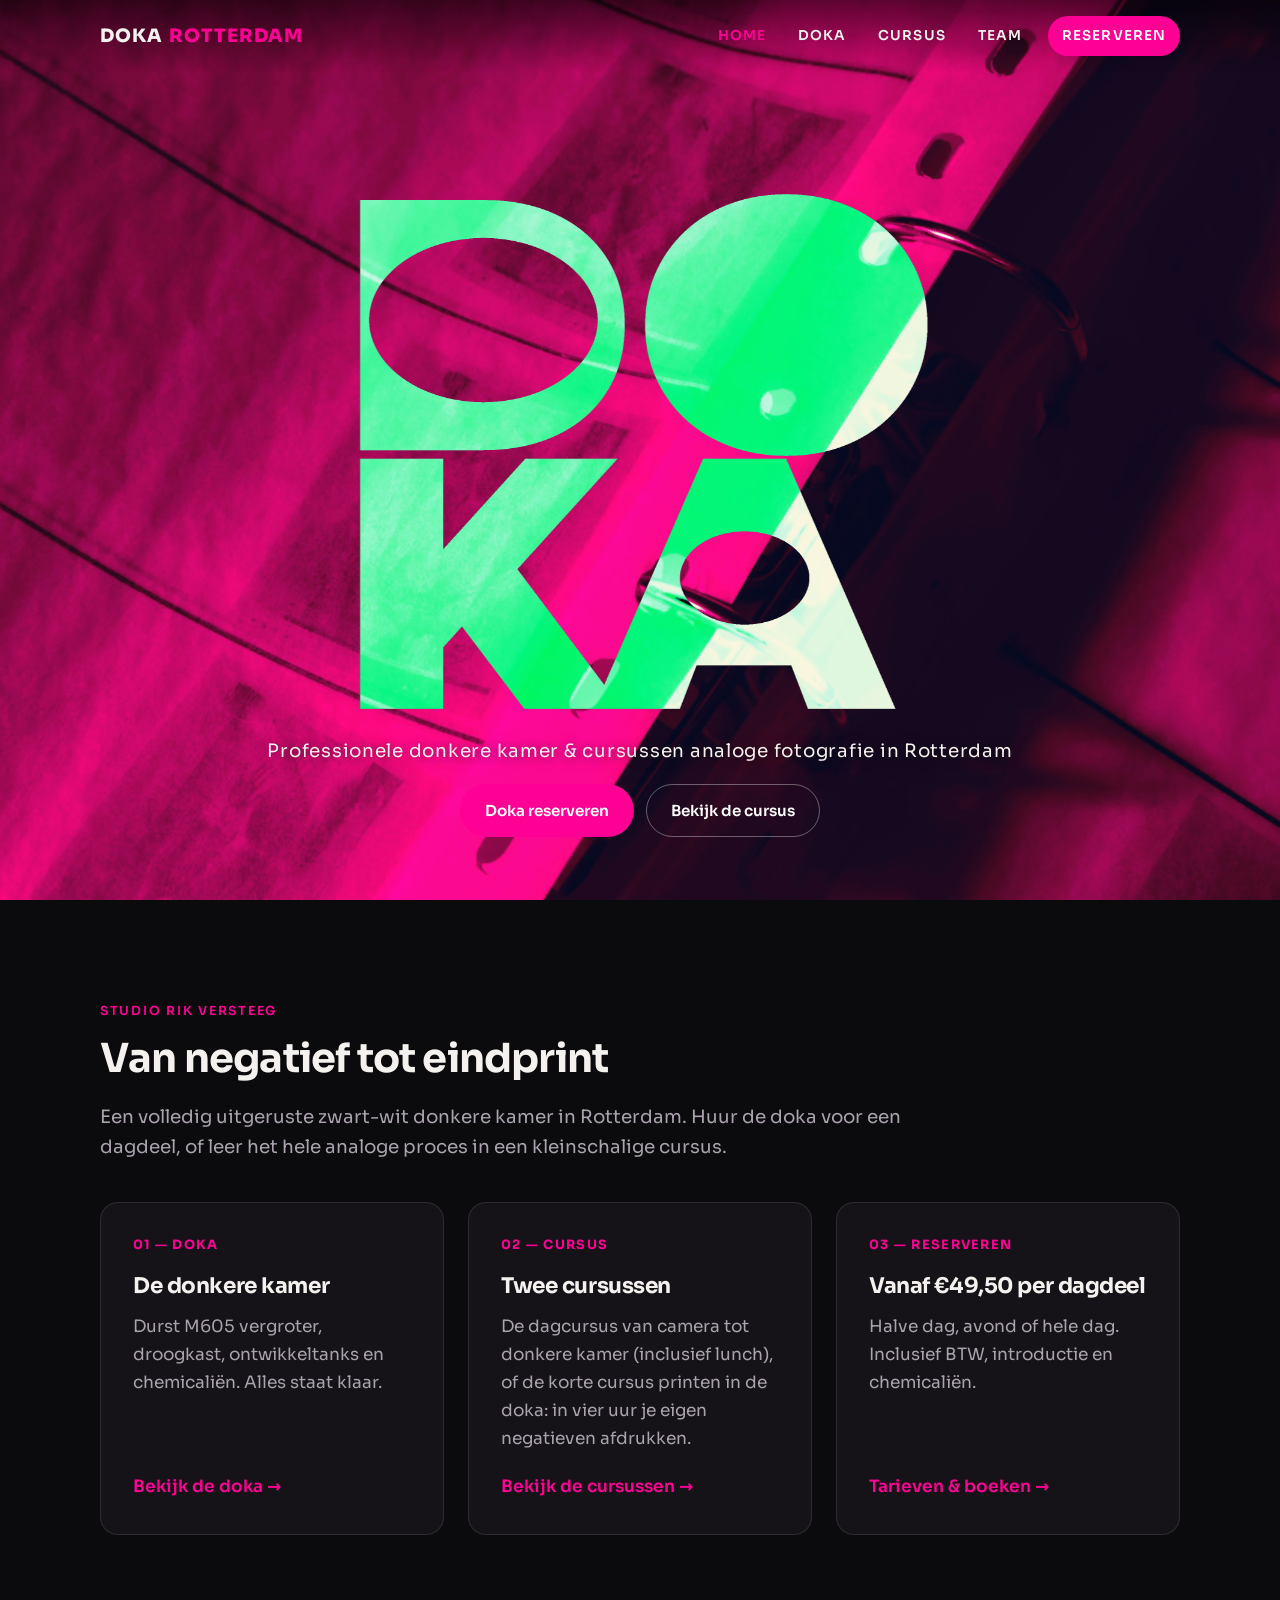
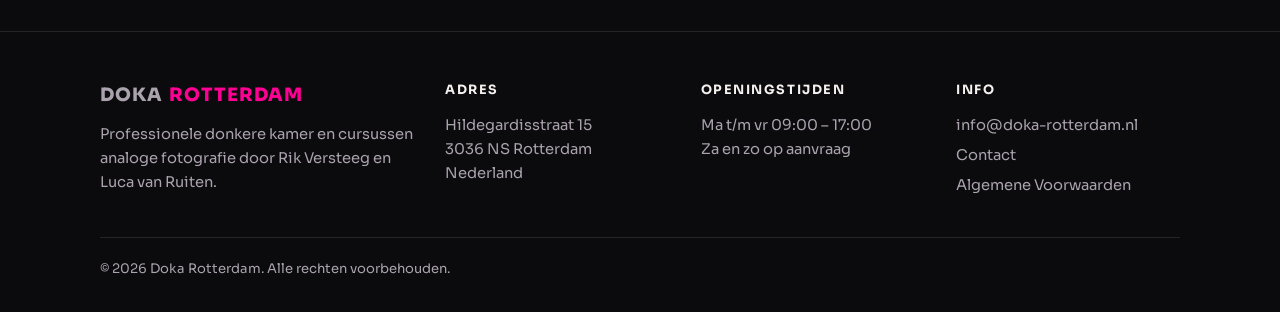
<file: index.html>
<!DOCTYPE html>
<html lang="nl-NL">
<head>
    <meta charset="UTF-8">
    <meta name="viewport" content="width=device-width, initial-scale=1.0">
    <link rel="preconnect" href="https://fonts.googleapis.com">
    <link rel="preconnect" href="https://fonts.gstatic.com" crossorigin>
    <link href="https://fonts.googleapis.com/css2?family=Sora:wght@100..800&display=swap" rel="stylesheet">
    <link rel="stylesheet" href="style/main.css">
    <link rel="icon" type="image/png" href="images/logo/logo_icon.png">
    <script src="script/main.js" defer></script>

    <title>Doka Rotterdam – Professionele Donkere Kamer Huren in Rotterdam</title>
    <meta name="description" content="Huur een professionele donkere kamer in Rotterdam bij Studio Rik Versteeg. Volledig uitgerust voor zwart-wit film ontwikkelen en afdrukken. Boek direct online.">
    <meta name="keywords" content="donkere kamer huren Rotterdam, doka huren Rotterdam, analoge fotografie Rotterdam, zwart-wit fotografie studio Rotterdam, film ontwikkelen Rotterdam">
    <meta name="author" content="Studio Rik Versteeg">
    <link rel="canonical" href="https://www.doka-rotterdam.nl/">

    <meta property="og:type" content="website">
    <meta property="og:url" content="https://www.doka-rotterdam.nl/">
    <meta property="og:title" content="Doka Rotterdam – Professionele Donkere Kamer Huren">
    <meta property="og:description" content="Huur een volledig uitgeruste donkere kamer in Rotterdam voor zwart-wit film ontwikkelen en afdrukken. Studio Rik Versteeg.">
    <meta property="og:image" content="https://www.doka-rotterdam.nl/images/compressed/web/1.jpg">
    <meta property="og:locale" content="nl_NL">
    <meta property="og:site_name" content="Doka Rotterdam">

    <script type="application/ld+json">
      {
        "@context": "https://schema.org",
        "@type": "LocalBusiness",
        "name": "Doka Rotterdam – Studio Rik Versteeg",
        "url": "https://www.doka-rotterdam.nl",
        "image": "https://www.doka-rotterdam.nl/images/compressed/web/1.jpg",
        "description": "Professionele donkere kamer te huur in Rotterdam voor zwart-wit film ontwikkelen en afdrukken.",
        "address": {
          "@type": "PostalAddress",
          "streetAddress": "Hildegardisstraat 15",
          "postalCode": "3036 NS",
          "addressLocality": "Rotterdam",
          "addressCountry": "NL"
        },
        "email": "info@doka-rotterdam.nl",
        "openingHours": "Mo-Fr 09:00-17:00"
      }
    </script>
</head>
<body>
    <header class="site-header site-header--overlay">
        <div class="wrap">
            <a class="brand" href="index.html">DOKA <span>ROTTERDAM</span></a>
            <button class="nav-toggle" aria-label="Menu" aria-expanded="false" aria-controls="nav"><span></span></button>
            <nav class="nav" id="nav">
                <a href="index.html" aria-current="page">HOME</a>
                <a href="impression.html">DOKA</a>
                <a href="cursus.html">CURSUS</a>
                <a href="team.html">TEAM</a>
                <a href="reserveren.html" class="nav-cta">RESERVEREN</a>
            </nav>
        </div>
    </header>

    <main>
        <section class="home-hero">
            <div class="track" aria-hidden="true">
                <!-- Two identical sets so the scroll animation loops seamlessly -->
                <div class="image" style="background-image: url('images/compressed/web/1.jpg')"></div>
                <div class="image" style="background-image: url('images/compressed/web/2.jpg')"></div>
                <div class="image" style="background-image: url('images/compressed/web/3.jpg')"></div>
                <div class="image" style="background-image: url('images/compressed/web/4.jpg')"></div>
                <div class="image" style="background-image: url('images/compressed/web/5.jpg')"></div>
                <div class="image" style="background-image: url('images/compressed/web/6.jpg')"></div>
                <div class="image" style="background-image: url('images/compressed/web/7.jpg')"></div>
                <div class="image" style="background-image: url('images/compressed/web/8.jpg')"></div>
                <div class="image" style="background-image: url('images/compressed/web/9.jpg')"></div>
                <div class="image" style="background-image: url('images/compressed/web/10.jpg')"></div>

                <div class="image" style="background-image: url('images/compressed/web/1.jpg')"></div>
                <div class="image" style="background-image: url('images/compressed/web/2.jpg')"></div>
                <div class="image" style="background-image: url('images/compressed/web/3.jpg')"></div>
                <div class="image" style="background-image: url('images/compressed/web/4.jpg')"></div>
                <div class="image" style="background-image: url('images/compressed/web/5.jpg')"></div>
                <div class="image" style="background-image: url('images/compressed/web/6.jpg')"></div>
                <div class="image" style="background-image: url('images/compressed/web/7.jpg')"></div>
                <div class="image" style="background-image: url('images/compressed/web/8.jpg')"></div>
                <div class="image" style="background-image: url('images/compressed/web/9.jpg')"></div>
                <div class="image" style="background-image: url('images/compressed/web/10.jpg')"></div>
            </div>
            <div id="overlay"></div>
            <div class="home-hero__logo">
                <img src="images/logo/logo_full_size_white.png" alt="Doka Rotterdam">
            </div>
            <div class="home-hero__content">
                <h1 class="sr-only">Doka Rotterdam – donkere kamer huren in Rotterdam</h1>
                <p>Professionele donkere kamer &amp; cursussen analoge fotografie in Rotterdam</p>
                <div class="btn-row">
                    <a class="btn btn--primary" href="reserveren.html">Doka reserveren</a>
                    <a class="btn btn--ghost" href="cursus.html">Bekijk de cursus</a>
                </div>
            </div>
        </section>

        <section class="section">
            <div class="wrap">
                <span class="eyebrow">Studio Rik Versteeg</span>
                <h2 class="section-title">Van negatief tot eindprint</h2>
                <p class="lead muted" style="max-width: 62ch">Een volledig uitgeruste zwart-wit donkere kamer in Rotterdam. Huur de doka voor een dagdeel, of leer het hele analoge proces in een kleinschalige cursus.</p>

                <div class="grid-3" style="margin-top: 40px">
                    <a class="card feature" href="impression.html">
                        <span class="num">01 — DOKA</span>
                        <h3>De donkere kamer</h3>
                        <p>Durst M605 vergroter, droogkast, ontwikkeltanks en chemicaliën. Alles staat klaar.</p>
                        <span class="arrow">Bekijk de doka →</span>
                    </a>
                    <a class="card feature" href="cursus.html">
                        <span class="num">02 — CURSUS</span>
                        <h3>Twee cursussen</h3>
                        <p>De dagcursus van camera tot donkere kamer (inclusief lunch), of de korte cursus printen in de doka: in vier uur je eigen negatieven afdrukken.</p>
                        <span class="arrow">Bekijk de cursussen →</span>
                    </a>
                    <a class="card feature" href="reserveren.html">
                        <span class="num">03 — RESERVEREN</span>
                        <h3>Vanaf €49,50 per dagdeel</h3>
                        <p>Halve dag, avond of hele dag. Inclusief BTW, introductie en chemicaliën.</p>
                        <span class="arrow">Tarieven &amp; boeken →</span>
                    </a>
                </div>
            </div>
        </section>
    </main>

    <footer class="site-footer">
        <div class="wrap">
            <div class="cols">
                <div>
                    <a class="brand" href="index.html">DOKA <span>ROTTERDAM</span></a>
                    <p style="margin-top: 12px">Professionele donkere kamer en cursussen analoge fotografie door Rik Versteeg en Luca van Ruiten.</p>
                </div>
                <div>
                    <h4>Adres</h4>
                    <address><a href="https://maps.app.goo.gl/UmLGHMcnTGEYaz4e9" target="_blank" rel="noopener">Hildegardisstraat 15<br>3036 NS Rotterdam<br>Nederland</a></address>
                </div>
                <div>
                    <h4>Openingstijden</h4>
                    <p>Ma t/m vr 09:00 – 17:00<br>Za en zo op aanvraag</p>
                </div>
                <div>
                    <h4>Info</h4>
                    <ul>
                        <li><a href="mailto:info@doka-rotterdam.nl">info@doka-rotterdam.nl</a></li>
                        <li><a href="contact.html">Contact</a></li>
                        <li><a href="terms.html">Algemene Voorwaarden</a></li>
                    </ul>
                </div>
            </div>
            <p class="legal">&copy; 2026 Doka Rotterdam. Alle rechten voorbehouden.</p>
        </div>
    </footer>
</body>
</html>
</file>
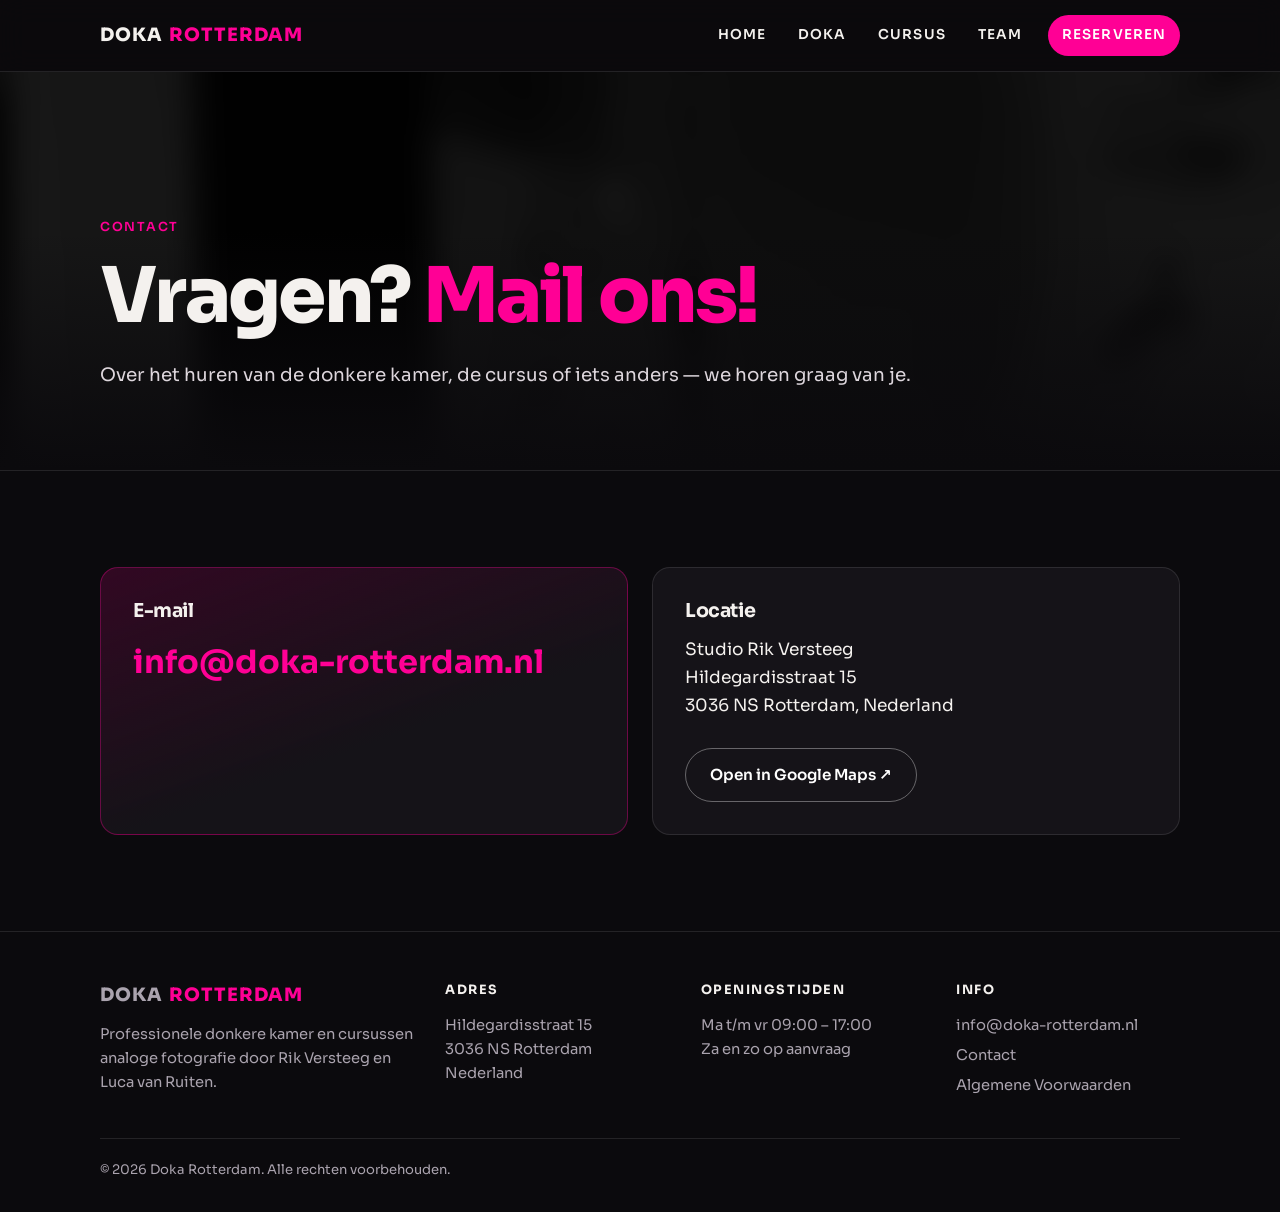
<file: contact.html>
<!DOCTYPE html>
<html lang="nl-NL">
<head>
    <meta charset="UTF-8">
    <meta name="viewport" content="width=device-width, initial-scale=1.0">
    <link rel="preconnect" href="https://fonts.googleapis.com">
    <link rel="preconnect" href="https://fonts.gstatic.com" crossorigin>
    <link href="https://fonts.googleapis.com/css2?family=Sora:wght@100..800&display=swap" rel="stylesheet">
    <link rel="stylesheet" href="style/main.css">
    <link rel="icon" type="image/png" href="images/logo/logo_icon.png">
    <script src="script/main.js" defer></script>

    <title>Contact – Doka Rotterdam | Donkere Kamer Rotterdam</title>
    <meta name="description" content="Vragen over het huren van de donkere kamer of de cursus? Neem contact op via info@doka-rotterdam.nl. Studio Rik Versteeg, Hildegardisstraat 15, Rotterdam.">
    <meta name="keywords" content="contact doka Rotterdam, donkere kamer Rotterdam adres, Studio Rik Versteeg contact">
    <meta name="author" content="Studio Rik Versteeg">
    <link rel="canonical" href="https://www.doka-rotterdam.nl/contact.html">

    <meta property="og:type" content="website">
    <meta property="og:url" content="https://www.doka-rotterdam.nl/contact.html">
    <meta property="og:title" content="Contact – Doka Rotterdam">
    <meta property="og:description" content="Vragen over de donkere kamer of cursus? Bereik ons via info@doka-rotterdam.nl. Hildegardisstraat 15, Rotterdam.">
    <meta property="og:image" content="https://www.doka-rotterdam.nl/images/compressed/web/1.jpg">
    <meta property="og:locale" content="nl_NL">
    <meta property="og:site_name" content="Doka Rotterdam">
</head>
<body>
    <header class="site-header">
        <div class="wrap">
            <a class="brand" href="index.html">DOKA <span>ROTTERDAM</span></a>
            <button class="nav-toggle" aria-label="Menu" aria-expanded="false" aria-controls="nav"><span></span></button>
            <nav class="nav" id="nav">
                <a href="index.html">HOME</a>
                <a href="impression.html">DOKA</a>
                <a href="cursus.html">CURSUS</a>
                <a href="team.html">TEAM</a>
                <a href="reserveren.html" class="nav-cta">RESERVEREN</a>
            </nav>
        </div>
    </header>

    <main>
        <section class="page-hero" style="--hero-img: url('../images/compressed/web/3.jpg')">
            <div class="wrap">
                <span class="eyebrow">Contact</span>
                <h1>Vragen? <em>Mail ons!</em></h1>
                <p class="lead">Over het huren van de donkere kamer, de cursus of iets anders — we horen graag van je.</p>
            </div>
        </section>

        <section class="section">
            <div class="wrap grid-2">
                <div class="card card--accent">
                    <h3>E-mail</h3>
                    <a class="contact-mail" href="mailto:info@doka-rotterdam.nl">info@doka-rotterdam.nl</a>
                </div>
                <div class="card">
                    <h3>Locatie</h3>
                    <address style="font-style: normal">
                        Studio Rik Versteeg<br>
                        Hildegardisstraat 15<br>
                        3036 NS Rotterdam, Nederland
                    </address>
                    <div class="btn-row">
                        <a class="btn btn--ghost" href="https://maps.app.goo.gl/UmLGHMcnTGEYaz4e9" target="_blank" rel="noopener">Open in Google Maps ↗</a>
                    </div>
                </div>
            </div>
        </section>
    </main>

    <footer class="site-footer">
        <div class="wrap">
            <div class="cols">
                <div>
                    <a class="brand" href="index.html">DOKA <span>ROTTERDAM</span></a>
                    <p style="margin-top: 12px">Professionele donkere kamer en cursussen analoge fotografie door Rik Versteeg en Luca van Ruiten.</p>
                </div>
                <div>
                    <h4>Adres</h4>
                    <address><a href="https://maps.app.goo.gl/UmLGHMcnTGEYaz4e9" target="_blank" rel="noopener">Hildegardisstraat 15<br>3036 NS Rotterdam<br>Nederland</a></address>
                </div>
                <div>
                    <h4>Openingstijden</h4>
                    <p>Ma t/m vr 09:00 – 17:00<br>Za en zo op aanvraag</p>
                </div>
                <div>
                    <h4>Info</h4>
                    <ul>
                        <li><a href="mailto:info@doka-rotterdam.nl">info@doka-rotterdam.nl</a></li>
                        <li><a href="contact.html">Contact</a></li>
                        <li><a href="terms.html">Algemene Voorwaarden</a></li>
                    </ul>
                </div>
            </div>
            <p class="legal">&copy; 2026 Doka Rotterdam. Alle rechten voorbehouden.</p>
        </div>
    </footer>
</body>
</html>
</file>
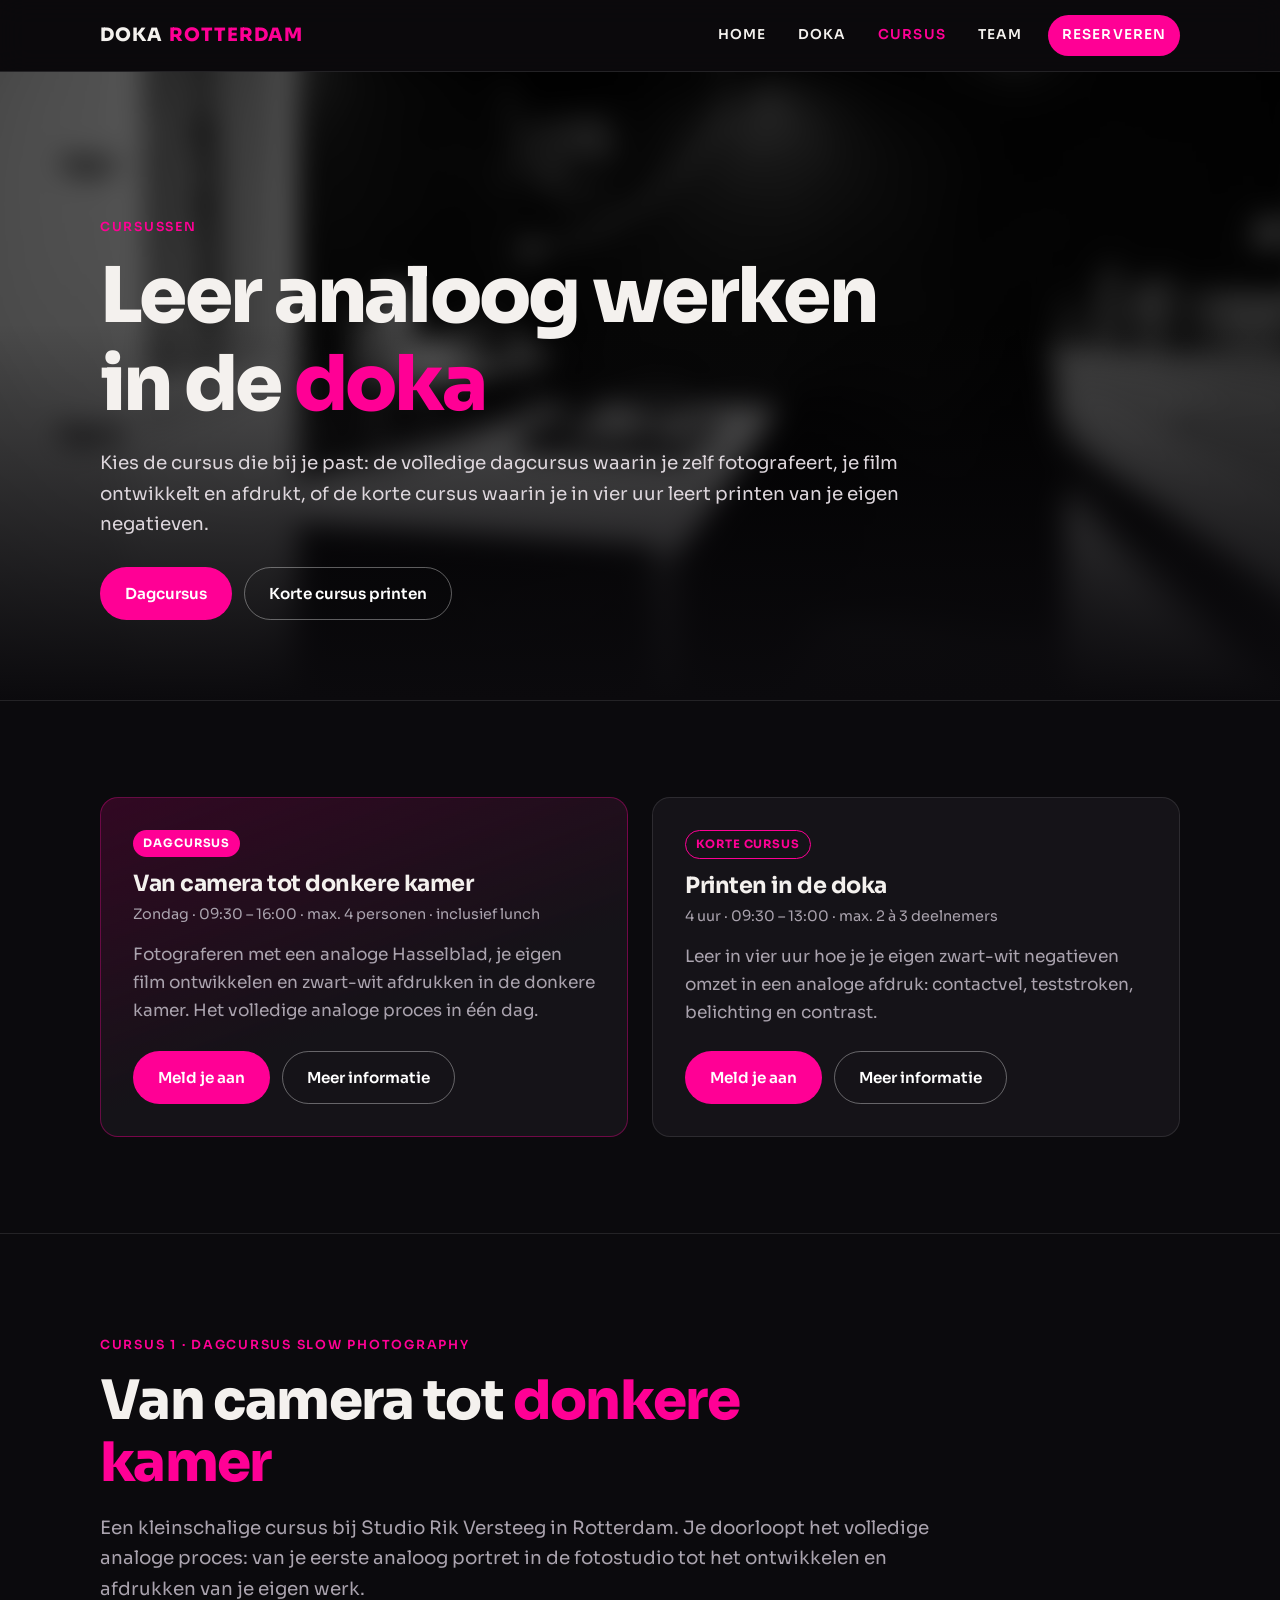
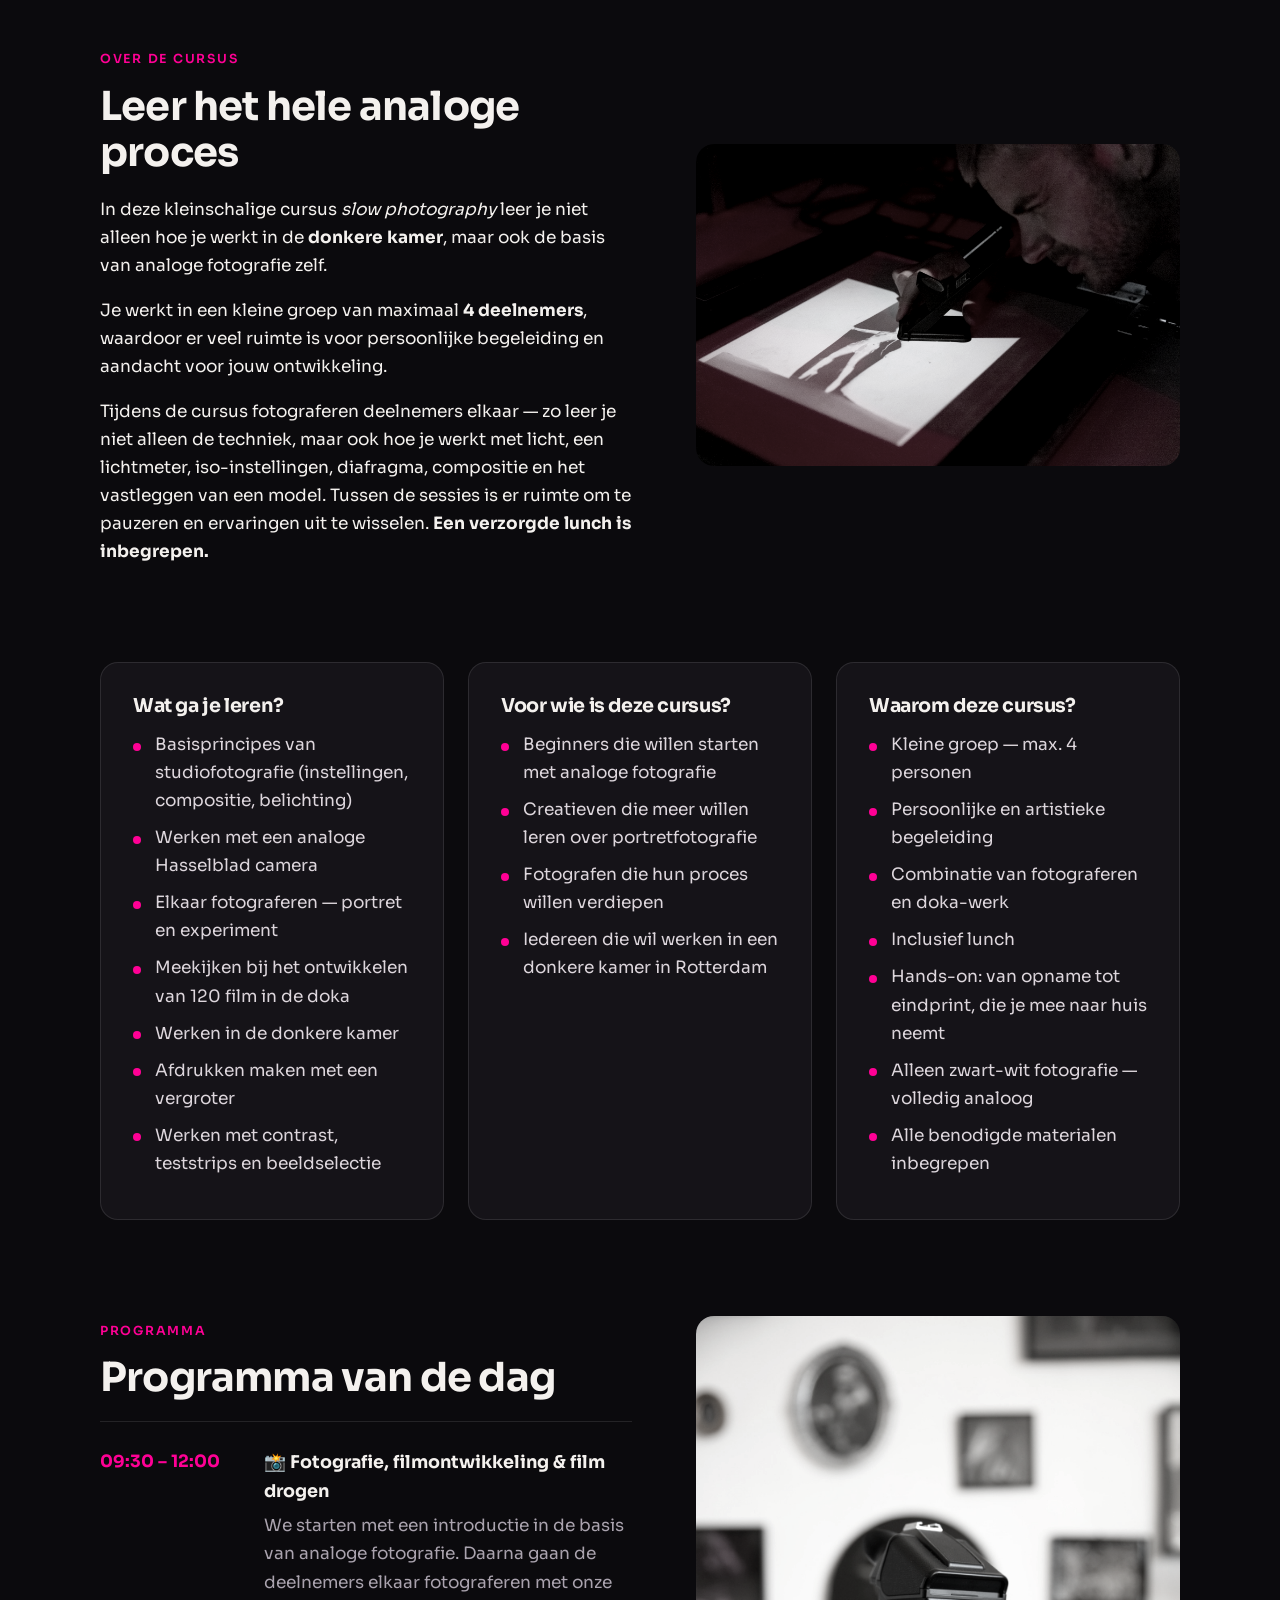
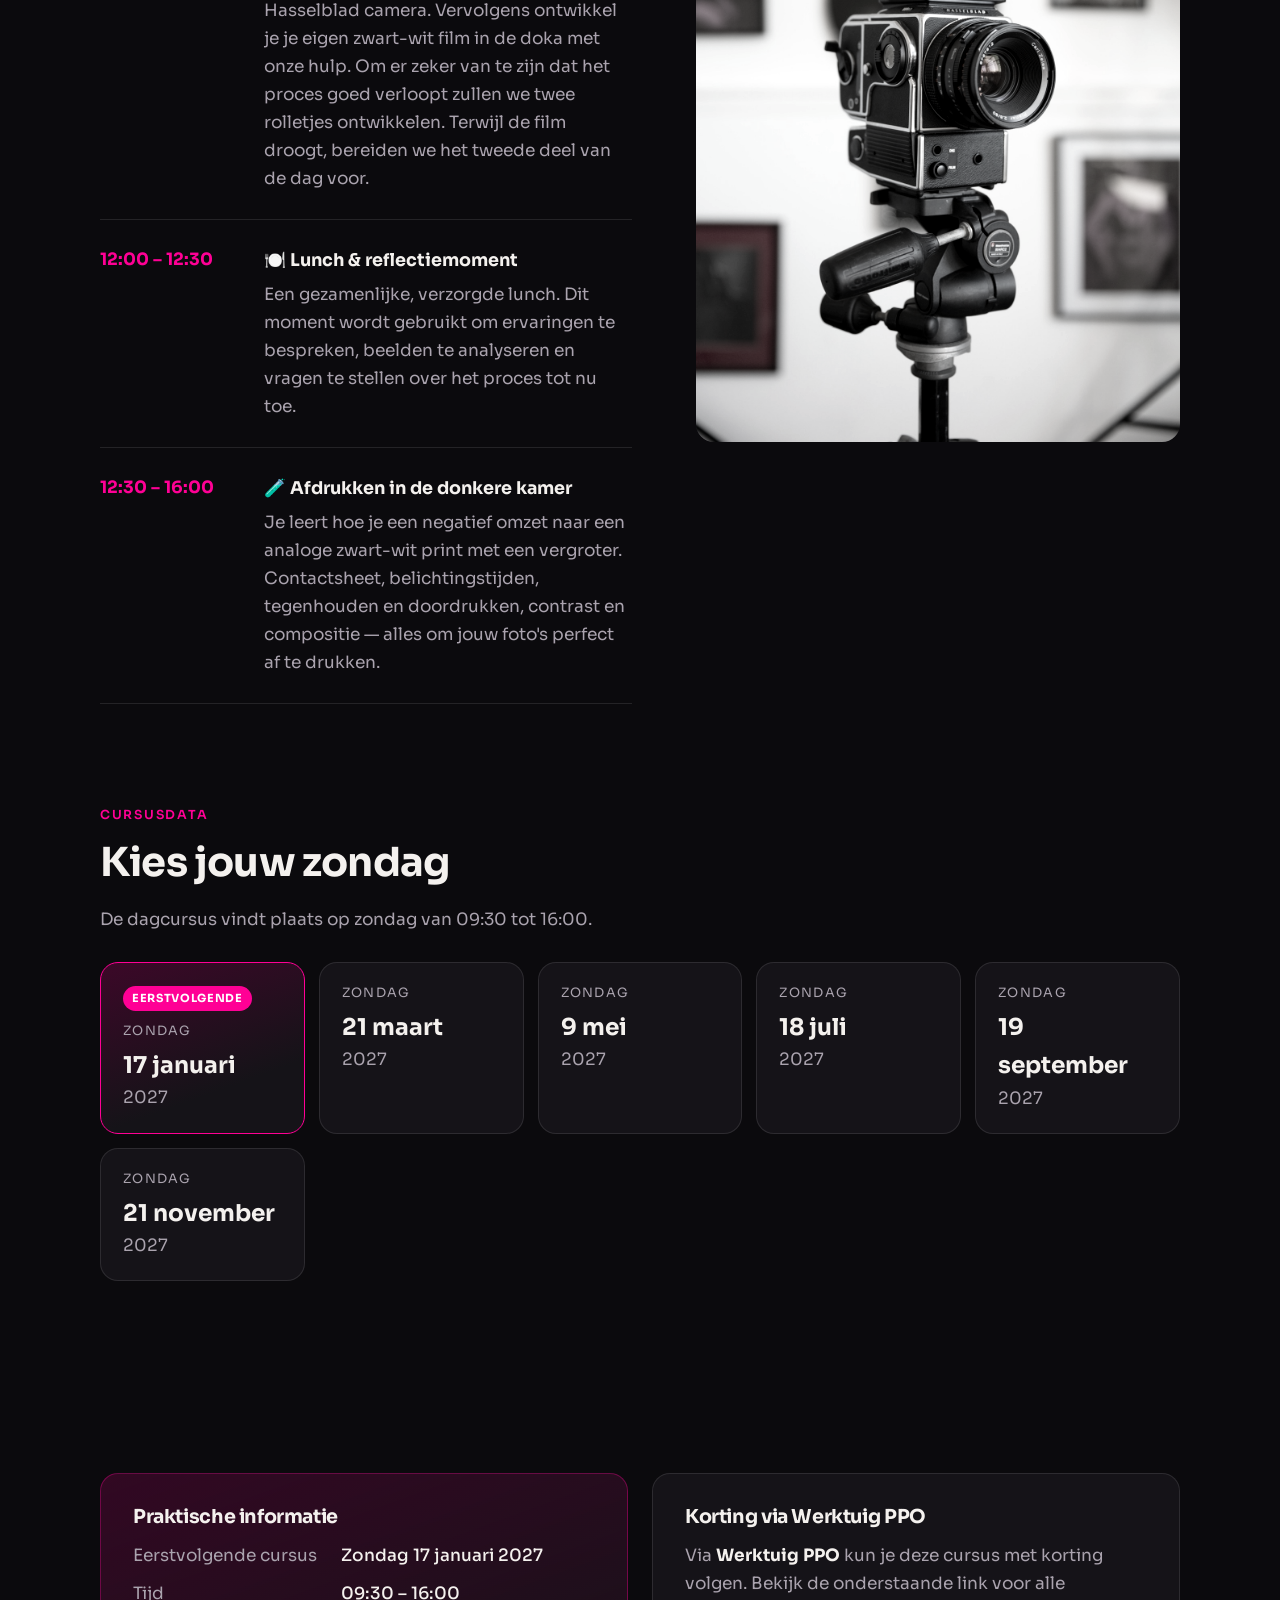
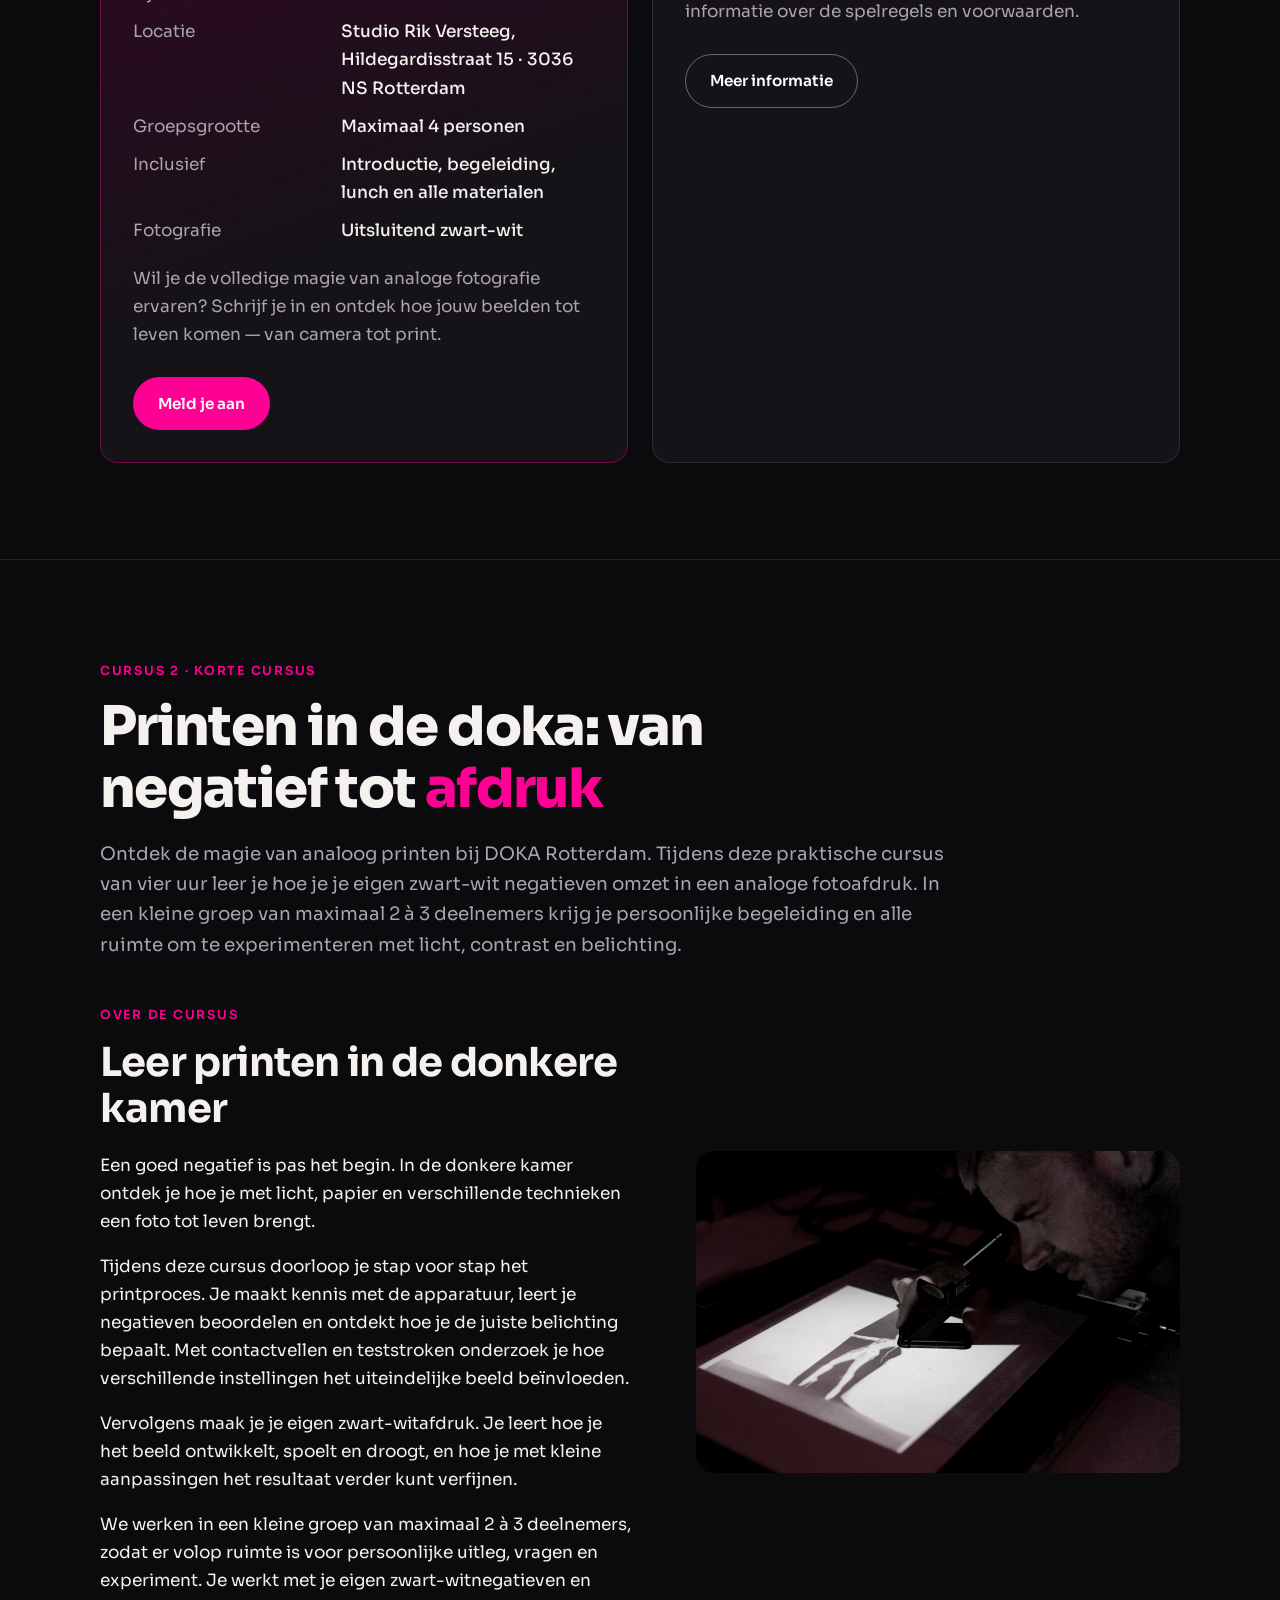
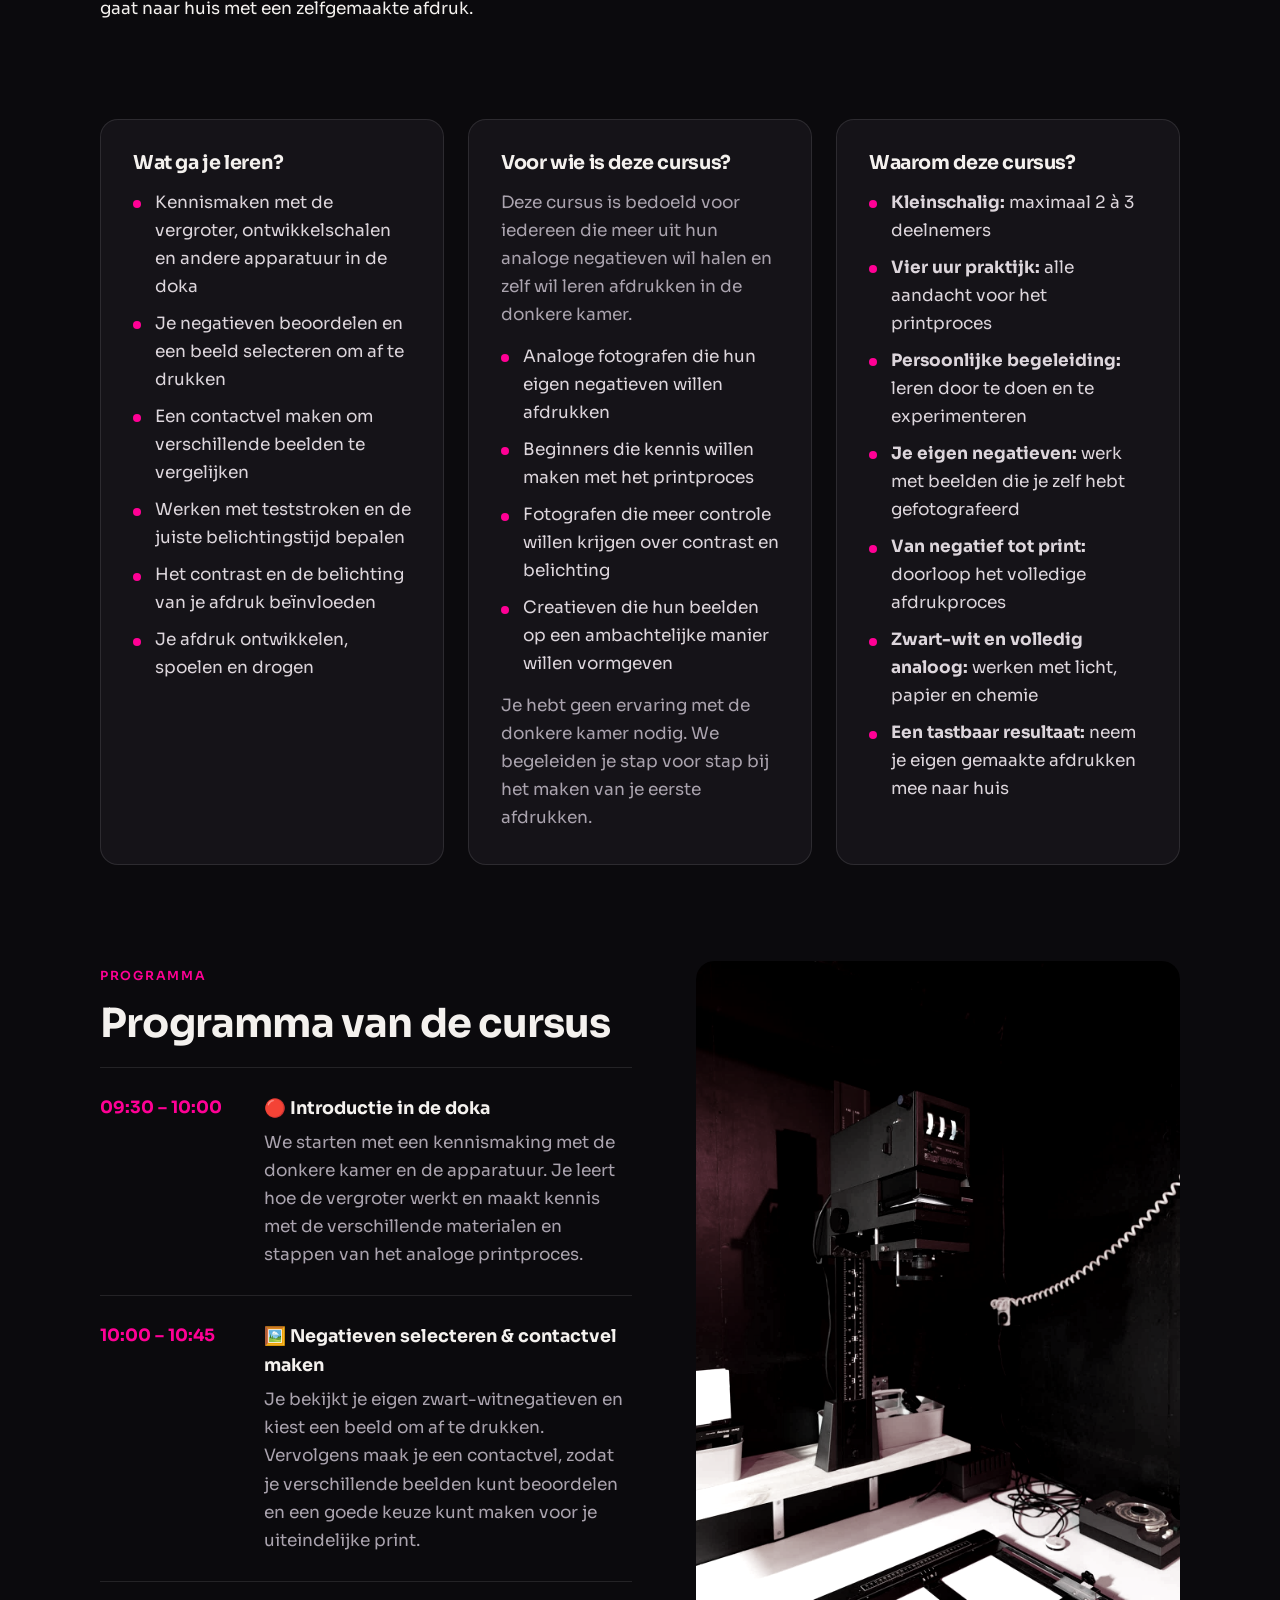
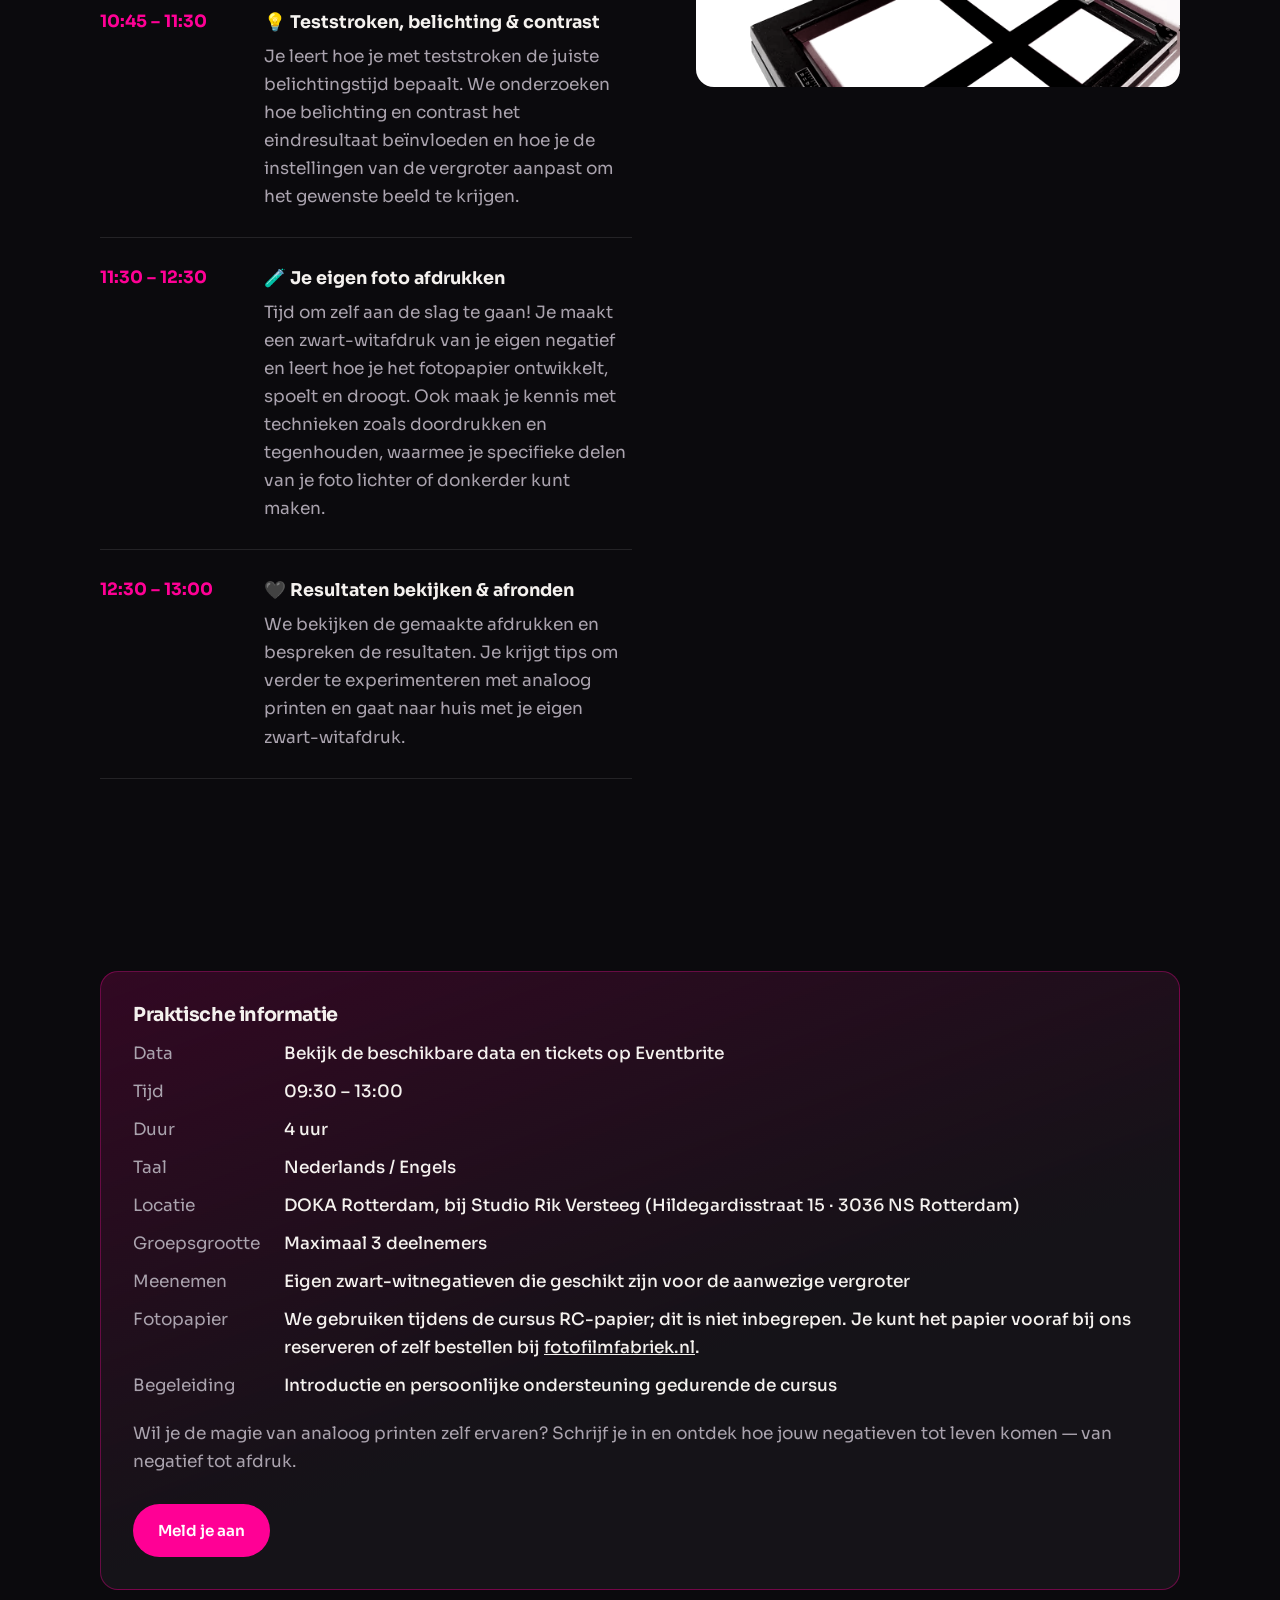
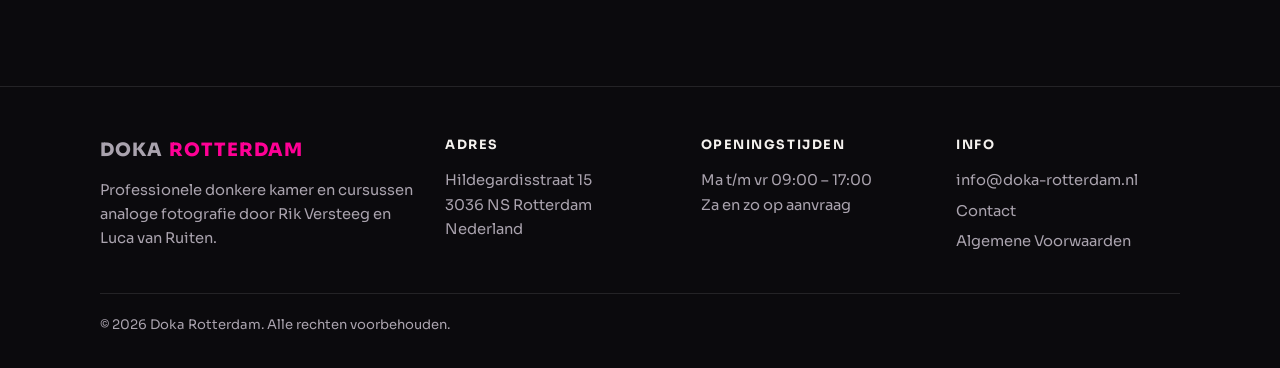
<file: cursus.html>
<!DOCTYPE html>
<html lang="nl-NL">
<head>
    <meta charset="UTF-8">
    <meta name="viewport" content="width=device-width, initial-scale=1.0">
    <link rel="preconnect" href="https://fonts.googleapis.com">
    <link rel="preconnect" href="https://fonts.gstatic.com" crossorigin>
    <link href="https://fonts.googleapis.com/css2?family=Sora:wght@100..800&display=swap" rel="stylesheet">
    <link rel="stylesheet" href="style/main.css">
    <link rel="icon" type="image/png" href="images/logo/logo_icon.png">
    <script src="script/main.js" defer></script>

    <!-- ── Primary SEO ────────────────────────────────────────────────── -->
    <title>Cursussen Analoge Fotografie & Donkere Kamer Rotterdam | Doka Rotterdam</title>
    <meta name="description" content="Twee cursussen in onze donkere kamer in Rotterdam: de dagcursus van camera tot donkere kamer (max. 4 personen, inclusief lunch) en de korte cursus printen in de doka (4 uur, max. 3 deelnemers).">
    <meta name="keywords" content="cursus analoge fotografie Rotterdam, donkere kamer cursus Rotterdam, doka cursus, cursus printen donkere kamer, zwart-wit fotografie workshop, analoog afdrukken leren, film ontwikkelen Rotterdam">
    <meta name="author" content="Studio Rik Versteeg">
    <link rel="canonical" href="https://www.doka-rotterdam.nl/cursus.html">

    <!-- ── Open Graph (WhatsApp, Facebook, LinkedIn previews) ────────── -->
    <meta property="og:type" content="website">
    <meta property="og:url" content="https://www.doka-rotterdam.nl/cursus.html">
    <meta property="og:title" content="Cursussen Analoge Fotografie & Donkere Kamer Rotterdam">
    <meta property="og:description" content="Dagcursus van camera tot donkere kamer, of de korte cursus printen in de doka. Kleinschalig en persoonlijk bij DOKA Rotterdam.">
    <meta property="og:image" content="https://www.doka-rotterdam.nl/images/cursus_photos/web/1.jpg">
    <meta property="og:locale" content="nl_NL">
    <meta property="og:site_name" content="Doka Rotterdam">

    <!-- ── Structured data: both courses. The full-day course has one
         CourseInstance per date; keep those in sync with the "Cursusdata" list. -->
    <script type="application/ld+json">
    {
      "@context": "https://schema.org",
      "@graph": [
        {
          "@type": "Course",
          "name": "Cursus Analoge Fotografie & Donkere Kamer",
          "description": "Kleinschalige cursus slow photography waarbij je leert fotograferen met een analoge Hasselblad, je eigen film ontwikkelt en zwart-wit afdrukken maakt in de donkere kamer. Inclusief lunch. Maximaal 4 deelnemers.",
          "provider": {
            "@type": "LocalBusiness",
            "name": "Studio Rik Versteeg / Doka Rotterdam",
            "url": "https://www.doka-rotterdam.nl",
            "address": {
              "@type": "PostalAddress",
              "streetAddress": "Hildegardisstraat 15",
              "postalCode": "3036 NS",
              "addressLocality": "Rotterdam",
              "addressCountry": "NL"
            }
          },
          "url": "https://www.doka-rotterdam.nl/cursus.html#dagcursus",
          "inLanguage": "nl",
          "hasCourseInstance": [
            {
              "@type": "CourseInstance",
              "courseMode": "onsite",
              "startDate": "2026-11-29T09:30+01:00",
              "endDate": "2026-11-29T16:00+01:00",
              "location": {
                "@type": "Place",
                "name": "Studio Rik Versteeg",
                "address": "Hildegardisstraat 15, 3036 NS Rotterdam"
              }
            },
            {
              "@type": "CourseInstance",
              "courseMode": "onsite",
              "startDate": "2027-01-17T09:30+01:00",
              "endDate": "2027-01-17T16:00+01:00",
              "location": {
                "@type": "Place",
                "name": "Studio Rik Versteeg",
                "address": "Hildegardisstraat 15, 3036 NS Rotterdam"
              }
            },
            {
              "@type": "CourseInstance",
              "courseMode": "onsite",
              "startDate": "2027-03-21T09:30+01:00",
              "endDate": "2027-03-21T16:00+01:00",
              "location": {
                "@type": "Place",
                "name": "Studio Rik Versteeg",
                "address": "Hildegardisstraat 15, 3036 NS Rotterdam"
              }
            },
            {
              "@type": "CourseInstance",
              "courseMode": "onsite",
              "startDate": "2027-05-09T09:30+02:00",
              "endDate": "2027-05-09T16:00+02:00",
              "location": {
                "@type": "Place",
                "name": "Studio Rik Versteeg",
                "address": "Hildegardisstraat 15, 3036 NS Rotterdam"
              }
            },
            {
              "@type": "CourseInstance",
              "courseMode": "onsite",
              "startDate": "2027-07-18T09:30+02:00",
              "endDate": "2027-07-18T16:00+02:00",
              "location": {
                "@type": "Place",
                "name": "Studio Rik Versteeg",
                "address": "Hildegardisstraat 15, 3036 NS Rotterdam"
              }
            },
            {
              "@type": "CourseInstance",
              "courseMode": "onsite",
              "startDate": "2027-09-19T09:30+02:00",
              "endDate": "2027-09-19T16:00+02:00",
              "location": {
                "@type": "Place",
                "name": "Studio Rik Versteeg",
                "address": "Hildegardisstraat 15, 3036 NS Rotterdam"
              }
            },
            {
              "@type": "CourseInstance",
              "courseMode": "onsite",
              "startDate": "2027-11-21T09:30+01:00",
              "endDate": "2027-11-21T16:00+01:00",
              "location": {
                "@type": "Place",
                "name": "Studio Rik Versteeg",
                "address": "Hildegardisstraat 15, 3036 NS Rotterdam"
              }
            }
          ]
        },
        {
          "@type": "Course",
          "name": "Cursus printen in de doka",
          "description": "Praktische cursus van vier uur waarin je leert hoe je je eigen zwart-wit negatieven omzet in een analoge fotoafdruk in de donkere kamer. Maximaal 3 deelnemers.",
          "provider": {
            "@type": "LocalBusiness",
            "name": "Studio Rik Versteeg / Doka Rotterdam",
            "url": "https://www.doka-rotterdam.nl",
            "address": {
              "@type": "PostalAddress",
              "streetAddress": "Hildegardisstraat 15",
              "postalCode": "3036 NS",
              "addressLocality": "Rotterdam",
              "addressCountry": "NL"
            }
          },
          "url": "https://www.doka-rotterdam.nl/cursus.html#printcursus",
          "inLanguage": [
            "nl",
            "en"
          ],
          "hasCourseInstance": [
            {
              "@type": "CourseInstance",
              "courseMode": "onsite",
              "courseWorkload": "PT4H",
              "location": {
                "@type": "Place",
                "name": "Studio Rik Versteeg",
                "address": "Hildegardisstraat 15, 3036 NS Rotterdam"
              },
              "url": "https://www.eventbrite.nl/e/2003963549923?aff=oddtdtcreator"
            }
          ]
        }
      ]
    }
    </script>
</head>
<body>
    <header class="site-header">
        <div class="wrap">
            <a class="brand" href="index.html">DOKA <span>ROTTERDAM</span></a>
            <button class="nav-toggle" aria-label="Menu" aria-expanded="false" aria-controls="nav"><span></span></button>
            <nav class="nav" id="nav">
                <a href="index.html">HOME</a>
                <a href="impression.html">DOKA</a>
                <a href="cursus.html" aria-current="page">CURSUS</a>
                <a href="team.html">TEAM</a>
                <a href="reserveren.html" class="nav-cta">RESERVEREN</a>
            </nav>
        </div>
    </header>

    <main>
        <section class="page-hero" style="--hero-img: url('../images/doka_img/compressed/8.jpg')">
            <div class="wrap">
                <span class="eyebrow">Cursussen</span>
                <h1>Leer analoog werken in de <em>doka</em></h1>
                <p class="lead">Kies de cursus die bij je past: de volledige dagcursus waarin je zelf fotografeert, je film ontwikkelt en afdrukt, of de korte cursus waarin je in vier uur leert printen van je eigen negatieven.</p>
                <div class="btn-row">
                    <a class="btn btn--primary" href="#dagcursus">Dagcursus</a>
                    <a class="btn btn--ghost" href="#printcursus">Korte cursus printen</a>
                </div>
            </div>
        </section>

        <section class="section">
            <div class="wrap grid-2">
                <div class="card card--accent course-card">
                    <span class="badge">Dagcursus</span>
                    <h3>Van camera tot donkere kamer</h3>
                    <span class="time">Zondag · 09:30 – 16:00 · max. 4 personen · inclusief lunch</span>
                    <p class="muted">Fotograferen met een analoge Hasselblad, je eigen film ontwikkelen en zwart-wit afdrukken in de donkere kamer. Het volledige analoge proces in één dag.</p>
                    <div class="btn-row">
                        <a class="btn btn--primary" href="https://www.eventbrite.nl/e/masterclass-cursus-analoge-fotografie-printen-in-de-doka-tickets-2002797812170?aff=ebdssbdestsearch" target="_blank" rel="noopener">Meld je aan</a>
                        <a class="btn btn--ghost" href="#dagcursus">Meer informatie</a>
                    </div>
                </div>
                <div class="card course-card">
                    <span class="badge badge--ghost">Korte cursus</span>
                    <h3>Printen in de doka</h3>
                    <span class="time">4 uur · 09:30 – 13:00 · max. 2 à 3 deelnemers</span>
                    <p class="muted">Leer in vier uur hoe je je eigen zwart-wit negatieven omzet in een analoge afdruk: contactvel, teststroken, belichting en contrast.</p>
                    <div class="btn-row">
                        <a class="btn btn--primary" href="https://www.eventbrite.nl/e/2003963549923?aff=oddtdtcreator" target="_blank" rel="noopener">Meld je aan</a>
                        <a class="btn btn--ghost" href="#printcursus">Meer informatie</a>
                    </div>
                </div>
            </div>
        </section>

        <section class="section course-head" id="dagcursus">
            <div class="wrap">
                <span class="eyebrow">Cursus 1 · Dagcursus slow photography</span>
                <h2 class="course-title">Van camera tot <em>donkere kamer</em></h2>
                <p class="lead muted">Een kleinschalige cursus bij Studio Rik Versteeg in Rotterdam. Je doorloopt het volledige analoge proces: van je eerste analoog portret in de fotostudio tot het ontwikkelen en afdrukken van je eigen werk.</p>
            </div>
        </section>

        <section class="section section--tight">
            <div class="wrap split">
                <div>
                    <span class="eyebrow">Over de cursus</span>
                    <h2 class="section-title">Leer het hele analoge proces</h2>
                    <p>In deze kleinschalige cursus <em>slow photography</em> leer je niet alleen hoe je werkt in de <strong>donkere kamer</strong>, maar ook de basis van analoge fotografie zelf.</p>
                    <p>Je werkt in een kleine groep van maximaal <strong>4 deelnemers</strong>, waardoor er veel ruimte is voor persoonlijke begeleiding en aandacht voor jouw ontwikkeling.</p>
                    <p>Tijdens de cursus fotograferen deelnemers elkaar — zo leer je niet alleen de techniek, maar ook hoe je werkt met licht, een lichtmeter, iso-instellingen, diafragma, compositie en het vastleggen van een model. Tussen de sessies is er ruimte om te pauzeren en ervaringen uit te wisselen. <strong>Een verzorgde lunch is inbegrepen.</strong></p>
                </div>
                <div class="photo photo--bw" style="aspect-ratio: 3 / 2">
                    <img src="images/cursus_photos/web/1.jpg" alt="Cursus analoge fotografie" loading="lazy">
                </div>
            </div>
        </section>

        <section class="section section--tight">
            <div class="wrap grid-3">
                <div class="card">
                    <h3>Wat ga je leren?</h3>
                    <ul class="list">
                        <li>Basisprincipes van studiofotografie (instellingen, compositie, belichting)</li>
                        <li>Werken met een analoge Hasselblad camera</li>
                        <li>Elkaar fotograferen — portret en experiment</li>
                        <li>Meekijken bij het ontwikkelen van 120 film in de doka</li>
                        <li>Werken in de donkere kamer</li>
                        <li>Afdrukken maken met een vergroter</li>
                        <li>Werken met contrast, teststrips en beeldselectie</li>
                    </ul>
                </div>
                <div class="card">
                    <h3>Voor wie is deze cursus?</h3>
                    <ul class="list">
                        <li>Beginners die willen starten met analoge fotografie</li>
                        <li>Creatieven die meer willen leren over portretfotografie</li>
                        <li>Fotografen die hun proces willen verdiepen</li>
                        <li>Iedereen die wil werken in een donkere kamer in Rotterdam</li>
                    </ul>
                </div>
                <div class="card">
                    <h3>Waarom deze cursus?</h3>
                    <ul class="list">
                        <li>Kleine groep — max. 4 personen</li>
                        <li>Persoonlijke en artistieke begeleiding</li>
                        <li>Combinatie van fotograferen en doka-werk</li>
                        <li>Inclusief lunch</li>
                        <li>Hands-on: van opname tot eindprint, die je mee naar huis neemt</li>
                        <li>Alleen zwart-wit fotografie — volledig analoog</li>
                        <li>Alle benodigde materialen inbegrepen</li>
                    </ul>
                </div>
            </div>
        </section>

        <section class="section section--tight" id="programma-dag">
            <div class="wrap split" style="align-items: start">
                <div>
                    <span class="eyebrow">Programma</span>
                    <h2 class="section-title">Programma van de dag</h2>
                    <ul class="timeline">
                        <li>
                            <span class="timeline-time">09:30 – 12:00</span>
                            <div class="timeline-body">
                                <strong>📸 Fotografie, filmontwikkeling &amp; film drogen</strong>
                                <p>We starten met een introductie in de basis van analoge fotografie. Daarna gaan de deelnemers elkaar fotograferen met onze Hasselblad camera. Vervolgens ontwikkel je je eigen zwart-wit film in de doka met onze hulp. Om er zeker van te zijn dat het proces goed verloopt zullen we twee rolletjes ontwikkelen. Terwijl de film droogt, bereiden we het tweede deel van de dag voor.</p>
                            </div>
                        </li>
                        <li>
                            <span class="timeline-time">12:00 – 12:30</span>
                            <div class="timeline-body">
                                <strong>🍽️ Lunch &amp; reflectiemoment</strong>
                                <p>Een gezamenlijke, verzorgde lunch. Dit moment wordt gebruikt om ervaringen te bespreken, beelden te analyseren en vragen te stellen over het proces tot nu toe.</p>
                            </div>
                        </li>
                        <li>
                            <span class="timeline-time">12:30 – 16:00</span>
                            <div class="timeline-body">
                                <strong>🧪 Afdrukken in de donkere kamer</strong>
                                <p>Je leert hoe je een negatief omzet naar een analoge zwart-wit print met een vergroter. Contactsheet, belichtingstijden, tegenhouden en doordrukken, contrast en compositie — alles om jouw foto's perfect af te drukken.</p>
                            </div>
                        </li>
                    </ul>
                </div>
                <div class="photo photo--bw" style="aspect-ratio: 2 / 3">
                    <img src="images/cursus_photos/web/2.jpg" alt="Werken in de donkere kamer" loading="lazy">
                </div>
            </div>
        </section>

        <!-- Course dates. To add a date: copy an <li>, update datetime, data-label
             and the visible text, and add a matching CourseInstance in the
             JSON-LD in <head>. Past dates are hidden automatically by script/main.js. -->
        <section class="section section--tight" id="data">
            <div class="wrap">
                <span class="eyebrow">Cursusdata</span>
                <h2 class="section-title">Kies jouw zondag</h2>
                <p class="muted" style="margin-bottom: 28px">De dagcursus vindt plaats op zondag van 09:30 tot 16:00.</p>
                <ul class="dates">
                    <li class="date-card" data-label="Zondag 29 november 2026"><time datetime="2026-11-29"><span class="day">Zondag</span><span class="date">29 november</span><span class="year">2026</span></time></li>
                    <li class="date-card" data-label="Zondag 17 januari 2027"><time datetime="2027-01-17"><span class="day">Zondag</span><span class="date">17 januari</span><span class="year">2027</span></time></li>
                    <li class="date-card" data-label="Zondag 21 maart 2027"><time datetime="2027-03-21"><span class="day">Zondag</span><span class="date">21 maart</span><span class="year">2027</span></time></li>
                    <li class="date-card" data-label="Zondag 9 mei 2027"><time datetime="2027-05-09"><span class="day">Zondag</span><span class="date">9 mei</span><span class="year">2027</span></time></li>
                    <li class="date-card" data-label="Zondag 18 juli 2027"><time datetime="2027-07-18"><span class="day">Zondag</span><span class="date">18 juli</span><span class="year">2027</span></time></li>
                    <li class="date-card" data-label="Zondag 19 september 2027"><time datetime="2027-09-19"><span class="day">Zondag</span><span class="date">19 september</span><span class="year">2027</span></time></li>
                    <li class="date-card" data-label="Zondag 21 november 2027"><time datetime="2027-11-21"><span class="day">Zondag</span><span class="date">21 november</span><span class="year">2027</span></time></li>
                </ul>
                <p class="muted" data-dates-empty hidden>Nieuwe data volgen binnenkort. Mail ons via <a href="mailto:info@doka-rotterdam.nl">info@doka-rotterdam.nl</a>.</p>
            </div>
        </section>

        <section class="section">
            <div class="wrap grid-2">
                <div class="card card--accent">
                    <h3>Praktische informatie</h3>
                    <dl class="facts">
                        <dt>Eerstvolgende cursus</dt>
                        <dd data-next-course>Zondag 29 november 2026</dd>
                        <dt>Tijd</dt>
                        <dd>09:30 – 16:00</dd>
                        <dt>Locatie</dt>
                        <dd>Studio Rik Versteeg, Hildegardisstraat 15 · 3036 NS Rotterdam</dd>
                        <dt>Groepsgrootte</dt>
                        <dd>Maximaal 4 personen</dd>
                        <dt>Inclusief</dt>
                        <dd>Introductie, begeleiding, lunch en alle materialen</dd>
                        <dt>Fotografie</dt>
                        <dd>Uitsluitend zwart-wit</dd>
                    </dl>
                    <p class="muted" style="margin-top: 20px">Wil je de volledige magie van analoge fotografie ervaren? Schrijf je in en ontdek hoe jouw beelden tot leven komen — van camera tot print.</p>
                    <div class="btn-row">
                        <a class="btn btn--primary" href="https://www.eventbrite.nl/e/masterclass-cursus-analoge-fotografie-printen-in-de-doka-tickets-2002797812170?aff=ebdssbdestsearch" target="_blank" rel="noopener">Meld je aan</a>
                    </div>
                </div>
                <div class="card">
                    <h3>Korting via Werktuig PPO</h3>
                    <p class="muted">Via <strong style="color: var(--text)">Werktuig PPO</strong> kun je deze cursus met korting volgen. Bekijk de onderstaande link voor alle informatie over de spelregels en voorwaarden.</p>
                    <div class="btn-row">
                        <a class="btn btn--ghost" href="https://werktuigppo.nl/spelregels/" target="_blank" rel="noopener">Meer informatie</a>
                    </div>
                </div>
            </div>
        </section>
    

        <section class="section course-head" id="printcursus">
            <div class="wrap">
                <span class="eyebrow">Cursus 2 · Korte cursus</span>
                <h2 class="course-title">Printen in de doka: van negatief tot <em>afdruk</em></h2>
                <p class="lead muted">Ontdek de magie van analoog printen bij DOKA Rotterdam. Tijdens deze praktische cursus van vier uur leer je hoe je je eigen zwart-wit negatieven omzet in een analoge fotoafdruk. In een kleine groep van maximaal 2 à 3 deelnemers krijg je persoonlijke begeleiding en alle ruimte om te experimenteren met licht, contrast en belichting.</p>
            </div>
        </section>

        <section class="section section--tight">
            <div class="wrap split">
                <div>
                    <span class="eyebrow">Over de cursus</span>
                    <h2 class="section-title">Leer printen in de donkere kamer</h2>
                    <p>Een goed negatief is pas het begin. In de donkere kamer ontdek je hoe je met licht, papier en verschillende technieken een foto tot leven brengt.</p>
                    <p>Tijdens deze cursus doorloop je stap voor stap het printproces. Je maakt kennis met de apparatuur, leert je negatieven beoordelen en ontdekt hoe je de juiste belichting bepaalt. Met contactvellen en teststroken onderzoek je hoe verschillende instellingen het uiteindelijke beeld beïnvloeden.</p>
                    <p>Vervolgens maak je je eigen zwart-witafdruk. Je leert hoe je het beeld ontwikkelt, spoelt en droogt, en hoe je met kleine aanpassingen het resultaat verder kunt verfijnen.</p>
                    <p>We werken in een kleine groep van maximaal 2 à 3 deelnemers, zodat er volop ruimte is voor persoonlijke uitleg, vragen en experiment. Je werkt met je eigen zwart-witnegatieven en gaat naar huis met een zelfgemaakte afdruk.</p>
                </div>
                <div class="photo photo--bw" style="aspect-ratio: 3 / 2">
                    <img src="images/cursus_photos/web/1.jpg" alt="Een afdruk beoordelen onder de vergroter" loading="lazy">
                </div>
            </div>
        </section>

        <section class="section section--tight">
            <div class="wrap grid-3">
                <div class="card">
                    <h3>Wat ga je leren?</h3>
                    <ul class="list">
                        <li>Kennismaken met de vergroter, ontwikkelschalen en andere apparatuur in de doka</li>
                        <li>Je negatieven beoordelen en een beeld selecteren om af te drukken</li>
                        <li>Een contactvel maken om verschillende beelden te vergelijken</li>
                        <li>Werken met teststroken en de juiste belichtingstijd bepalen</li>
                        <li>Het contrast en de belichting van je afdruk beïnvloeden</li>
                        <li>Je afdruk ontwikkelen, spoelen en drogen</li>
                    </ul>
                </div>
                <div class="card">
                    <h3>Voor wie is deze cursus?</h3>
                    <p class="muted" style="margin-bottom: 14px">Deze cursus is bedoeld voor iedereen die meer uit hun analoge negatieven wil halen en zelf wil leren afdrukken in de donkere kamer.</p>
                    <ul class="list">
                        <li>Analoge fotografen die hun eigen negatieven willen afdrukken</li>
                        <li>Beginners die kennis willen maken met het printproces</li>
                        <li>Fotografen die meer controle willen krijgen over contrast en belichting</li>
                        <li>Creatieven die hun beelden op een ambachtelijke manier willen vormgeven</li>
                    </ul>
                    <p class="muted" style="margin-top: 14px">Je hebt geen ervaring met de donkere kamer nodig. We begeleiden je stap voor stap bij het maken van je eerste afdrukken.</p>
                </div>
                <div class="card">
                    <h3>Waarom deze cursus?</h3>
                    <ul class="list">
                        <li><strong>Kleinschalig:</strong> maximaal 2 à 3 deelnemers</li>
                        <li><strong>Vier uur praktijk:</strong> alle aandacht voor het printproces</li>
                        <li><strong>Persoonlijke begeleiding:</strong> leren door te doen en te experimenteren</li>
                        <li><strong>Je eigen negatieven:</strong> werk met beelden die je zelf hebt gefotografeerd</li>
                        <li><strong>Van negatief tot print:</strong> doorloop het volledige afdrukproces</li>
                        <li><strong>Zwart-wit en volledig analoog:</strong> werken met licht, papier en chemie</li>
                        <li><strong>Een tastbaar resultaat:</strong> neem je eigen gemaakte afdrukken mee naar huis</li>
                    </ul>
                </div>
            </div>
        </section>

        <section class="section section--tight" id="programma-print">
            <div class="wrap split" style="align-items: start">
                <div>
                    <span class="eyebrow">Programma</span>
                    <h2 class="section-title">Programma van de cursus</h2>
                    <ul class="timeline">
                        <li>
                            <span class="timeline-time">09:30 – 10:00</span>
                            <div class="timeline-body">
                                <strong>🔴 Introductie in de doka</strong>
                                <p>We starten met een kennismaking met de donkere kamer en de apparatuur. Je leert hoe de vergroter werkt en maakt kennis met de verschillende materialen en stappen van het analoge printproces.</p>
                            </div>
                        </li>
                        <li>
                            <span class="timeline-time">10:00 – 10:45</span>
                            <div class="timeline-body">
                                <strong>🖼️ Negatieven selecteren &amp; contactvel maken</strong>
                                <p>Je bekijkt je eigen zwart-witnegatieven en kiest een beeld om af te drukken. Vervolgens maak je een contactvel, zodat je verschillende beelden kunt beoordelen en een goede keuze kunt maken voor je uiteindelijke print.</p>
                            </div>
                        </li>
                        <li>
                            <span class="timeline-time">10:45 – 11:30</span>
                            <div class="timeline-body">
                                <strong>💡 Teststroken, belichting &amp; contrast</strong>
                                <p>Je leert hoe je met teststroken de juiste belichtingstijd bepaalt. We onderzoeken hoe belichting en contrast het eindresultaat beïnvloeden en hoe je de instellingen van de vergroter aanpast om het gewenste beeld te krijgen.</p>
                            </div>
                        </li>
                        <li>
                            <span class="timeline-time">11:30 – 12:30</span>
                            <div class="timeline-body">
                                <strong>🧪 Je eigen foto afdrukken</strong>
                                <p>Tijd om zelf aan de slag te gaan! Je maakt een zwart-witafdruk van je eigen negatief en leert hoe je het fotopapier ontwikkelt, spoelt en droogt. Ook maak je kennis met technieken zoals doordrukken en tegenhouden, waarmee je specifieke delen van je foto lichter of donkerder kunt maken.</p>
                            </div>
                        </li>
                        <li>
                            <span class="timeline-time">12:30 – 13:00</span>
                            <div class="timeline-body">
                                <strong>🖤 Resultaten bekijken &amp; afronden</strong>
                                <p>We bekijken de gemaakte afdrukken en bespreken de resultaten. Je krijgt tips om verder te experimenteren met analoog printen en gaat naar huis met je eigen zwart-witafdruk.</p>
                            </div>
                        </li>
                    </ul>
                </div>
                <div class="photo photo--bw" style="aspect-ratio: 2 / 3">
                    <img src="images/doka_img/compressed/1.jpg" alt="De Durst vergroter in de donkere kamer" loading="lazy">
                </div>
            </div>
        </section>

        <section class="section">
            <div class="wrap" style="display: grid; gap: 24px">
                <div class="card card--accent">
                    <h3>Praktische informatie</h3>
                    <dl class="facts">
                        <dt>Data</dt>
                        <dd>Bekijk de beschikbare data en tickets op Eventbrite</dd>
                        <dt>Tijd</dt>
                        <dd>09:30 – 13:00</dd>
                        <dt>Duur</dt>
                        <dd>4 uur</dd>
                        <dt>Taal</dt>
                        <dd>Nederlands / Engels</dd>
                        <dt>Locatie</dt>
                        <dd>DOKA Rotterdam, bij Studio Rik Versteeg (Hildegardisstraat 15 · 3036 NS Rotterdam)</dd>
                        <dt>Groepsgrootte</dt>
                        <dd>Maximaal 3 deelnemers</dd>
                        <dt>Meenemen</dt>
                        <dd>Eigen zwart-witnegatieven die geschikt zijn voor de aanwezige vergroter</dd>
                        <dt>Fotopapier</dt>
                        <dd>We gebruiken tijdens de cursus RC-papier; dit is niet inbegrepen. Je kunt het papier vooraf bij ons reserveren of zelf bestellen bij <a href="https://fotofilmfabriek.nl/" target="_blank" rel="noopener">fotofilmfabriek.nl</a>.</dd>
                        <dt>Begeleiding</dt>
                        <dd>Introductie en persoonlijke ondersteuning gedurende de cursus</dd>
                    </dl>
                    <p class="muted" style="margin-top: 20px">Wil je de magie van analoog printen zelf ervaren? Schrijf je in en ontdek hoe jouw negatieven tot leven komen — van negatief tot afdruk.</p>
                    <div class="btn-row">
                        <a class="btn btn--primary" href="https://www.eventbrite.nl/e/2003963549923?aff=oddtdtcreator" target="_blank" rel="noopener">Meld je aan</a>
                    </div>
                </div>
            </div>
        </section>
    
    </main>

    <footer class="site-footer">
        <div class="wrap">
            <div class="cols">
                <div>
                    <a class="brand" href="index.html">DOKA <span>ROTTERDAM</span></a>
                    <p style="margin-top: 12px">Professionele donkere kamer en cursussen analoge fotografie door Rik Versteeg en Luca van Ruiten.</p>
                </div>
                <div>
                    <h4>Adres</h4>
                    <address><a href="https://maps.app.goo.gl/UmLGHMcnTGEYaz4e9" target="_blank" rel="noopener">Hildegardisstraat 15<br>3036 NS Rotterdam<br>Nederland</a></address>
                </div>
                <div>
                    <h4>Openingstijden</h4>
                    <p>Ma t/m vr 09:00 – 17:00<br>Za en zo op aanvraag</p>
                </div>
                <div>
                    <h4>Info</h4>
                    <ul>
                        <li><a href="mailto:info@doka-rotterdam.nl">info@doka-rotterdam.nl</a></li>
                        <li><a href="contact.html">Contact</a></li>
                        <li><a href="terms.html">Algemene Voorwaarden</a></li>
                    </ul>
                </div>
            </div>
            <p class="legal">&copy; 2026 Doka Rotterdam. Alle rechten voorbehouden.</p>
        </div>
    </footer>
</body>
</html>
</file>
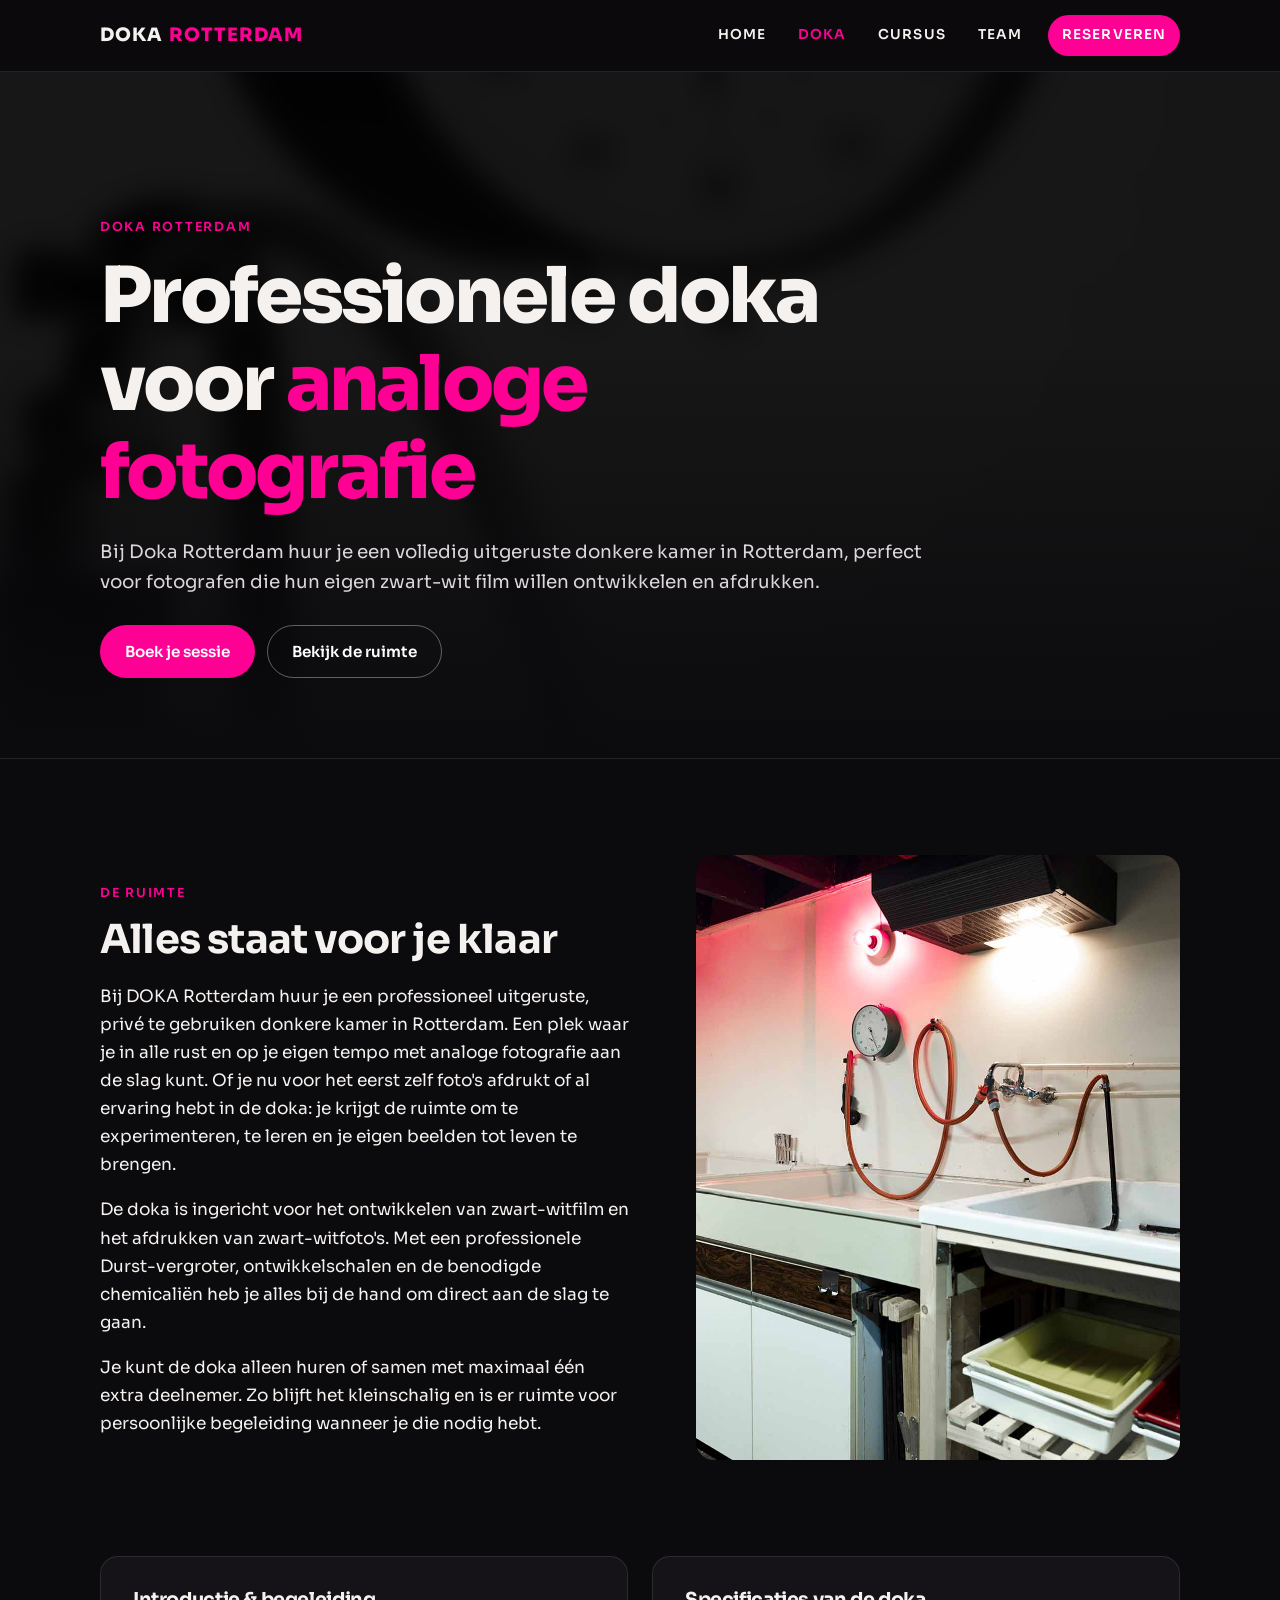
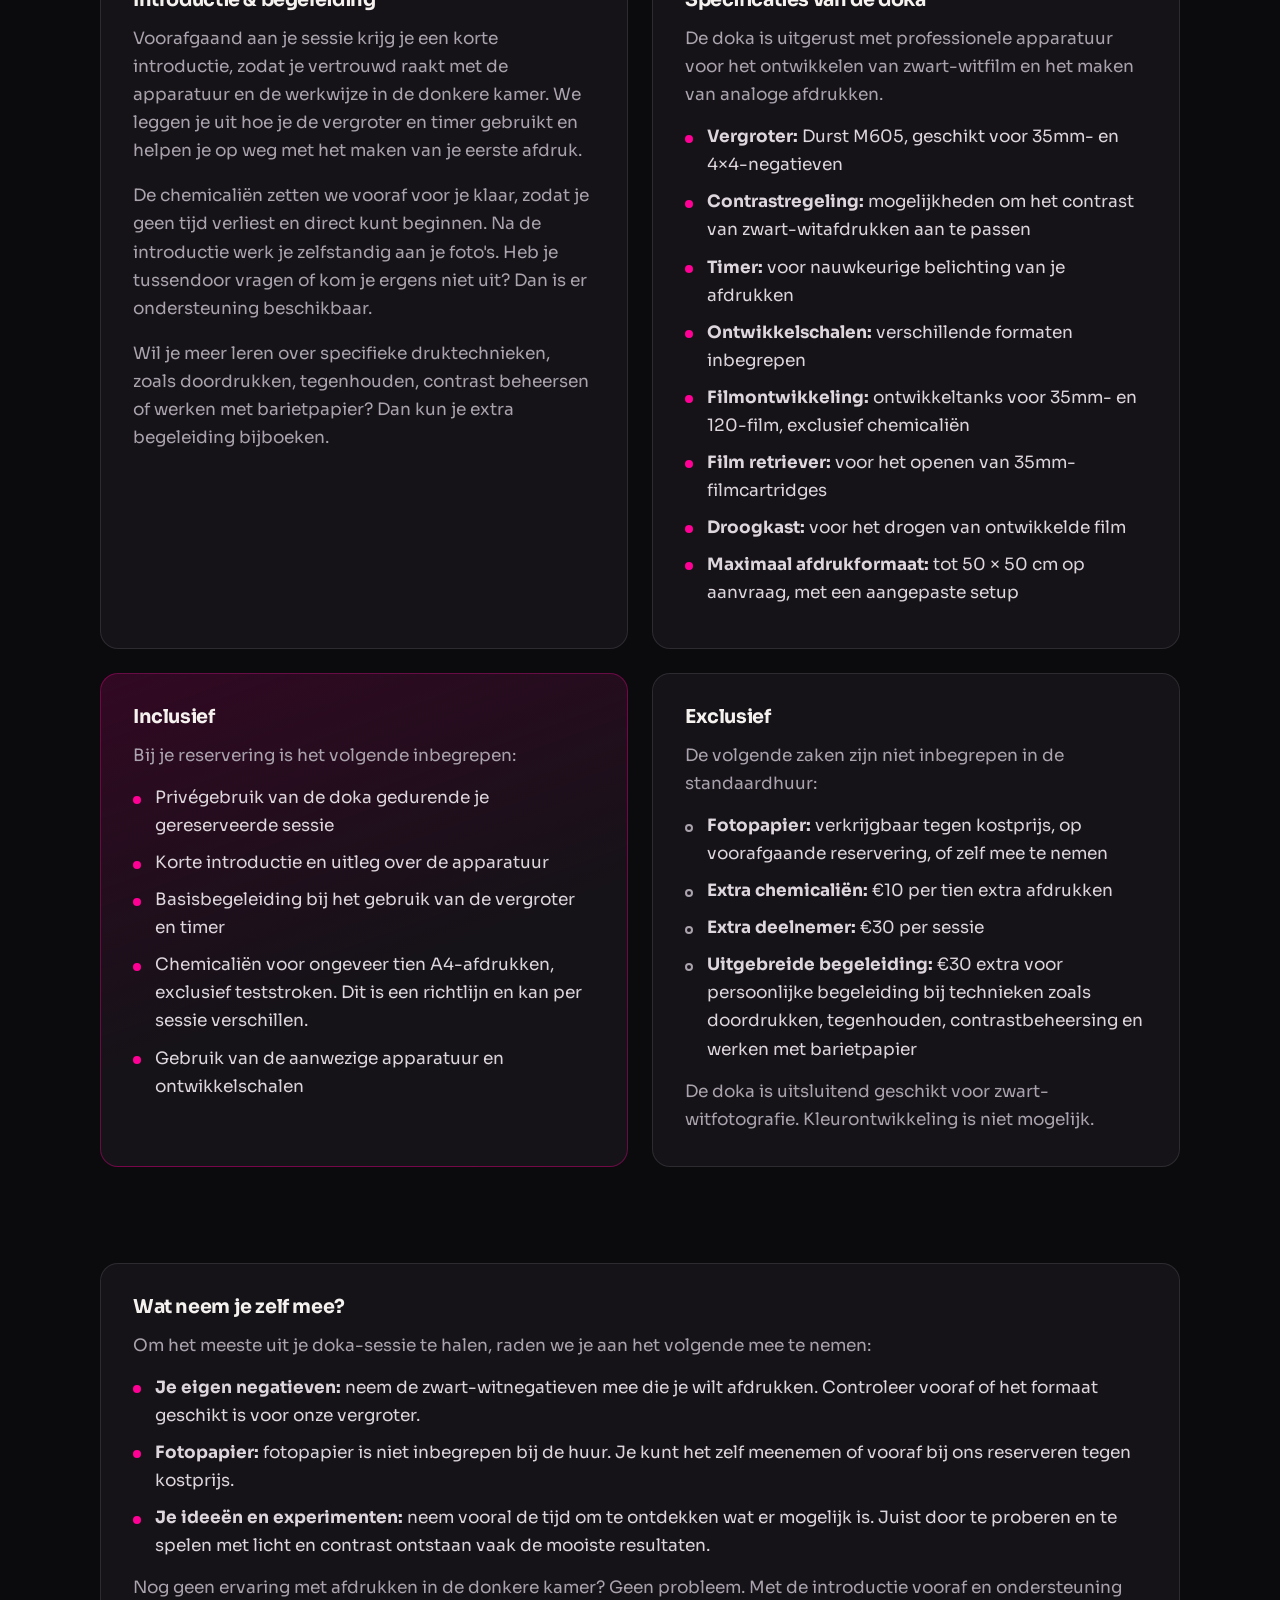
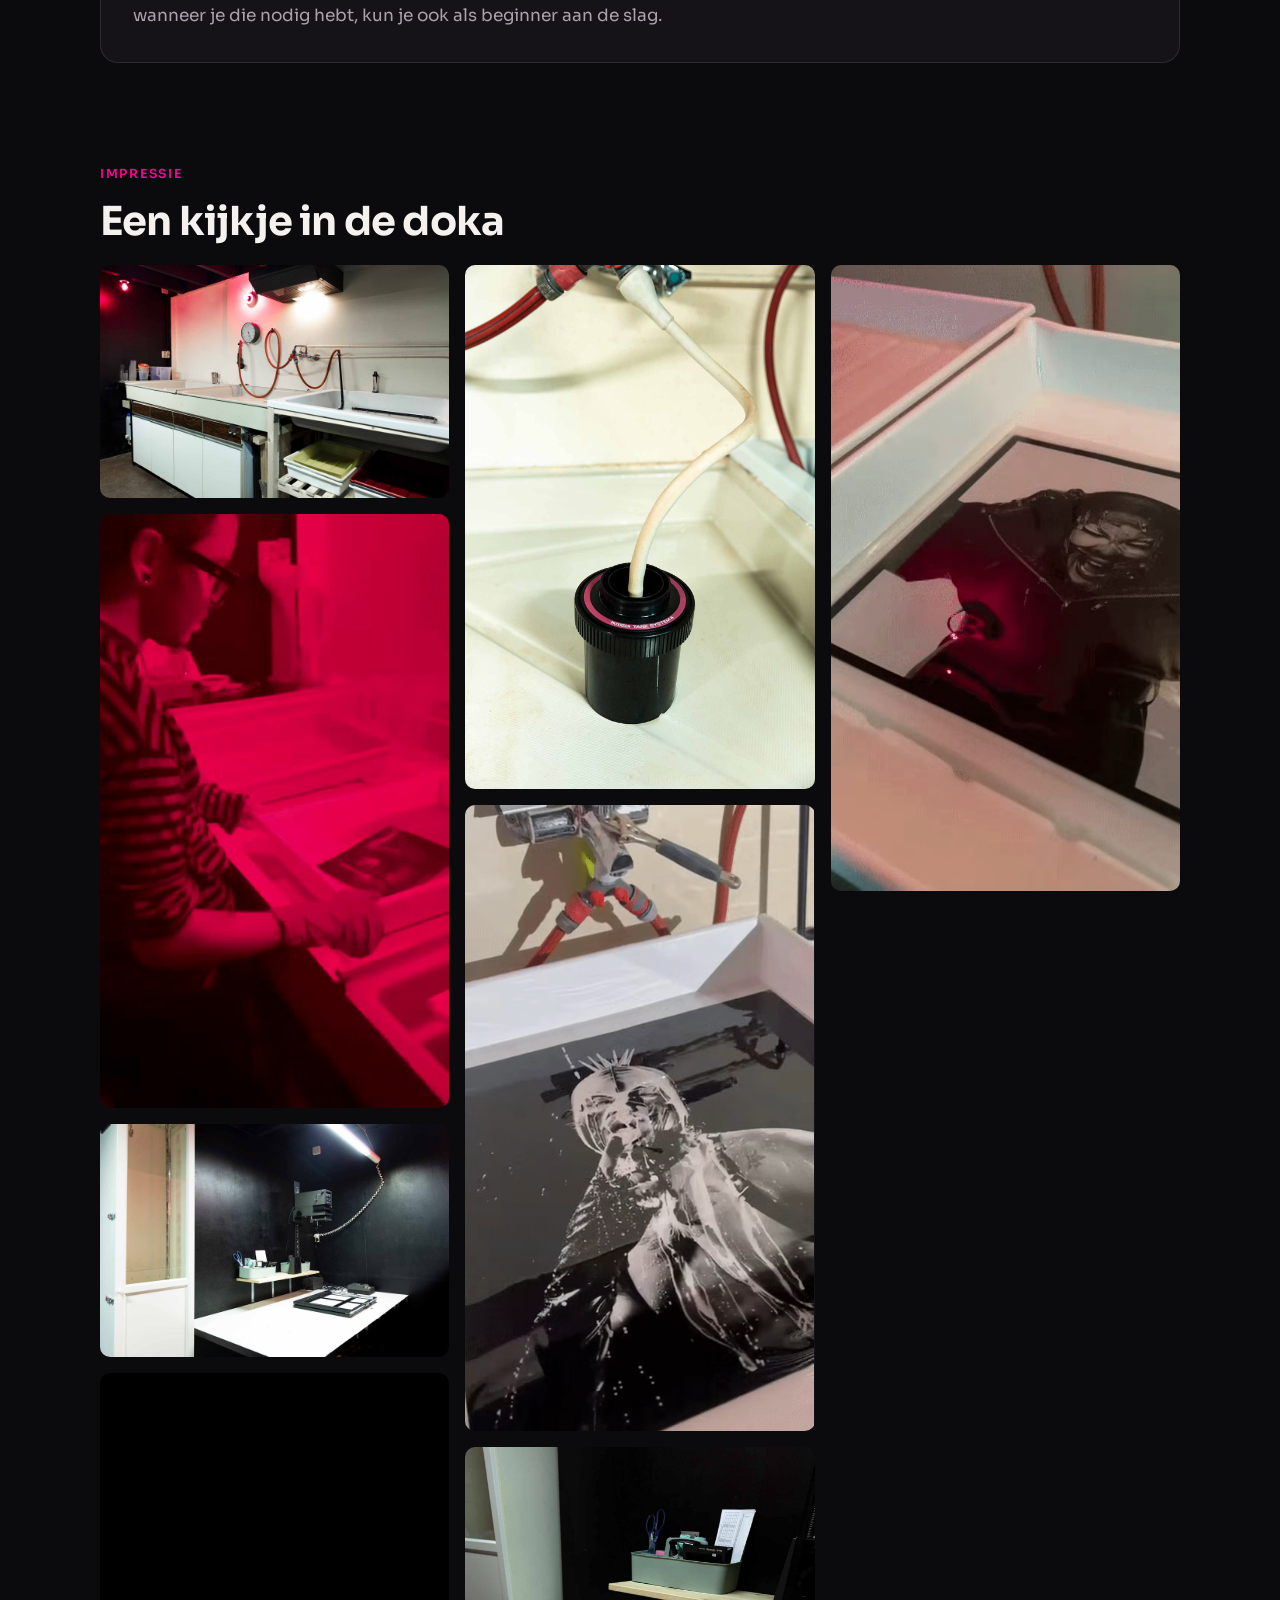
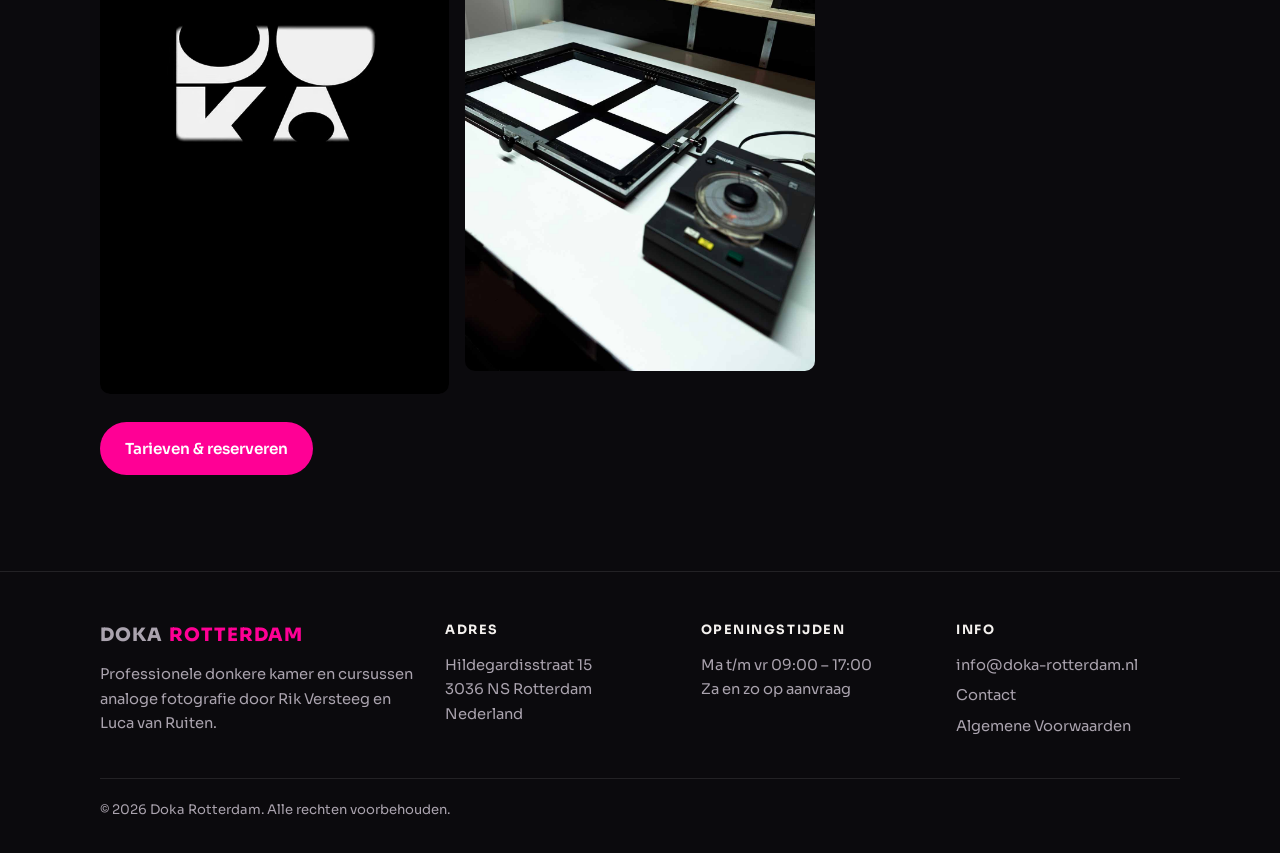
<file: impression.html>
<!DOCTYPE html>
<html lang="nl-NL">
<head>
    <meta charset="UTF-8">
    <meta name="viewport" content="width=device-width, initial-scale=1.0">
    <link rel="preconnect" href="https://fonts.googleapis.com">
    <link rel="preconnect" href="https://fonts.gstatic.com" crossorigin>
    <link href="https://fonts.googleapis.com/css2?family=Sora:wght@100..800&display=swap" rel="stylesheet">
    <link rel="stylesheet" href="style/main.css">
    <link rel="icon" type="image/png" href="images/logo/logo_icon.png">
    <script src="script/main.js" defer></script>

    <title>Donkere Kamer Huren Rotterdam | Doka Rotterdam</title>
    <meta name="description" content="Huur onze professionele donkere kamer in Rotterdam met Durst M605 vergroter, chemicaliën en begeleiding inbegrepen. Perfect voor zwart-wit film ontwikkelen en afdrukken.">
    <meta name="keywords" content="donkere kamer huren Rotterdam, doka huren, Durst M605 vergroter, zwart-wit afdrukken Rotterdam, analoge fotografie studio, film ontwikkelen Rotterdam">
    <meta name="author" content="Studio Rik Versteeg">
    <link rel="canonical" href="https://www.doka-rotterdam.nl/impression.html">

    <meta property="og:type" content="website">
    <meta property="og:url" content="https://www.doka-rotterdam.nl/impression.html">
    <meta property="og:title" content="Donkere Kamer Huren Rotterdam – Durst M605 Vergroter">
    <meta property="og:description" content="Volledig uitgeruste donkere kamer in Rotterdam met vergroter, chemicaliën en begeleiding inbegrepen. Zwart-wit film ontwikkelen en afdrukken.">
    <meta property="og:image" content="https://www.doka-rotterdam.nl/images/doka_img/compressed/7.jpg">
    <meta property="og:locale" content="nl_NL">
    <meta property="og:site_name" content="Doka Rotterdam">

    <script type="application/ld+json">
        {
        "@context": "https://schema.org",
        "@type": "Service",
        "name": "Donkere Kamer Verhuur Rotterdam",
        "provider": {
            "@type": "LocalBusiness",
            "name": "Studio Rik Versteeg",
            "url": "https://www.doka-rotterdam.nl",
            "address": {
            "@type": "PostalAddress",
            "streetAddress": "Hildegardisstraat 15",
            "postalCode": "3036 NS",
            "addressLocality": "Rotterdam",
            "addressCountry": "NL"
            }
        },
        "description": "Verhuur van een professionele donkere kamer uitgerust met Durst M605 vergroter, chemicaliën en begeleiding. Uitsluitend voor zwart-wit fotografie.",
        "areaServed": "Rotterdam",
        "url": "https://www.doka-rotterdam.nl/impression.html"
        }
    </script>
</head>
<body>
    <header class="site-header">
        <div class="wrap">
            <a class="brand" href="index.html">DOKA <span>ROTTERDAM</span></a>
            <button class="nav-toggle" aria-label="Menu" aria-expanded="false" aria-controls="nav"><span></span></button>
            <nav class="nav" id="nav">
                <a href="index.html">HOME</a>
                <a href="impression.html" aria-current="page">DOKA</a>
                <a href="cursus.html">CURSUS</a>
                <a href="team.html">TEAM</a>
                <a href="reserveren.html" class="nav-cta">RESERVEREN</a>
            </nav>
        </div>
    </header>

    <main>
        <section class="page-hero" style="--hero-img: url('../images/compressed/web/4.jpg')">
            <div class="wrap">
                <span class="eyebrow">Doka Rotterdam</span>
                <h1>Professionele doka voor <em>analoge fotografie</em></h1>
                <p class="lead">Bij Doka Rotterdam huur je een volledig uitgeruste donkere kamer in Rotterdam, perfect voor fotografen die hun eigen zwart-wit film willen ontwikkelen en afdrukken.</p>
                <div class="btn-row">
                    <a class="btn btn--primary" href="reserveren.html">Boek je sessie</a>
                    <a class="btn btn--ghost" href="#galerij">Bekijk de ruimte</a>
                </div>
            </div>
        </section>

        <section class="section">
            <div class="wrap split">
                <div>
                    <span class="eyebrow">De ruimte</span>
                    <h2 class="section-title">Alles staat voor je klaar</h2>
                    <p>Bij DOKA Rotterdam huur je een professioneel uitgeruste, privé te gebruiken donkere kamer in Rotterdam. Een plek waar je in alle rust en op je eigen tempo met analoge fotografie aan de slag kunt. Of je nu voor het eerst zelf foto's afdrukt of al ervaring hebt in de doka: je krijgt de ruimte om te experimenteren, te leren en je eigen beelden tot leven te brengen.</p>
                    <p>De doka is ingericht voor het ontwikkelen van zwart-witfilm en het afdrukken van zwart-witfoto's. Met een professionele Durst-vergroter, ontwikkelschalen en de benodigde chemicaliën heb je alles bij de hand om direct aan de slag te gaan.</p>
                    <p>Je kunt de doka alleen huren of samen met maximaal één extra deelnemer. Zo blijft het kleinschalig en is er ruimte voor persoonlijke begeleiding wanneer je die nodig hebt.</p>
                </div>
                <div class="photo" style="aspect-ratio: 4 / 5">
                    <img src="images/doka_img/compressed/7.jpg" alt="De donkere kamer van Doka Rotterdam" loading="lazy">
                </div>
            </div>
        </section>

        <section class="section section--tight">
            <div class="wrap grid-2">
                <div class="card">
                    <h3>Introductie &amp; begeleiding</h3>
                    <p class="muted">Voorafgaand aan je sessie krijg je een korte introductie, zodat je vertrouwd raakt met de apparatuur en de werkwijze in de donkere kamer. We leggen je uit hoe je de vergroter en timer gebruikt en helpen je op weg met het maken van je eerste afdruk.</p>
                    <p class="muted">De chemicaliën zetten we vooraf voor je klaar, zodat je geen tijd verliest en direct kunt beginnen. Na de introductie werk je zelfstandig aan je foto's. Heb je tussendoor vragen of kom je ergens niet uit? Dan is er ondersteuning beschikbaar.</p>
                    <p class="muted">Wil je meer leren over specifieke druktechnieken, zoals doordrukken, tegenhouden, contrast beheersen of werken met barietpapier? Dan kun je extra begeleiding bijboeken.</p>
                </div>
                <div class="card">
                    <h3>Specificaties van de doka</h3>
                    <p class="muted" style="margin-bottom: 14px">De doka is uitgerust met professionele apparatuur voor het ontwikkelen van zwart-witfilm en het maken van analoge afdrukken.</p>
                    <ul class="list">
                        <li><strong>Vergroter:</strong> Durst M605, geschikt voor 35mm- en 4×4-negatieven</li>
                        <li><strong>Contrastregeling:</strong> mogelijkheden om het contrast van zwart-witafdrukken aan te passen</li>
                        <li><strong>Timer:</strong> voor nauwkeurige belichting van je afdrukken</li>
                        <li><strong>Ontwikkelschalen:</strong> verschillende formaten inbegrepen</li>
                        <li><strong>Filmontwikkeling:</strong> ontwikkeltanks voor 35mm- en 120-film, exclusief chemicaliën</li>
                        <li><strong>Film retriever:</strong> voor het openen van 35mm-filmcartridges</li>
                        <li><strong>Droogkast:</strong> voor het drogen van ontwikkelde film</li>
                        <li><strong>Maximaal afdrukformaat:</strong> tot 50 × 50 cm op aanvraag, met een aangepaste setup</li>
                    </ul>
                </div>
                <div class="card card--accent">
                    <h3>Inclusief</h3>
                    <p class="muted" style="margin-bottom: 14px">Bij je reservering is het volgende inbegrepen:</p>
                    <ul class="list">
                        <li>Privégebruik van de doka gedurende je gereserveerde sessie</li>
                        <li>Korte introductie en uitleg over de apparatuur</li>
                        <li>Basisbegeleiding bij het gebruik van de vergroter en timer</li>
                        <li>Chemicaliën voor ongeveer tien A4-afdrukken, exclusief teststroken. Dit is een richtlijn en kan per sessie verschillen.</li>
                        <li>Gebruik van de aanwezige apparatuur en ontwikkelschalen</li>
                    </ul>
                </div>
                <div class="card">
                    <h3>Exclusief</h3>
                    <p class="muted" style="margin-bottom: 14px">De volgende zaken zijn niet inbegrepen in de standaardhuur:</p>
                    <ul class="list list--minus">
                        <li><strong>Fotopapier:</strong> verkrijgbaar tegen kostprijs, op voorafgaande reservering, of zelf mee te nemen</li>
                        <li><strong>Extra chemicaliën:</strong> €10 per tien extra afdrukken</li>
                        <li><strong>Extra deelnemer:</strong> €30 per sessie</li>
                        <li><strong>Uitgebreide begeleiding:</strong> €30 extra voor persoonlijke begeleiding bij technieken zoals doordrukken, tegenhouden, contrastbeheersing en werken met barietpapier</li>
                    </ul>
                    <p class="muted" style="margin-top: 14px">De doka is uitsluitend geschikt voor zwart-witfotografie. Kleurontwikkeling is niet mogelijk.</p>
                </div>
            </div>
        </section>

        <section class="section section--tight">
            <div class="wrap">
                <div class="card">
                    <h3>Wat neem je zelf mee?</h3>
                    <p class="muted" style="margin-bottom: 14px">Om het meeste uit je doka-sessie te halen, raden we je aan het volgende mee te nemen:</p>
                    <ul class="list">
                        <li><strong>Je eigen negatieven:</strong> neem de zwart-witnegatieven mee die je wilt afdrukken. Controleer vooraf of het formaat geschikt is voor onze vergroter.</li>
                        <li><strong>Fotopapier:</strong> fotopapier is niet inbegrepen bij de huur. Je kunt het zelf meenemen of vooraf bij ons reserveren tegen kostprijs.</li>
                        <li><strong>Je ideeën en experimenten:</strong> neem vooral de tijd om te ontdekken wat er mogelijk is. Juist door te proberen en te spelen met licht en contrast ontstaan vaak de mooiste resultaten.</li>
                    </ul>
                    <p class="muted" style="margin-top: 14px">Nog geen ervaring met afdrukken in de donkere kamer? Geen probleem. Met de introductie vooraf en ondersteuning wanneer je die nodig hebt, kun je ook als beginner aan de slag.</p>
                </div>
            </div>
        </section>

        <section class="section section--tight" id="galerij">
            <div class="wrap">
                <span class="eyebrow">Impressie</span>
                <h2 class="section-title">Een kijkje in de doka</h2>
                <div class="gallery">
                    <figure><img src="images/doka_img/compressed/7.jpg" alt="Donkere kamer met vergroter" loading="lazy"></figure>
                    <figure><video autoplay muted loop playsinline src="images/videos/video1.webm" aria-label="Video uit de donkere kamer"></video></figure>
                    <figure><img src="images/doka_img/compressed/2.jpg" alt="Werkplek in de doka" loading="lazy"></figure>
                    <figure><video autoplay muted loop playsinline src="images/videos/video_10.webm" aria-label="Video uit de donkere kamer"></video></figure>
                    <figure><img src="images/doka_img/compressed/4.jpg" alt="Ontwikkelschalen" loading="lazy"></figure>
                    <figure><video autoplay muted loop playsinline src="images/videos/video2.webm" aria-label="Video uit de donkere kamer"></video></figure>
                    <figure><img src="images/doka_img/compressed/3.jpg" alt="Detail van de doka" loading="lazy"></figure>
                    <figure><video autoplay muted loop playsinline src="images/videos/video3.webm" aria-label="Video uit de donkere kamer"></video></figure>
                </div>
                <div class="btn-row">
                    <a class="btn btn--primary" href="reserveren.html">Tarieven &amp; reserveren</a>
                </div>
            </div>
        </section>
    </main>

    <footer class="site-footer">
        <div class="wrap">
            <div class="cols">
                <div>
                    <a class="brand" href="index.html">DOKA <span>ROTTERDAM</span></a>
                    <p style="margin-top: 12px">Professionele donkere kamer en cursussen analoge fotografie door Rik Versteeg en Luca van Ruiten.</p>
                </div>
                <div>
                    <h4>Adres</h4>
                    <address><a href="https://maps.app.goo.gl/UmLGHMcnTGEYaz4e9" target="_blank" rel="noopener">Hildegardisstraat 15<br>3036 NS Rotterdam<br>Nederland</a></address>
                </div>
                <div>
                    <h4>Openingstijden</h4>
                    <p>Ma t/m vr 09:00 – 17:00<br>Za en zo op aanvraag</p>
                </div>
                <div>
                    <h4>Info</h4>
                    <ul>
                        <li><a href="mailto:info@doka-rotterdam.nl">info@doka-rotterdam.nl</a></li>
                        <li><a href="contact.html">Contact</a></li>
                        <li><a href="terms.html">Algemene Voorwaarden</a></li>
                    </ul>
                </div>
            </div>
            <p class="legal">&copy; 2026 Doka Rotterdam. Alle rechten voorbehouden.</p>
        </div>
    </footer>
</body>
</html>
</file>
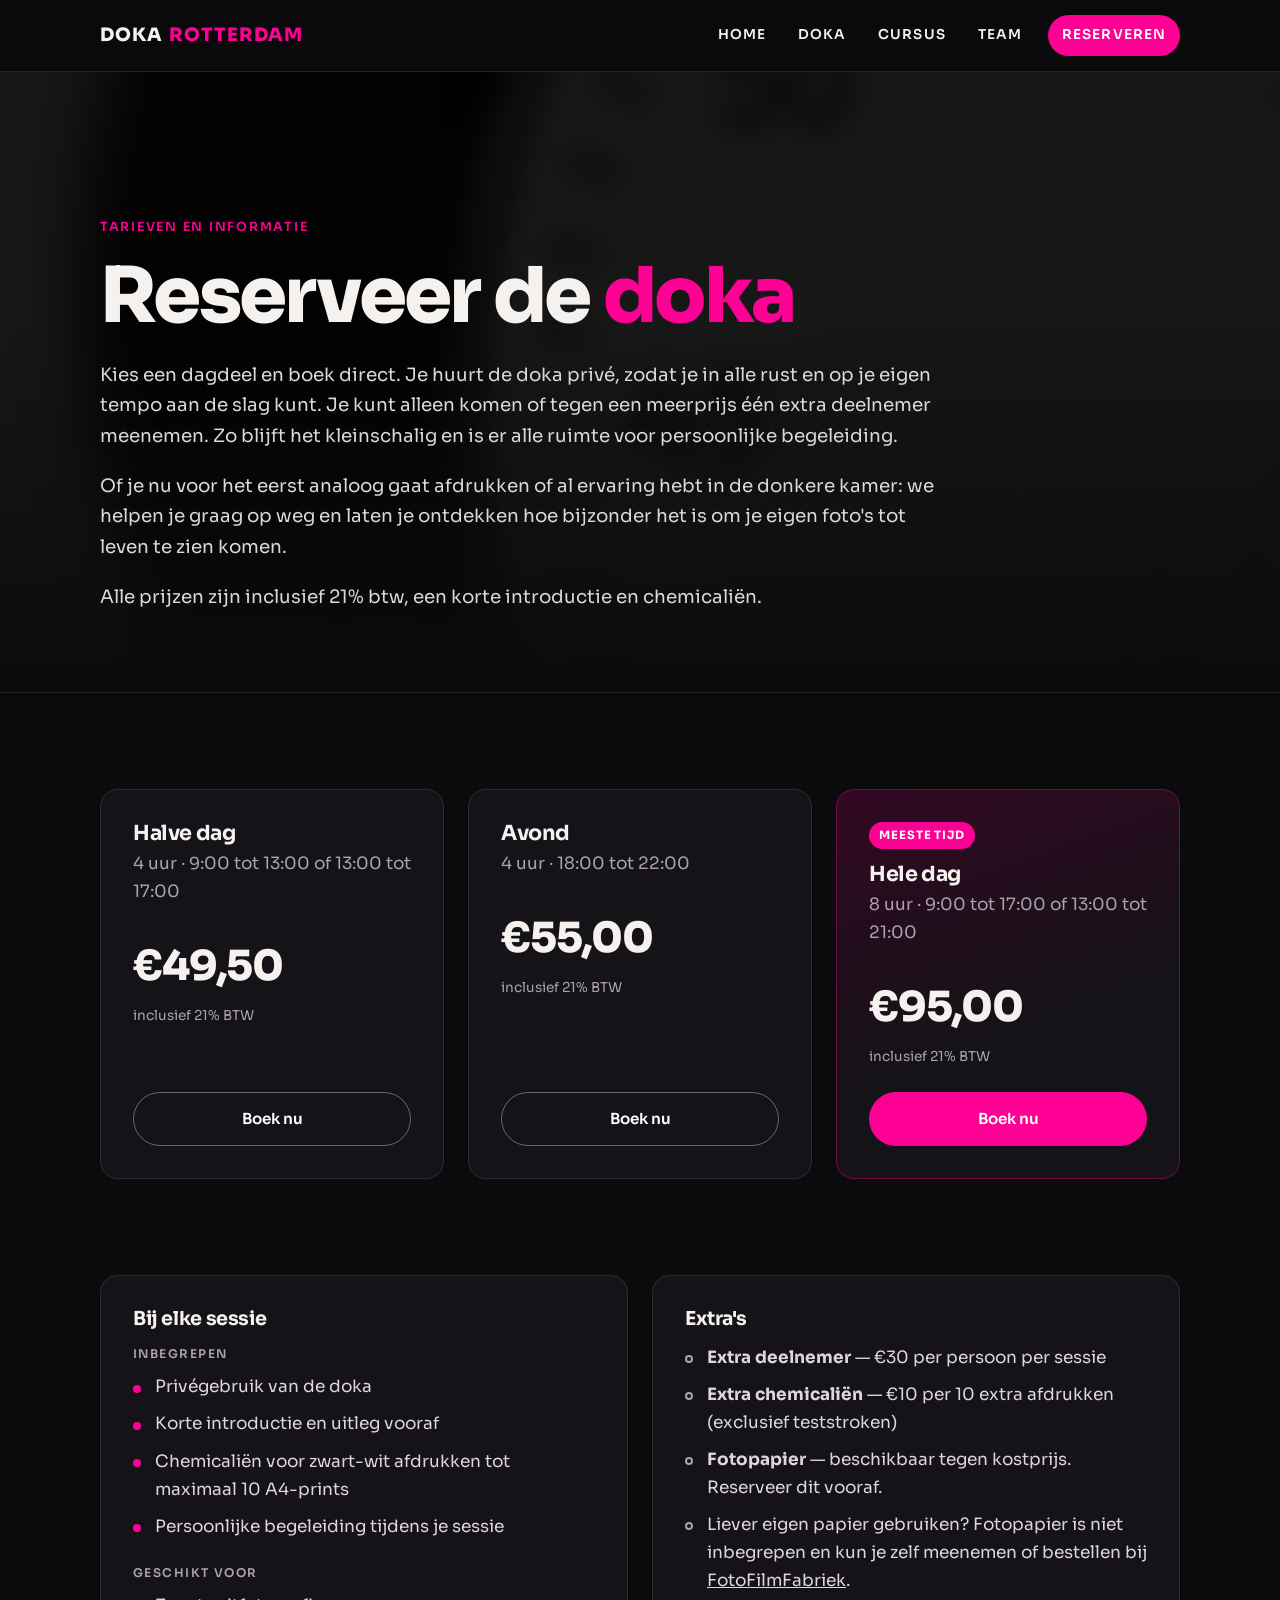
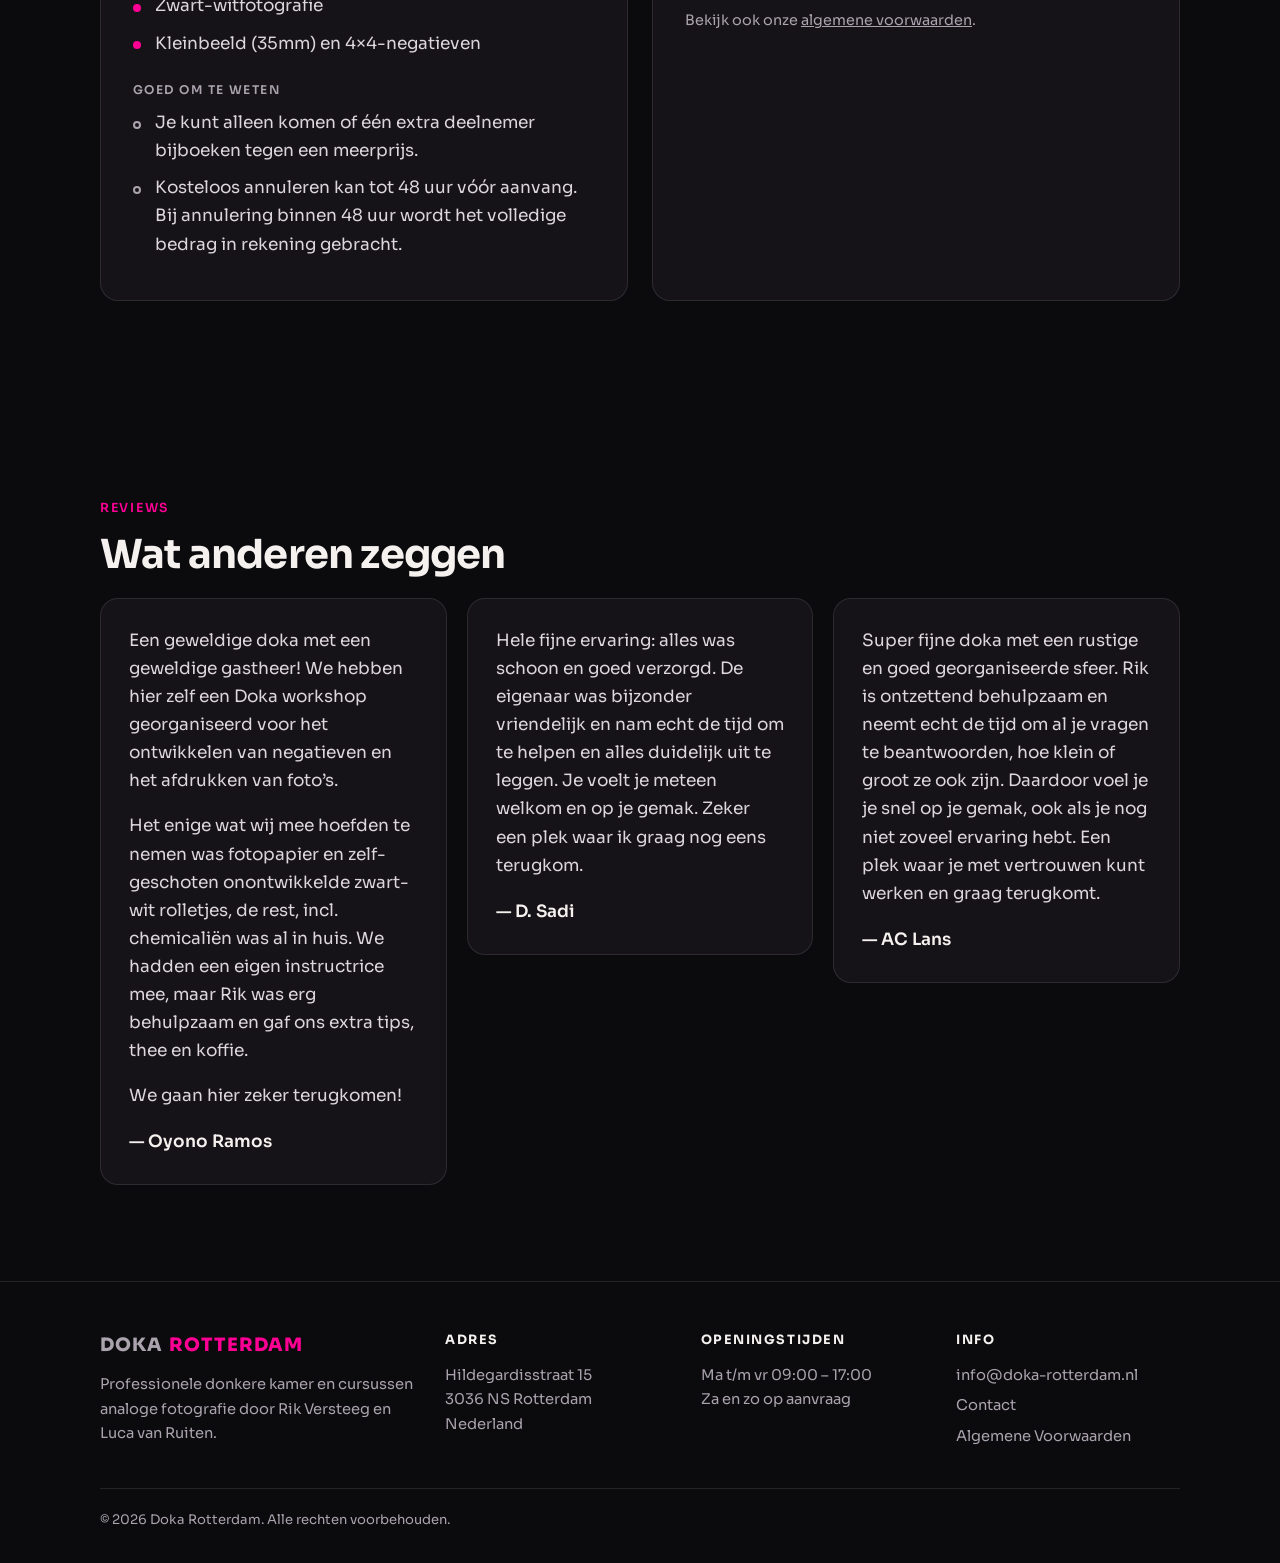
<file: reserveren.html>
<!DOCTYPE html>
<html lang="nl-NL">
<head>
    <meta charset="UTF-8">
    <meta name="viewport" content="width=device-width, initial-scale=1.0">
    <link rel="preconnect" href="https://fonts.googleapis.com">
    <link rel="preconnect" href="https://fonts.gstatic.com" crossorigin>
    <link href="https://fonts.googleapis.com/css2?family=Sora:wght@100..800&display=swap" rel="stylesheet">
    <link rel="stylesheet" href="style/main.css">
    <link rel="icon" type="image/png" href="images/logo/logo_icon.png">
    <script src="script/main.js" defer></script>

    <title>Donkere Kamer Boeken Rotterdam – Tarieven & Beschikbaarheid | Doka Rotterdam</title>
    <meta name="description" content="Boek een sessie in onze donkere kamer in Rotterdam. Halve dag €49,50, avond €55, hele dag €95. Inclusief BTW, begeleiding en chemicaliën. Direct online reserveren.">
    <meta name="keywords" content="donkere kamer boeken Rotterdam, doka reserveren Rotterdam, analoge fotografie huren prijs, zwart-wit studio boeken Rotterdam">
    <meta name="author" content="Studio Rik Versteeg">
    <link rel="canonical" href="https://www.doka-rotterdam.nl/reserveren.html">

    <meta property="og:type" content="website">
    <meta property="og:url" content="https://www.doka-rotterdam.nl/reserveren.html">
    <meta property="og:title" content="Donkere Kamer Boeken Rotterdam – Tarieven & Beschikbaarheid">
    <meta property="og:description" content="Boek een doka sessie in Rotterdam. Halve dag €49,50, avond €55, hele dag €95. Inclusief begeleiding en chemicaliën.">
    <meta property="og:image" content="https://www.doka-rotterdam.nl/images/compressed/web/1.jpg">
    <meta property="og:locale" content="nl_NL">
    <meta property="og:site_name" content="Doka Rotterdam">

    <script type="application/ld+json">
        {
        "@context": "https://schema.org",
        "@type": "Service",
        "name": "Donkere Kamer Huren Rotterdam",
        "provider": {
            "@type": "LocalBusiness",
            "name": "Studio Rik Versteeg",
            "url": "https://www.doka-rotterdam.nl",
            "address": {
            "@type": "PostalAddress",
            "streetAddress": "Hildegardisstraat 15",
            "postalCode": "3036 NS",
            "addressLocality": "Rotterdam",
            "addressCountry": "NL"
            }
        },
        "offers": [
            {
            "@type": "Offer",
            "name": "Halve dag (4 uur)",
            "price": "49.50",
            "priceCurrency": "EUR",
            "description": "9:00–13:00 of 13:00–17:00, inclusief BTW en begeleiding"
            },
            {
            "@type": "Offer",
            "name": "Avond (4 uur)",
            "price": "55.00",
            "priceCurrency": "EUR",
            "description": "18:00–22:00, inclusief BTW en begeleiding"
            },
            {
            "@type": "Offer",
            "name": "Hele dag (8 uur)",
            "price": "95.00",
            "priceCurrency": "EUR",
            "description": "9:00–17:00 of 13:00–21:00, inclusief BTW en begeleiding"
            }
        ],
        "url": "https://www.doka-rotterdam.nl/reserveren.html"
        }
    </script>
</head>
<body>
    <header class="site-header">
        <div class="wrap">
            <a class="brand" href="index.html">DOKA <span>ROTTERDAM</span></a>
            <button class="nav-toggle" aria-label="Menu" aria-expanded="false" aria-controls="nav"><span></span></button>
            <nav class="nav" id="nav">
                <a href="index.html">HOME</a>
                <a href="impression.html">DOKA</a>
                <a href="cursus.html">CURSUS</a>
                <a href="team.html">TEAM</a>
                <a href="reserveren.html" aria-current="page" class="nav-cta">RESERVEREN</a>
            </nav>
        </div>
    </header>

    <main>
        <section class="page-hero" style="--hero-img: url('../images/compressed/web/6.jpg')">
            <div class="wrap">
                <span class="eyebrow">Tarieven en informatie</span>
                <h1>Reserveer de <em>doka</em></h1>
                <p class="lead">Kies een dagdeel en boek direct. Je huurt de doka privé, zodat je in alle rust en op je eigen tempo aan de slag kunt. Je kunt alleen komen of tegen een meerprijs één extra deelnemer meenemen. Zo blijft het kleinschalig en is er alle ruimte voor persoonlijke begeleiding.</p>
                <p class="lead">Of je nu voor het eerst analoog gaat afdrukken of al ervaring hebt in de donkere kamer: we helpen je graag op weg en laten je ontdekken hoe bijzonder het is om je eigen foto's tot leven te zien komen.</p>
                <p class="lead">Alle prijzen zijn inclusief 21% btw, een korte introductie en chemicaliën.</p>
            </div>
        </section>

        <section class="section">
            <div class="wrap grid-3">
                <div class="card price-card">
                    <h3>Halve dag</h3>
                    <span class="time">4 uur · 9:00 tot 13:00 of 13:00 tot 17:00</span>
                    <div class="price">€49,50</div>
                    <div class="vat">inclusief 21% BTW</div>
                    <a href="https://rikversteeg.com/nl/donkere-kamer-te-huur-rotterdam/" class="btn btn--ghost">Boek nu</a>
                </div>
                <div class="card price-card">
                    <h3>Avond</h3>
                    <span class="time">4 uur · 18:00 tot 22:00</span>
                    <div class="price">€55,00</div>
                    <div class="vat">inclusief 21% BTW</div>
                    <a href="https://rikversteeg.com/nl/donkere-kamer-te-huur-rotterdam/" class="btn btn--ghost">Boek nu</a>
                </div>
                <div class="card card--accent price-card">
                    <span class="badge">Meeste tijd</span>
                    <h3>Hele dag</h3>
                    <span class="time">8 uur · 9:00 tot 17:00 of 13:00 tot 21:00</span>
                    <div class="price">€95,00</div>
                    <div class="vat">inclusief 21% BTW</div>
                    <a href="https://rikversteeg.com/nl/donkere-kamer-te-huur-rotterdam/" class="btn btn--primary">Boek nu</a>
                </div>
            </div>
        </section>

        <section class="section section--tight">
            <div class="wrap grid-2">
                <div class="card">
                    <h3>Bij elke sessie</h3>
                    <h4 class="card-label">Inbegrepen</h4>
                    <ul class="list">
                        <li>Privégebruik van de doka</li>
                        <li>Korte introductie en uitleg vooraf</li>
                        <li>Chemicaliën voor zwart-wit afdrukken tot maximaal 10 A4-prints</li>
                        <li>Persoonlijke begeleiding tijdens je sessie</li>
                    </ul>
                    <h4 class="card-label">Geschikt voor</h4>
                    <ul class="list">
                        <li>Zwart-witfotografie</li>
                        <li>Kleinbeeld (35mm) en 4×4-negatieven</li>
                    </ul>
                    <h4 class="card-label">Goed om te weten</h4>
                    <ul class="list list--minus">
                        <li>Je kunt alleen komen of één extra deelnemer bijboeken tegen een meerprijs.</li>
                        <li>Kosteloos annuleren kan tot 48 uur vóór aanvang. Bij annulering binnen 48 uur wordt het volledige bedrag in rekening gebracht.</li>
                    </ul>
                </div>
                <div class="card">
                    <h3>Extra's</h3>
                    <ul class="list list--minus">
                        <li><strong>Extra deelnemer</strong> — €30 per persoon per sessie</li>
                        <li><strong>Extra chemicaliën</strong> — €10 per 10 extra afdrukken (exclusief teststroken)</li>
                        <li><strong>Fotopapier</strong> — beschikbaar tegen kostprijs. Reserveer dit vooraf.</li>
                        <li>Liever eigen papier gebruiken? Fotopapier is niet inbegrepen en kun je zelf meenemen of bestellen bij <a href="https://fotofilmfabriek.nl/" target="_blank" rel="noopener">FotoFilmFabriek</a>.</li>
                    </ul>
                    <p class="muted" style="margin-top: 14px; font-size: 0.9rem">Bekijk ook onze <a href="terms.html">algemene voorwaarden</a>.</p>
                </div>
            </div>
        </section>

        <section class="section">
            <div class="wrap">
                <span class="eyebrow">Reviews</span>
                <h2 class="section-title">Wat anderen zeggen</h2>
                <div class="reviews">
                    <blockquote class="review">
                        <p>Een geweldige doka met een geweldige gastheer! We hebben hier zelf een Doka workshop georganiseerd voor het ontwikkelen van negatieven en het afdrukken van foto’s.</p>
                        <p>Het enige wat wij mee hoefden te nemen was fotopapier en zelf-geschoten onontwikkelde zwart-wit rolletjes, de rest, incl. chemicaliën was al in huis. We hadden een eigen instructrice mee, maar Rik was erg behulpzaam en gaf ons extra tips, thee en koffie.</p>
                        <p>We gaan hier zeker terugkomen!</p>
                        <footer>— Oyono Ramos</footer>
                    </blockquote>
                    <blockquote class="review">
                        <p>Hele fijne ervaring: alles was schoon en goed verzorgd. De eigenaar was bijzonder vriendelijk en nam echt de tijd om te helpen en alles duidelijk uit te leggen. Je voelt je meteen welkom en op je gemak. Zeker een plek waar ik graag nog eens terugkom.</p>
                        <footer>— D. Sadi</footer>
                    </blockquote>
                    <blockquote class="review">
                        <p>Super fijne doka met een rustige en goed georganiseerde sfeer. Rik is ontzettend behulpzaam en neemt echt de tijd om al je vragen te beantwoorden, hoe klein of groot ze ook zijn. Daardoor voel je je snel op je gemak, ook als je nog niet zoveel ervaring hebt. Een plek waar je met vertrouwen kunt werken en graag terugkomt.</p>
                        <footer>— AC Lans</footer>
                    </blockquote>
                </div>
            </div>
        </section>
    </main>

    <footer class="site-footer">
        <div class="wrap">
            <div class="cols">
                <div>
                    <a class="brand" href="index.html">DOKA <span>ROTTERDAM</span></a>
                    <p style="margin-top: 12px">Professionele donkere kamer en cursussen analoge fotografie door Rik Versteeg en Luca van Ruiten.</p>
                </div>
                <div>
                    <h4>Adres</h4>
                    <address><a href="https://maps.app.goo.gl/UmLGHMcnTGEYaz4e9" target="_blank" rel="noopener">Hildegardisstraat 15<br>3036 NS Rotterdam<br>Nederland</a></address>
                </div>
                <div>
                    <h4>Openingstijden</h4>
                    <p>Ma t/m vr 09:00 – 17:00<br>Za en zo op aanvraag</p>
                </div>
                <div>
                    <h4>Info</h4>
                    <ul>
                        <li><a href="mailto:info@doka-rotterdam.nl">info@doka-rotterdam.nl</a></li>
                        <li><a href="contact.html">Contact</a></li>
                        <li><a href="terms.html">Algemene Voorwaarden</a></li>
                    </ul>
                </div>
            </div>
            <p class="legal">&copy; 2026 Doka Rotterdam. Alle rechten voorbehouden.</p>
        </div>
    </footer>
</body>
</html>
</file>
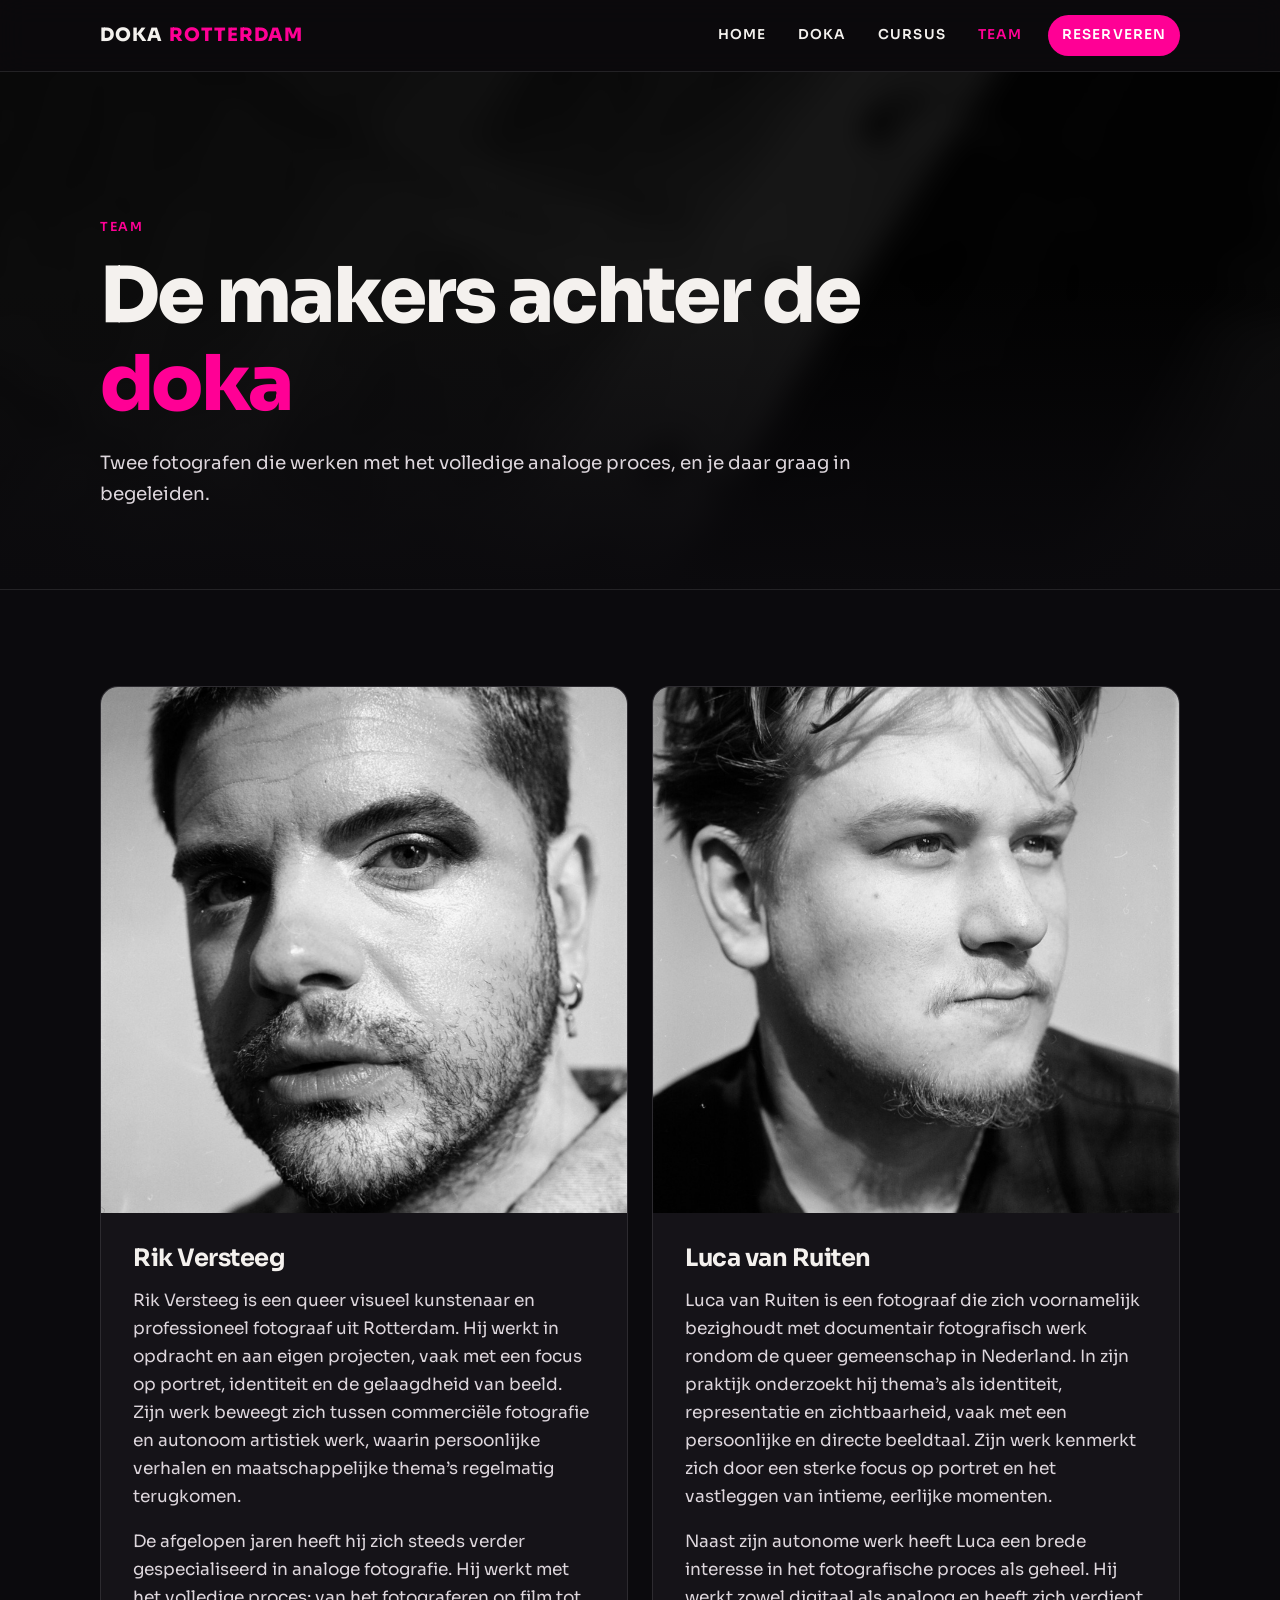
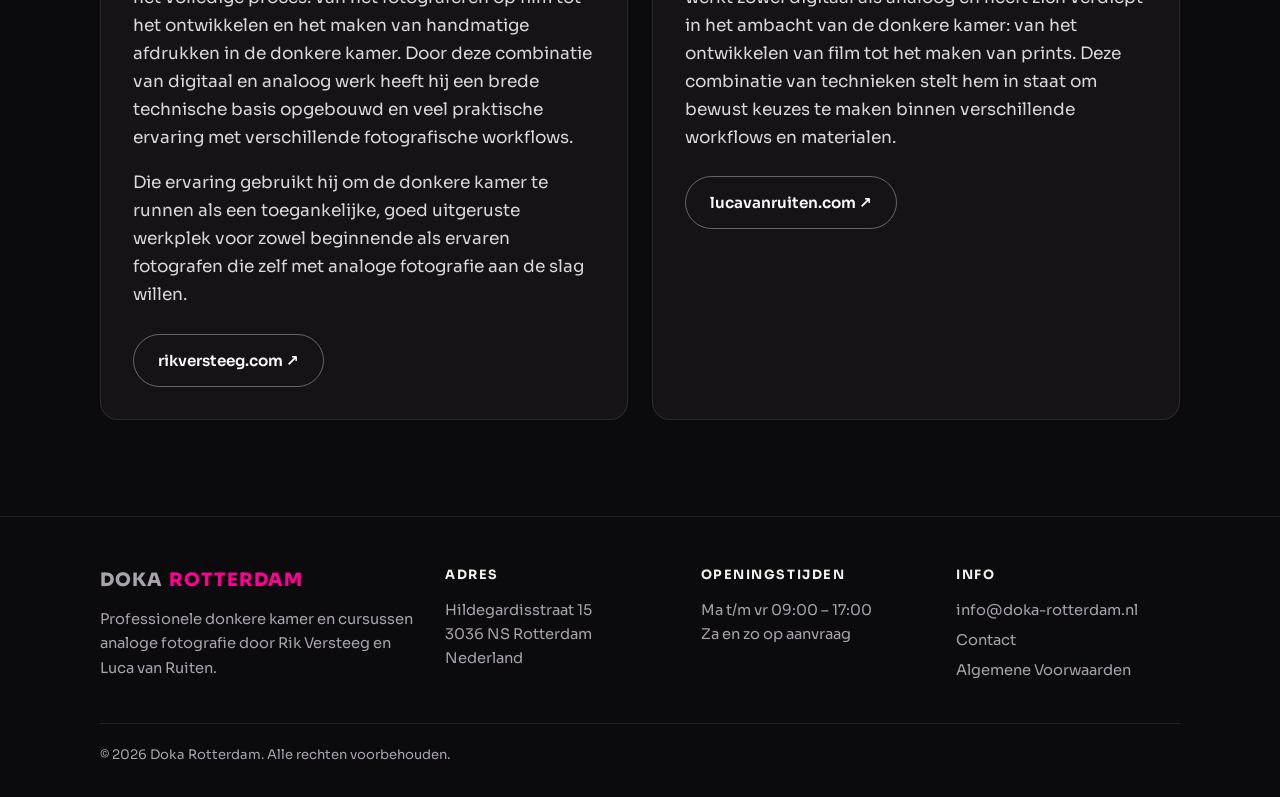
<file: team.html>
<!DOCTYPE html>
<html lang="nl-NL">
<head>
    <meta charset="UTF-8">
    <meta name="viewport" content="width=device-width, initial-scale=1.0">
    <link rel="preconnect" href="https://fonts.googleapis.com">
    <link rel="preconnect" href="https://fonts.gstatic.com" crossorigin>
    <link href="https://fonts.googleapis.com/css2?family=Sora:wght@100..800&display=swap" rel="stylesheet">
    <link rel="stylesheet" href="style/main.css">
    <link rel="icon" type="image/png" href="images/logo/logo_icon.png">
    <script src="script/main.js" defer></script>

    <title>Ons Team – Rik Versteeg & Luca van Ruiten | Doka Rotterdam</title>
    <meta name="description" content="Maak kennis met Rik Versteeg en Luca van Ruiten, de fotografen achter Doka Rotterdam. Professionele begeleiding bij analoge fotografie en donkere kamer werk.">
    <meta name="keywords" content="Rik Versteeg fotograaf Rotterdam, Luca van Ruiten fotograaf, donkere kamer begeleiding Rotterdam, analoge fotografie Rotterdam">
    <meta name="author" content="Studio Rik Versteeg">
    <link rel="canonical" href="https://www.doka-rotterdam.nl/team.html">

    <meta property="og:type" content="website">
    <meta property="og:url" content="https://www.doka-rotterdam.nl/team.html">
    <meta property="og:title" content="Ons Team – Rik Versteeg & Luca van Ruiten">
    <meta property="og:description" content="Rik Versteeg en Luca van Ruiten zijn de fotografen achter Doka Rotterdam. Ervaren begeleiders in analoge fotografie en donkere kamer werk.">
    <meta property="og:image" content="https://www.doka-rotterdam.nl/images/team/web/rik.jpg">
    <meta property="og:locale" content="nl_NL">
    <meta property="og:site_name" content="Doka Rotterdam">
</head>
<body>
    <header class="site-header">
        <div class="wrap">
            <a class="brand" href="index.html">DOKA <span>ROTTERDAM</span></a>
            <button class="nav-toggle" aria-label="Menu" aria-expanded="false" aria-controls="nav"><span></span></button>
            <nav class="nav" id="nav">
                <a href="index.html">HOME</a>
                <a href="impression.html">DOKA</a>
                <a href="cursus.html">CURSUS</a>
                <a href="team.html" aria-current="page">TEAM</a>
                <a href="reserveren.html" class="nav-cta">RESERVEREN</a>
            </nav>
        </div>
    </header>

    <main>
        <section class="page-hero" style="--hero-img: url('../images/compressed/web/1.jpg')">
            <div class="wrap">
                <span class="eyebrow">Team</span>
                <h1>De makers achter de <em>doka</em></h1>
                <p class="lead">Twee fotografen die werken met het volledige analoge proces, en je daar graag in begeleiden.</p>
            </div>
        </section>

        <section class="section">
            <div class="wrap grid-2">
                <article class="card team-card" id="Rik">
                    <img src="images/team/web/rik.jpg" alt="Rik Versteeg" loading="lazy">
                    <div class="body">
                        <h2>Rik Versteeg</h2>
                        <p>Rik Versteeg is een queer visueel kunstenaar en professioneel fotograaf uit Rotterdam. Hij werkt in opdracht en aan eigen projecten, vaak met een focus op portret, identiteit en de gelaagdheid van beeld. Zijn werk beweegt zich tussen commerciële fotografie en autonoom artistiek werk, waarin persoonlijke verhalen en maatschappelijke thema’s regelmatig terugkomen.</p>
                        <p>De afgelopen jaren heeft hij zich steeds verder gespecialiseerd in analoge fotografie. Hij werkt met het volledige proces: van het fotograferen op film tot het ontwikkelen en het maken van handmatige afdrukken in de donkere kamer. Door deze combinatie van digitaal en analoog werk heeft hij een brede technische basis opgebouwd en veel praktische ervaring met verschillende fotografische workflows.</p>
                        <p>Die ervaring gebruikt hij om de donkere kamer te runnen als een toegankelijke, goed uitgeruste werkplek voor zowel beginnende als ervaren fotografen die zelf met analoge fotografie aan de slag willen.</p>
                        <a class="btn btn--ghost" href="https://rikversteeg.com/nl/" target="_blank" rel="noopener">rikversteeg.com ↗</a>
                    </div>
                </article>
                <article class="card team-card" id="Luca">
                    <img src="images/team/web/luca.jpg" alt="Luca van Ruiten" loading="lazy">
                    <div class="body">
                        <h2>Luca van Ruiten</h2>
                        <p>Luca van Ruiten is een fotograaf die zich voornamelijk bezighoudt met documentair fotografisch werk rondom de queer gemeenschap in Nederland. In zijn praktijk onderzoekt hij thema’s als identiteit, representatie en zichtbaarheid, vaak met een persoonlijke en directe beeldtaal. Zijn werk kenmerkt zich door een sterke focus op portret en het vastleggen van intieme, eerlijke momenten.</p>
                        <p>Naast zijn autonome werk heeft Luca een brede interesse in het fotografische proces als geheel. Hij werkt zowel digitaal als analoog en heeft zich verdiept in het ambacht van de donkere kamer: van het ontwikkelen van film tot het maken van prints. Deze combinatie van technieken stelt hem in staat om bewust keuzes te maken binnen verschillende workflows en materialen.</p>
                        <a class="btn btn--ghost" href="https://www.lucavanruiten.com" target="_blank" rel="noopener">lucavanruiten.com ↗</a>
                    </div>
                </article>
            </div>
        </section>
    </main>

    <footer class="site-footer">
        <div class="wrap">
            <div class="cols">
                <div>
                    <a class="brand" href="index.html">DOKA <span>ROTTERDAM</span></a>
                    <p style="margin-top: 12px">Professionele donkere kamer en cursussen analoge fotografie door Rik Versteeg en Luca van Ruiten.</p>
                </div>
                <div>
                    <h4>Adres</h4>
                    <address><a href="https://maps.app.goo.gl/UmLGHMcnTGEYaz4e9" target="_blank" rel="noopener">Hildegardisstraat 15<br>3036 NS Rotterdam<br>Nederland</a></address>
                </div>
                <div>
                    <h4>Openingstijden</h4>
                    <p>Ma t/m vr 09:00 – 17:00<br>Za en zo op aanvraag</p>
                </div>
                <div>
                    <h4>Info</h4>
                    <ul>
                        <li><a href="mailto:info@doka-rotterdam.nl">info@doka-rotterdam.nl</a></li>
                        <li><a href="contact.html">Contact</a></li>
                        <li><a href="terms.html">Algemene Voorwaarden</a></li>
                    </ul>
                </div>
            </div>
            <p class="legal">&copy; 2026 Doka Rotterdam. Alle rechten voorbehouden.</p>
        </div>
    </footer>
</body>
</html>
</file>
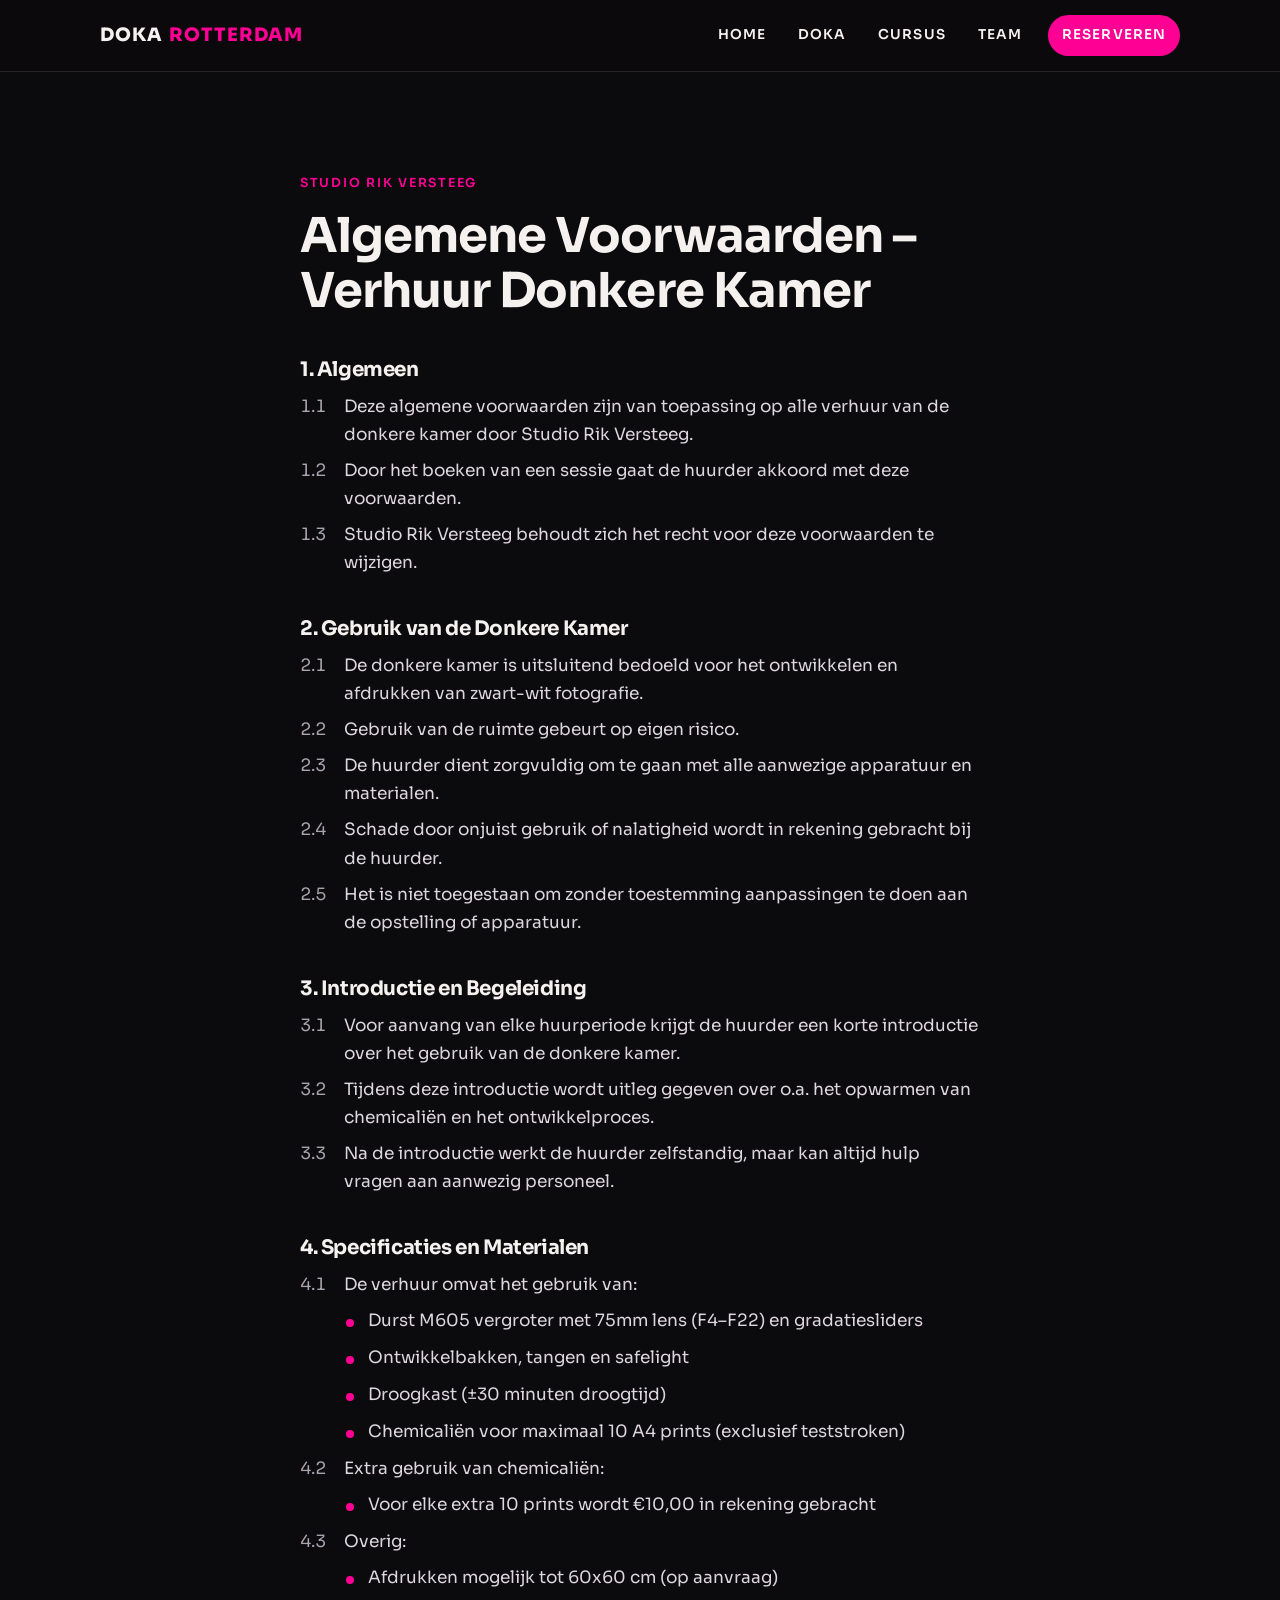
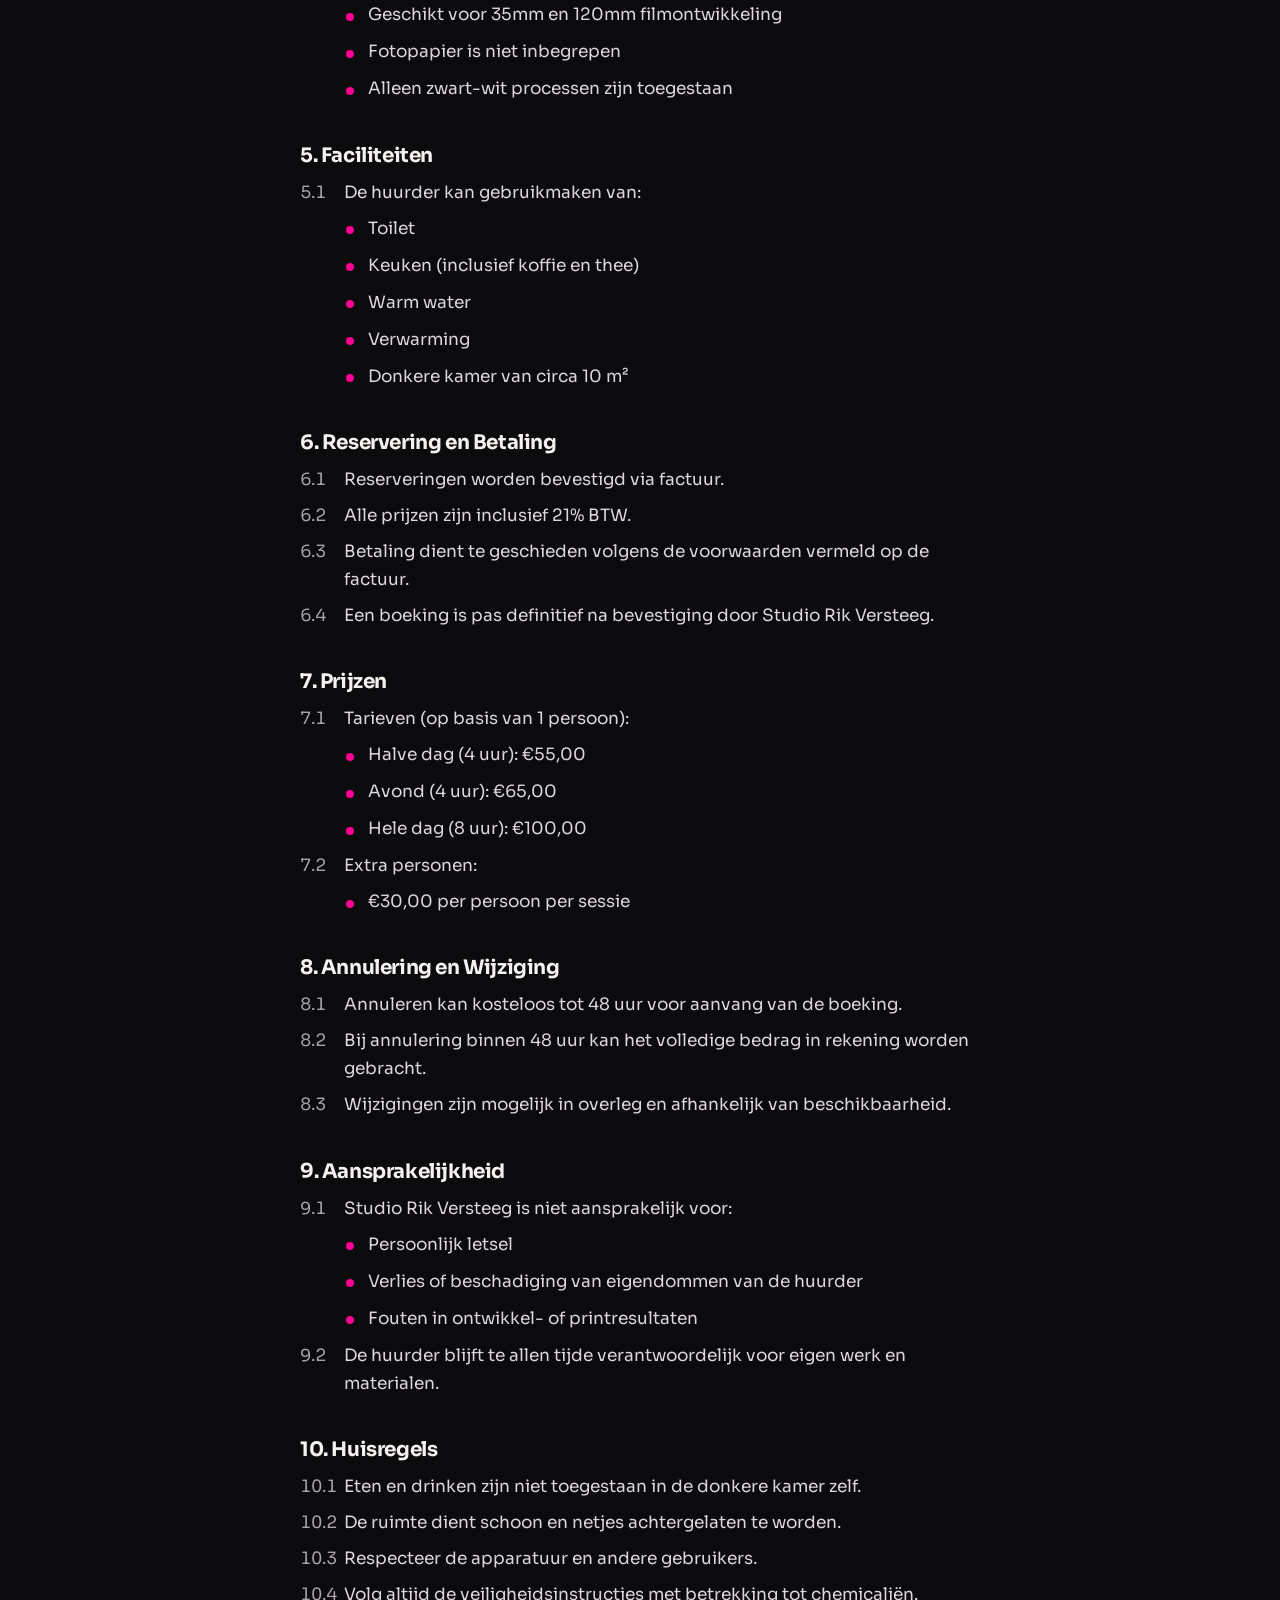
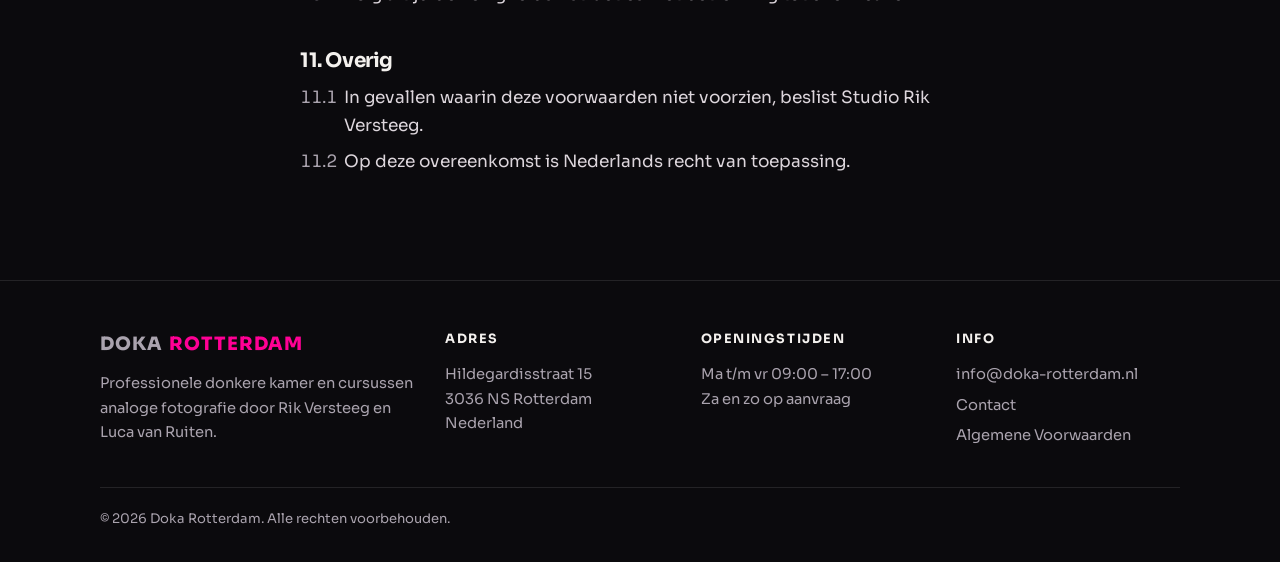
<file: terms.html>
<!DOCTYPE html>
<html lang="nl-NL">
<head>
    <meta charset="UTF-8">
    <meta name="viewport" content="width=device-width, initial-scale=1.0">
    <link rel="preconnect" href="https://fonts.googleapis.com">
    <link rel="preconnect" href="https://fonts.gstatic.com" crossorigin>
    <link href="https://fonts.googleapis.com/css2?family=Sora:wght@100..800&display=swap" rel="stylesheet">
    <link rel="stylesheet" href="style/main.css">
    <link rel="icon" type="image/png" href="images/logo/logo_icon.png">
    <script src="script/main.js" defer></script>

    <title>Algemene Voorwaarden – Doka Rotterdam</title>
    <meta name="description" content="Algemene voorwaarden voor het huren van de donkere kamer bij Studio Rik Versteeg in Rotterdam. Lees onze regels over gebruik, annulering en aansprakelijkheid.">
    <meta name="author" content="Studio Rik Versteeg">
    <link rel="canonical" href="https://www.doka-rotterdam.nl/terms.html">

    <meta property="og:type" content="website">
    <meta property="og:url" content="https://www.doka-rotterdam.nl/terms.html">
    <meta property="og:title" content="Algemene Voorwaarden – Doka Rotterdam">
    <meta property="og:description" content="Algemene voorwaarden voor verhuur van de donkere kamer bij Studio Rik Versteeg, Rotterdam.">
    <meta property="og:image" content="https://www.doka-rotterdam.nl/images/compressed/web/1.jpg">
    <meta property="og:locale" content="nl_NL">
    <meta property="og:site_name" content="Doka Rotterdam">
</head>
<body>
    <header class="site-header">
        <div class="wrap">
            <a class="brand" href="index.html">DOKA <span>ROTTERDAM</span></a>
            <button class="nav-toggle" aria-label="Menu" aria-expanded="false" aria-controls="nav"><span></span></button>
            <nav class="nav" id="nav">
                <a href="index.html">HOME</a>
                <a href="impression.html">DOKA</a>
                <a href="cursus.html">CURSUS</a>
                <a href="team.html">TEAM</a>
                <a href="reserveren.html" class="nav-cta">RESERVEREN</a>
            </nav>
        </div>
    </header>

    <main>
        <section class="section">
            <div class="wrap prose">
                <span class="eyebrow">Studio Rik Versteeg</span>
                <h1 class="section-title" style="font-size: clamp(2rem, 5vw, 3rem)">Algemene Voorwaarden – Verhuur Donkere Kamer</h1>

                <h2>1. Algemeen</h2>
                <ol>
                    <li><span class="n">1.1</span>Deze algemene voorwaarden zijn van toepassing op alle verhuur van de donkere kamer door Studio Rik Versteeg.</li>
                    <li><span class="n">1.2</span>Door het boeken van een sessie gaat de huurder akkoord met deze voorwaarden.</li>
                    <li><span class="n">1.3</span>Studio Rik Versteeg behoudt zich het recht voor deze voorwaarden te wijzigen.</li>
                </ol>

                <h2>2. Gebruik van de Donkere Kamer</h2>
                <ol>
                    <li><span class="n">2.1</span>De donkere kamer is uitsluitend bedoeld voor het ontwikkelen en afdrukken van zwart-wit fotografie.</li>
                    <li><span class="n">2.2</span>Gebruik van de ruimte gebeurt op eigen risico.</li>
                    <li><span class="n">2.3</span>De huurder dient zorgvuldig om te gaan met alle aanwezige apparatuur en materialen.</li>
                    <li><span class="n">2.4</span>Schade door onjuist gebruik of nalatigheid wordt in rekening gebracht bij de huurder.</li>
                    <li><span class="n">2.5</span>Het is niet toegestaan om zonder toestemming aanpassingen te doen aan de opstelling of apparatuur.</li>
                </ol>

                <h2>3. Introductie en Begeleiding</h2>
                <ol>
                    <li><span class="n">3.1</span>Voor aanvang van elke huurperiode krijgt de huurder een korte introductie over het gebruik van de donkere kamer.</li>
                    <li><span class="n">3.2</span>Tijdens deze introductie wordt uitleg gegeven over o.a. het opwarmen van chemicaliën en het ontwikkelproces.</li>
                    <li><span class="n">3.3</span>Na de introductie werkt de huurder zelfstandig, maar kan altijd hulp vragen aan aanwezig personeel.</li>
                </ol>

                <h2>4. Specificaties en Materialen</h2>
                <ol>
                    <li><span class="n">4.1</span>De verhuur omvat het gebruik van:
                        <ul class="list">
                            <li>Durst M605 vergroter met 75mm lens (F4–F22) en gradatiesliders</li>
                            <li>Ontwikkelbakken, tangen en safelight</li>
                            <li>Droogkast (±30 minuten droogtijd)</li>
                            <li>Chemicaliën voor maximaal 10 A4 prints (exclusief teststroken)</li>
                        </ul>
                    </li>
                    <li><span class="n">4.2</span>Extra gebruik van chemicaliën:
                        <ul class="list">
                            <li>Voor elke extra 10 prints wordt €10,00 in rekening gebracht</li>
                        </ul>
                    </li>
                    <li><span class="n">4.3</span>Overig:
                        <ul class="list">
                            <li>Afdrukken mogelijk tot 60x60 cm (op aanvraag)</li>
                            <li>Geschikt voor 35mm en 120mm filmontwikkeling</li>
                            <li>Fotopapier is niet inbegrepen</li>
                            <li>Alleen zwart-wit processen zijn toegestaan</li>
                        </ul>
                    </li>
                </ol>

                <h2>5. Faciliteiten</h2>
                <ol>
                    <li><span class="n">5.1</span>De huurder kan gebruikmaken van:
                        <ul class="list">
                            <li>Toilet</li>
                            <li>Keuken (inclusief koffie en thee)</li>
                            <li>Warm water</li>
                            <li>Verwarming</li>
                            <li>Donkere kamer van circa 10 m²</li>
                        </ul>
                    </li>
                </ol>

                <h2>6. Reservering en Betaling</h2>
                <ol>
                    <li><span class="n">6.1</span>Reserveringen worden bevestigd via factuur.</li>
                    <li><span class="n">6.2</span>Alle prijzen zijn inclusief 21% BTW.</li>
                    <li><span class="n">6.3</span>Betaling dient te geschieden volgens de voorwaarden vermeld op de factuur.</li>
                    <li><span class="n">6.4</span>Een boeking is pas definitief na bevestiging door Studio Rik Versteeg.</li>
                </ol>

                <h2>7. Prijzen</h2>
                <ol>
                    <li><span class="n">7.1</span>Tarieven (op basis van 1 persoon):
                        <ul class="list">
                            <li>Halve dag (4 uur): €55,00</li>
                            <li>Avond (4 uur): €65,00</li>
                            <li>Hele dag (8 uur): €100,00</li>
                        </ul>
                    </li>
                    <li><span class="n">7.2</span>Extra personen:
                        <ul class="list">
                            <li>€30,00 per persoon per sessie</li>
                        </ul>
                    </li>
                </ol>

                <h2>8. Annulering en Wijziging</h2>
                <ol>
                    <li><span class="n">8.1</span>Annuleren kan kosteloos tot 48 uur voor aanvang van de boeking.</li>
                    <li><span class="n">8.2</span>Bij annulering binnen 48 uur kan het volledige bedrag in rekening worden gebracht.</li>
                    <li><span class="n">8.3</span>Wijzigingen zijn mogelijk in overleg en afhankelijk van beschikbaarheid.</li>
                </ol>

                <h2>9. Aansprakelijkheid</h2>
                <ol>
                    <li><span class="n">9.1</span>Studio Rik Versteeg is niet aansprakelijk voor:
                        <ul class="list">
                            <li>Persoonlijk letsel</li>
                            <li>Verlies of beschadiging van eigendommen van de huurder</li>
                            <li>Fouten in ontwikkel- of printresultaten</li>
                        </ul>
                    </li>
                    <li><span class="n">9.2</span>De huurder blijft te allen tijde verantwoordelijk voor eigen werk en materialen.</li>
                </ol>

                <h2>10. Huisregels</h2>
                <ol>
                    <li><span class="n">10.1</span>Eten en drinken zijn niet toegestaan in de donkere kamer zelf.</li>
                    <li><span class="n">10.2</span>De ruimte dient schoon en netjes achtergelaten te worden.</li>
                    <li><span class="n">10.3</span>Respecteer de apparatuur en andere gebruikers.</li>
                    <li><span class="n">10.4</span>Volg altijd de veiligheidsinstructies met betrekking tot chemicaliën.</li>
                </ol>

                <h2>11. Overig</h2>
                <ol>
                    <li><span class="n">11.1</span>In gevallen waarin deze voorwaarden niet voorzien, beslist Studio Rik Versteeg.</li>
                    <li><span class="n">11.2</span>Op deze overeenkomst is Nederlands recht van toepassing.</li>
                </ol>
            </div>
        </section>
    </main>

    <footer class="site-footer">
        <div class="wrap">
            <div class="cols">
                <div>
                    <a class="brand" href="index.html">DOKA <span>ROTTERDAM</span></a>
                    <p style="margin-top: 12px">Professionele donkere kamer en cursussen analoge fotografie door Rik Versteeg en Luca van Ruiten.</p>
                </div>
                <div>
                    <h4>Adres</h4>
                    <address><a href="https://maps.app.goo.gl/UmLGHMcnTGEYaz4e9" target="_blank" rel="noopener">Hildegardisstraat 15<br>3036 NS Rotterdam<br>Nederland</a></address>
                </div>
                <div>
                    <h4>Openingstijden</h4>
                    <p>Ma t/m vr 09:00 – 17:00<br>Za en zo op aanvraag</p>
                </div>
                <div>
                    <h4>Info</h4>
                    <ul>
                        <li><a href="mailto:info@doka-rotterdam.nl">info@doka-rotterdam.nl</a></li>
                        <li><a href="contact.html">Contact</a></li>
                        <li><a href="terms.html">Algemene Voorwaarden</a></li>
                    </ul>
                </div>
            </div>
            <p class="legal">&copy; 2026 Doka Rotterdam. Alle rechten voorbehouden.</p>
        </div>
    </footer>
</body>
</html>
</file>
<file: style/main.css>
/* ==========================================================================
   Doka Rotterdam — shared stylesheet
   One file for every page. Design tokens live in :root; change them there.
   ========================================================================== */

:root {
    --bg: #0b0a0d;
    --surface: #151318;
    --surface-2: #1d1a21;
    --border: rgba(255, 255, 255, 0.1);
    --text: #f4f1ee;
    --muted: #aaa3ae;
    --accent: #ff0095;          /* brand magenta (safelight) */
    --accent-hover: #ff3daf;
    --accent-soft: rgba(255, 0, 149, 0.12);
    --blue: #093496;            /* secondary brand blue */

    --radius: 18px;
    --radius-sm: 10px;
    --max: 1160px;
    --gutter: clamp(16px, 4vw, 40px);
    --header-h: 72px;

    --font: "Sora", system-ui, -apple-system, "Segoe UI", sans-serif;
}

/* ---------- Reset & base ---------- */

*, *::before, *::after { box-sizing: border-box; }

* { margin: 0; padding: 0; }

html { scroll-behavior: smooth; -webkit-text-size-adjust: 100%; }

[id] { scroll-margin-top: calc(var(--header-h) + 16px); }

body {
    background: var(--bg);
    color: var(--text);
    font-family: var(--font);
    font-size: 17px;
    line-height: 1.65;
    min-height: 100vh;
    display: flex;
    flex-direction: column;
    -webkit-font-smoothing: antialiased;
}

main { flex: 1; }

img, video { display: block; max-width: 100%; }

a { color: inherit; }

h1, h2, h3 { line-height: 1.15; letter-spacing: -0.02em; font-weight: 700; }

p + p { margin-top: 1em; }

::selection { background: var(--accent); color: #fff; }

:focus-visible { outline: 2px solid var(--accent); outline-offset: 3px; }

/* ---------- Layout helpers ---------- */

.wrap {
    width: 100%;
    max-width: var(--max);
    margin: 0 auto;
    padding: 0 var(--gutter);
}

.section { padding: clamp(48px, 8vw, 96px) 0; }
.section--tight { padding-top: 0; }

.eyebrow {
    display: inline-block;
    font-size: 0.78rem;
    font-weight: 600;
    letter-spacing: 0.14em;
    text-transform: uppercase;
    color: var(--accent);
    margin-bottom: 14px;
}

.section-title {
    font-size: clamp(1.7rem, 3.4vw, 2.5rem);
    margin-bottom: 20px;
}

.lead { font-size: 1.15rem; color: var(--text); }

.muted { color: var(--muted); }

.sr-only {
    position: absolute;
    width: 1px;
    height: 1px;
    overflow: hidden;
    clip: rect(0 0 0 0);
    white-space: nowrap;
}

.grid-2 {
    display: grid;
    grid-template-columns: repeat(2, minmax(0, 1fr));
    gap: 24px;
}

.grid-3 {
    display: grid;
    grid-template-columns: repeat(3, minmax(0, 1fr));
    gap: 24px;
}

.split {
    display: grid;
    grid-template-columns: 1.1fr 1fr;
    gap: clamp(28px, 5vw, 64px);
    align-items: center;
}

/* ---------- Site header / navigation ---------- */

.site-header {
    position: sticky;
    top: 0;
    z-index: 50;
    height: var(--header-h);
    background: rgba(11, 10, 13, 0.82);
    backdrop-filter: blur(14px);
    -webkit-backdrop-filter: blur(14px);
    border-bottom: 1px solid var(--border);
}

.site-header--overlay {
    position: fixed;
    left: 0;
    right: 0;
    background: linear-gradient(to bottom, rgba(0, 0, 0, 0.55), transparent);
    backdrop-filter: none;
    -webkit-backdrop-filter: none;
    border-bottom: none;
}

.site-header .wrap {
    height: 100%;
    display: flex;
    align-items: center;
    justify-content: space-between;
    gap: 24px;
}

.brand {
    font-weight: 800;
    font-size: 1.15rem;
    letter-spacing: 0.06em;
    text-decoration: none;
    white-space: nowrap;
}

.brand span { color: var(--accent); }

.nav { display: flex; align-items: center; gap: 4px; }

.nav a {
    text-decoration: none;
    font-size: 0.85rem;
    font-weight: 600;
    letter-spacing: 0.08em;
    padding: 9px 14px;
    border-radius: 999px;
    color: var(--text);
    transition: background-color 0.2s, color 0.2s;
}

.nav a:hover { background: rgba(255, 255, 255, 0.08); }

.nav a[aria-current="page"] { color: var(--accent); }

.nav a.nav-cta { background: var(--accent); color: #fff; margin-left: 8px; }
.nav a.nav-cta:hover { background: var(--accent-hover); }

.nav-toggle {
    display: none;
    background: none;
    border: 1px solid var(--border);
    border-radius: 999px;
    color: var(--text);
    width: 44px;
    height: 44px;
    cursor: pointer;
    align-items: center;
    justify-content: center;
}

.nav-toggle span,
.nav-toggle span::before,
.nav-toggle span::after {
    display: block;
    width: 18px;
    height: 2px;
    background: currentColor;
    border-radius: 2px;
    position: relative;
    transition: transform 0.25s, background-color 0.25s;
}

.nav-toggle span::before,
.nav-toggle span::after { content: ""; position: absolute; left: 0; }
.nav-toggle span::before { top: -6px; }
.nav-toggle span::after { top: 6px; }

.nav-open .nav-toggle span { background: transparent; }
.nav-open .nav-toggle span::before { transform: translateY(6px) rotate(45deg); }
.nav-open .nav-toggle span::after { transform: translateY(-6px) rotate(-45deg); }

/* ---------- Buttons ---------- */

.btn {
    display: inline-flex;
    align-items: center;
    justify-content: center;
    gap: 8px;
    padding: 13px 24px;
    border-radius: 999px;
    font-family: var(--font);
    font-weight: 600;
    font-size: 0.95rem;
    text-decoration: none;
    border: 1px solid transparent;
    cursor: pointer;
    transition: background-color 0.2s, color 0.2s, border-color 0.2s, transform 0.2s;
}

.btn:hover { transform: translateY(-1px); }

.btn--primary { background: var(--accent); color: #fff; }
.btn--primary:hover { background: var(--accent-hover); }

.btn--ghost { border-color: rgba(255, 255, 255, 0.35); color: #fff; }
.btn--ghost:hover { background: #fff; color: #000; }

.btn-row { display: flex; flex-wrap: wrap; gap: 12px; margin-top: 28px; }

/* ---------- Page hero (sub pages) ---------- */

.page-hero {
    position: relative;
    overflow: hidden;
    padding: clamp(72px, 12vw, 140px) 0 clamp(48px, 7vw, 80px);
    border-bottom: 1px solid var(--border);
}

.page-hero::before {
    content: "";
    position: absolute;
    inset: -40px;
    background-image: var(--hero-img);
    background-size: cover;
    background-position: center;
    filter: saturate(0) blur(14px) brightness(0.35);
    z-index: -2;
}

.page-hero::after {
    content: "";
    position: absolute;
    inset: 0;
    background: linear-gradient(to bottom, transparent 40%, var(--bg));
    z-index: -1;
}

.page-hero h1 {
    font-size: clamp(2.4rem, 7vw, 4.8rem);
    font-weight: 800;
    letter-spacing: -0.035em;
    max-width: 14ch;
}

.page-hero h1 em { font-style: normal; color: var(--accent); }

.page-hero .lead { max-width: 60ch; margin-top: 20px; color: #ddd6dc; }

/* ---------- Cards & lists ---------- */

.card {
    background: var(--surface);
    border: 1px solid var(--border);
    border-radius: var(--radius);
    padding: clamp(22px, 3vw, 32px);
}

.card h3 { font-size: 1.2rem; margin-bottom: 14px; }

.card .card-label {
    font-size: 0.75rem;
    font-weight: 600;
    letter-spacing: 0.12em;
    text-transform: uppercase;
    color: var(--muted);
    margin: 22px 0 10px;
}

.card h3 + .card-label { margin-top: 0; }

.card--accent { background: linear-gradient(160deg, rgba(255, 0, 149, 0.16), var(--surface) 60%); border-color: rgba(255, 0, 149, 0.35); }

.list { list-style: none; }

.list li {
    position: relative;
    padding-left: 22px;
    margin-bottom: 9px;
    color: #ddd6dc;
}

.list li::before {
    content: "";
    position: absolute;
    left: 0;
    top: 0.68em;
    width: 8px;
    height: 8px;
    border-radius: 50%;
    background: var(--accent);
}

.list--minus li::before { background: transparent; border: 2px solid var(--muted); }

.photo {
    border-radius: var(--radius);
    overflow: hidden;
    background: var(--surface);
}

.photo img { width: 100%; height: 100%; object-fit: cover; }

.photo--bw img { filter: saturate(0.15) contrast(1.08); transition: filter 0.5s; }
.photo--bw:hover img { filter: none; }

/* ---------- Home ---------- */

.home-hero {
    position: relative;
    height: 100vh;
    height: 100svh;
    min-height: 520px;
    overflow: hidden;
    background: #000;
}

.track {
    display: flex;
    width: max-content;
    height: 100%;
    animation: scroll 80s linear infinite;
    will-change: transform;
    backface-visibility: hidden;
}

/* Explicit width, not just flex-basis: Firefox ignores flex-basis when
   sizing a max-content flex container, which left the track 0px wide
   (so translateX(-50%) moved nothing). */
.track .image {
    flex: none;
    width: 100vw;
    height: 100%;
    background-size: cover;
    background-position: center;
}

#overlay {
    position: absolute;
    inset: 0;
    background-color: rgb(7, 9, 32);
    mix-blend-mode: lighten;
    z-index: 1;
}

.home-hero__logo {
    position: absolute;
    inset: 0;
    display: flex;
    align-items: center;
    justify-content: center;
    mix-blend-mode: exclusion;
    z-index: 2;
    pointer-events: none;
}

.home-hero__logo img { width: min(78vw, 600px); }

.home-hero__content {
    position: absolute;
    left: 0;
    right: 0;
    bottom: clamp(32px, 7vh, 72px);
    z-index: 3;
    text-align: center;
    padding: 0 var(--gutter);
}

.home-hero__content p {
    font-size: clamp(0.95rem, 2vw, 1.15rem);
    letter-spacing: 0.04em;
    text-shadow: 0 1px 12px rgba(0, 0, 0, 0.6);
}

.home-hero__content .btn-row { justify-content: center; margin-top: 18px; }

.feature {
    display: flex;
    flex-direction: column;
    text-decoration: none;
    transition: border-color 0.2s, transform 0.2s;
}

.feature:hover { border-color: rgba(255, 0, 149, 0.5); transform: translateY(-3px); }

.feature .num { font-size: 0.8rem; color: var(--accent); font-weight: 700; letter-spacing: 0.1em; margin-bottom: 18px; }

.feature h3 { font-size: 1.35rem; }

.feature p { color: var(--muted); flex: 1; }

.feature .arrow { margin-top: 20px; font-weight: 600; color: var(--accent); }

@keyframes scroll {
    from { transform: translate3d(0, 0, 0); }
    to   { transform: translate3d(-50%, 0, 0); }
}

@media (prefers-reduced-motion: reduce) {
    .track { animation: none; }
    html { scroll-behavior: auto; }
}

/* ---------- Doka gallery ---------- */

.gallery {
    columns: 3 260px;
    column-gap: 16px;
}

.gallery figure {
    break-inside: avoid;
    margin-bottom: 16px;
    border-radius: var(--radius-sm);
    overflow: hidden;
    background: var(--surface);
}

.gallery img, .gallery video { width: 100%; height: auto; }

/* ---------- Course page ---------- */

.timeline { list-style: none; position: relative; }

.timeline li {
    display: grid;
    grid-template-columns: 140px 1fr;
    gap: 24px;
    padding: 26px 0;
    border-top: 1px solid var(--border);
}

.timeline li:last-child { border-bottom: 1px solid var(--border); }

.timeline-time { font-weight: 700; color: var(--accent); white-space: nowrap; }

.timeline-body strong { display: block; font-size: 1.1rem; margin-bottom: 6px; }

.timeline-body p { color: var(--muted); }

.dates {
    list-style: none;
    display: grid;
    grid-template-columns: repeat(auto-fill, minmax(190px, 1fr));
    gap: 14px;
}

.date-card {
    position: relative;
    background: var(--surface);
    border: 1px solid var(--border);
    border-radius: var(--radius);
    padding: 20px 22px;
}

.date-card .day { display: block; font-size: 0.8rem; color: var(--muted); text-transform: uppercase; letter-spacing: 0.1em; }
.date-card .date { display: block; font-size: 1.45rem; font-weight: 700; margin-top: 4px; }
.date-card .year { display: block; color: var(--muted); }

.date-card.is-next { border-color: var(--accent); background: linear-gradient(160deg, rgba(255, 0, 149, 0.2), var(--surface) 70%); }

.date-card.is-next::before {
    content: "Eerstvolgende";
    display: inline-block;
    margin-bottom: 10px;
    font-size: 0.7rem;
    font-weight: 700;
    letter-spacing: 0.06em;
    text-transform: uppercase;
    background: var(--accent);
    color: #fff;
    padding: 3px 9px;
    border-radius: 999px;
}

.date-card.is-past { display: none; }

.course-head {
    border-top: 1px solid var(--border);
    padding-bottom: clamp(24px, 4vw, 40px);
}

.course-title {
    font-size: clamp(2rem, 5vw, 3.4rem);
    font-weight: 800;
    letter-spacing: -0.03em;
    max-width: 18ch;
}

.course-title em { font-style: normal; color: var(--accent); }

.course-head .lead { max-width: 62ch; margin-top: 18px; }

.course-card { display: flex; flex-direction: column; }
.course-card h3 { font-size: 1.4rem; margin-bottom: 6px; }
.course-card .time { color: var(--muted); font-size: 0.9rem; margin-bottom: 14px; }
.course-card .btn-row { margin-top: auto; padding-top: 24px; }

.badge.badge--ghost { background: transparent; border: 1px solid var(--accent); color: var(--accent); }

.facts { display: grid; grid-template-columns: max-content 1fr; gap: 10px 24px; }
.facts dt { color: var(--muted); }
.facts dd { font-weight: 500; }

/* ---------- Pricing (reserveren) ---------- */

.price-card { display: flex; flex-direction: column; }

.price-card h3 { font-size: 1.3rem; margin-bottom: 4px; }

.price-card .time { color: var(--muted); }

.price-card .price {
    font-size: 2.6rem;
    font-weight: 800;
    letter-spacing: -0.03em;
    margin: 26px 0 4px;
}

.price-card .vat { color: var(--muted); font-size: 0.85rem; margin-bottom: 24px; }

.price-card .btn { margin-top: auto; }

.badge {
    align-self: flex-start;
    font-size: 0.72rem;
    font-weight: 700;
    letter-spacing: 0.08em;
    text-transform: uppercase;
    background: var(--accent);
    color: #fff;
    padding: 4px 10px;
    border-radius: 999px;
    margin-bottom: 14px;
}

.reviews { columns: 3 280px; column-gap: 20px; }

.review {
    break-inside: avoid;
    margin: 0 0 20px;
    background: var(--surface);
    border: 1px solid var(--border);
    border-radius: var(--radius);
    padding: 28px;
}

.review p { color: #ddd6dc; }

.review footer { margin-top: 18px; font-weight: 600; }

/* ---------- Team ---------- */

.team-card { padding: 0; overflow: hidden; display: flex; flex-direction: column; }

.team-card img { width: 100%; aspect-ratio: 1 / 1; object-fit: cover; filter: saturate(0); transition: filter 0.5s; }
.team-card:hover img { filter: none; }

.team-card .body { padding: clamp(22px, 3vw, 32px); display: flex; flex-direction: column; flex: 1; }

.team-card h2 { font-size: 1.5rem; margin-bottom: 14px; }

.team-card p { color: #ddd6dc; }

.team-card .btn { margin-top: 24px; align-self: flex-start; }

/* ---------- Contact ---------- */

.contact-mail {
    display: inline-block;
    font-size: clamp(1.3rem, 4vw, 2rem);
    font-weight: 700;
    color: var(--accent);
    text-decoration: none;
    border-bottom: 2px solid transparent;
    transition: border-color 0.2s;
    word-break: break-all;
}

.contact-mail:hover { border-color: var(--accent); }

/* ---------- Terms ---------- */

.prose { max-width: 760px; }

.prose h2 { font-size: 1.25rem; margin: 40px 0 12px; }

.prose p { color: #ddd6dc; }

.prose ol { list-style: none; }

.prose ol > li { color: #ddd6dc; margin-bottom: 8px; padding-left: 44px; position: relative; }

.prose ol > li > .n { position: absolute; left: 0; color: var(--muted); font-variant-numeric: tabular-nums; }

.prose ul { margin: 8px 0 4px 2px; }

/* ---------- Footer ---------- */

.site-footer {
    border-top: 1px solid var(--border);
    padding: 48px 0 32px;
    font-size: 0.92rem;
    color: var(--muted);
}

.site-footer .cols {
    display: grid;
    grid-template-columns: 1.4fr 1fr 1fr 1fr;
    gap: 32px;
}

.site-footer h4 { color: var(--text); font-size: 0.8rem; letter-spacing: 0.12em; text-transform: uppercase; margin-bottom: 12px; }

.site-footer a { text-decoration: none; transition: color 0.2s; }
.site-footer a:hover { color: var(--accent); }

.site-footer ul { list-style: none; }
.site-footer li + li { margin-top: 6px; }

.site-footer address { font-style: normal; }

.site-footer .legal { margin-top: 40px; padding-top: 20px; border-top: 1px solid var(--border); font-size: 0.82rem; }

/* ---------- Responsive ---------- */

@media (max-width: 960px) {
    .site-footer .cols { grid-template-columns: 1fr 1fr; }
    .grid-3 { grid-template-columns: 1fr; }
    .split { grid-template-columns: 1fr; }
}

@media (max-width: 860px) {
    .nav-toggle { display: inline-flex; }

    .nav {
        position: fixed;
        top: var(--header-h);
        left: 0;
        right: 0;
        flex-direction: column;
        align-items: stretch;
        gap: 2px;
        padding: 12px var(--gutter) 24px;
        background: var(--bg);
        border-bottom: 1px solid var(--border);
        transform: translateY(-8px);
        opacity: 0;
        visibility: hidden;
        transition: opacity 0.2s, transform 0.2s, visibility 0.2s;
    }

    .nav-open .nav { opacity: 1; transform: none; visibility: visible; }
    .site-header.nav-open { background: var(--bg); backdrop-filter: none; -webkit-backdrop-filter: none; }

    .nav a { font-size: 1rem; padding: 14px 16px; border-radius: var(--radius-sm); }
    .nav a.nav-cta { margin: 8px 0 0; text-align: center; border-radius: 999px; }
}

@media (max-width: 700px) {
    body { font-size: 16px; }
    .home-hero__content p { display: none; }
    .grid-2 { grid-template-columns: 1fr; }
    .timeline li { grid-template-columns: 1fr; gap: 6px; }
    .site-footer .cols { grid-template-columns: 1fr; gap: 28px; }
    .facts { grid-template-columns: 1fr; gap: 2px; }
    .facts dd { margin-bottom: 10px; }
}
</file>
